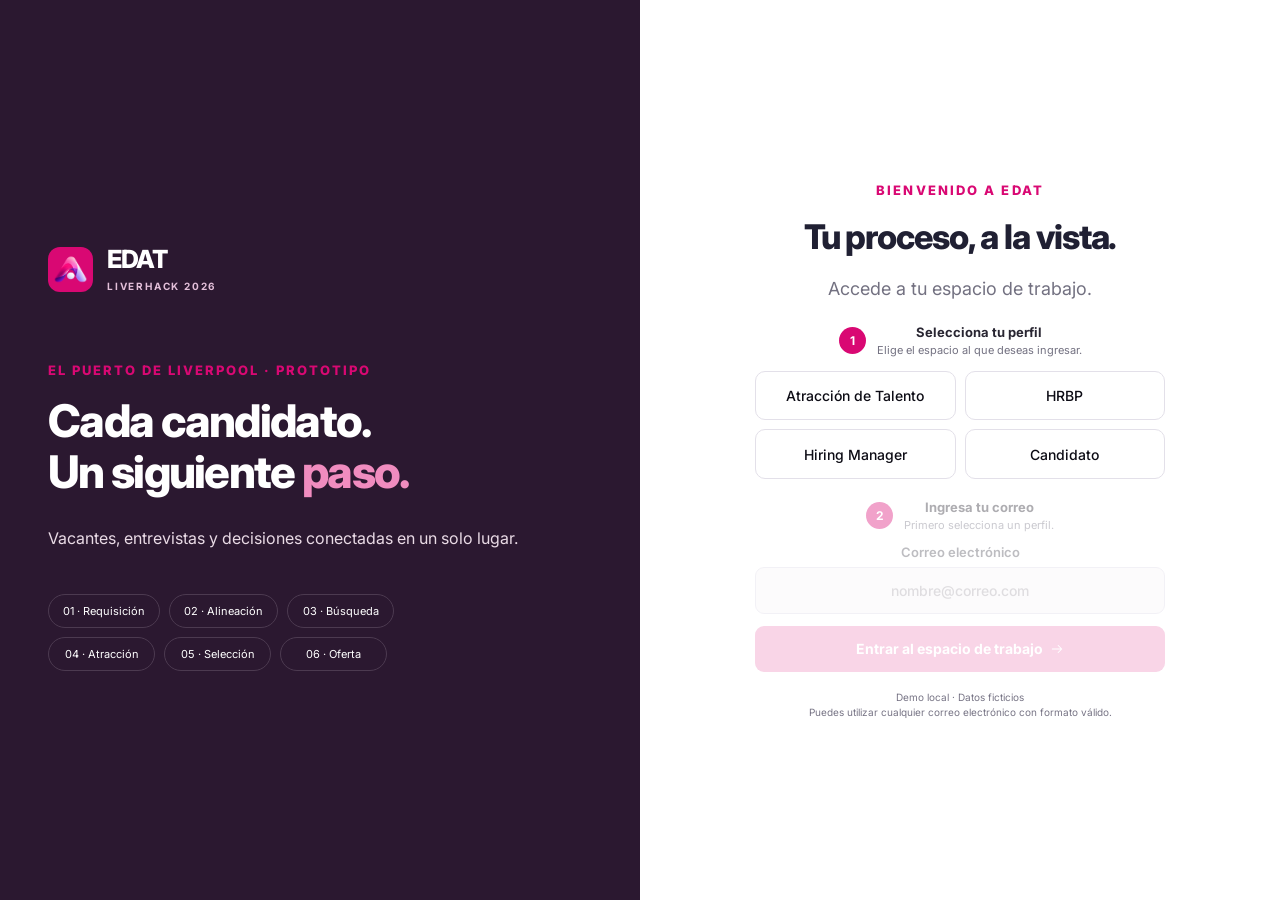
<file: index.html>
<!DOCTYPE html>
<html lang="es">

<head>

    <meta charset="UTF-8">

    <meta name="viewport" content="width=device-width, initial-scale=1.0">

    <title>
        EDAT | Iniciar sesión
    </title>

    <link rel="preconnect" href="https://fonts.googleapis.com">

    <link rel="preconnect" href="https://fonts.gstatic.com" crossorigin>

    <link href="https://fonts.googleapis.com/css2?family=Inter:wght@400;500;600;700;800&display=swap" rel="stylesheet">

    <link rel="stylesheet" href="css/login.css">

    <script src="js/login.js" defer></script>

</head>

<body>

    <main class="login-page">

        <section class="login-brand">

            <div class="brand-logo">

                <div class="brand-logo-box">
                    <img src="recursos/Logo EDAT.png" alt="EDAT">
                </div>

                <div class="brand-logo-text">

                    <strong>
                        EDAT
                    </strong>

                    <span>
                        LIVERHACK 2026
                    </span>

                </div>

            </div>

            <div class="brand-content">

                <span class="brand-eyebrow">

                    EL PUERTO DE LIVERPOOL · PROTOTIPO

                </span>

                <h1>

                    Cada candidato.

                    <br>

                    Un siguiente

                    <span>
                        paso.
                    </span>

                </h1>

                <p>

                    Vacantes, entrevistas y decisiones
                    conectadas en un solo lugar.

                </p>

            </div>

            <div class="brand-stages">

                <span>
                    01 · Requisición
                </span>

                <span>
                    02 · Alineación
                </span>

                <span>
                    03 · Búsqueda
                </span>

                <span>
                    04 · Atracción
                </span>

                <span>
                    05 · Selección
                </span>

                <span>
                    06 · Oferta
                </span>

            </div>

        </section>

        <section class="login-form-side">

            <div class="login-container">

                <header class="login-header">

                    <span class="login-eyebrow">

                        BIENVENIDO A EDAT

                    </span>

                    <h2>

                        Tu proceso, a la vista.

                    </h2>

                    <p>

                        Accede a tu espacio de trabajo.

                    </p>

                </header>

                <section id="stepOne" class="login-step">

                    <div class="step-heading">

                        <span class="step-number">
                            1
                        </span>

                        <div>

                            <strong>
                                Selecciona tu perfil
                            </strong>

                            <p>
                                Elige el espacio al que deseas ingresar.
                            </p>

                        </div>

                    </div>

                    <div class="role-grid">

                        <button class="role-button" type="button" data-role="recruiter">

                            Atracción de Talento

                        </button>

                        <button class="role-button" type="button" data-role="hrbp">

                            HRBP

                        </button>

                        <button class="role-button" type="button" data-role="manager">

                            Hiring Manager

                        </button>

                        <button class="role-button" type="button" data-role="candidate">

                            Candidato

                        </button>

                    </div>

                </section>

                <section id="stepTwo" class="login-step step-two disabled-step">

                    <div class="step-heading">

                        <span class="step-number">
                            2
                        </span>

                        <div>

                            <strong>
                                Ingresa tu correo
                            </strong>

                            <p id="selectedRoleText">
                                Primero selecciona un perfil.
                            </p>

                        </div>

                    </div>

                    <form id="loginForm" class="login-form" novalidate>

                        <div class="form-group">

                            <label for="email">

                                Correo electrónico

                            </label>

                            <input id="email" name="email" type="email" placeholder="nombre@correo.com"
                                autocomplete="email" disabled required>

                        </div>

                        <p id="loginMessage" class="login-message">
                        </p>

                        <button id="loginButton" class="login-button" type="submit" disabled>

                            Entrar al espacio de trabajo

                            <span>
                                <svg class="talento-icon" xmlns="http://www.w3.org/2000/svg" viewBox="0 0 24 24" fill="none" stroke="currentColor" stroke-width="1.8" stroke-linecap="round" stroke-linejoin="round" aria-hidden="true" focusable="false"><path d="M4 12h16m-6-6 6 6-6 6"/></svg>
                            </span>

                        </button>

                    </form>

                </section>

                <div class="demo-info">

                    <p>
                        Demo local · Datos ficticios
                    </p>

                    <p>
                        Puedes utilizar cualquier correo electrónico
                        con formato válido.
                    </p>

                </div>

            </div>

        </section>

    </main>

</body>

</html>
</file>
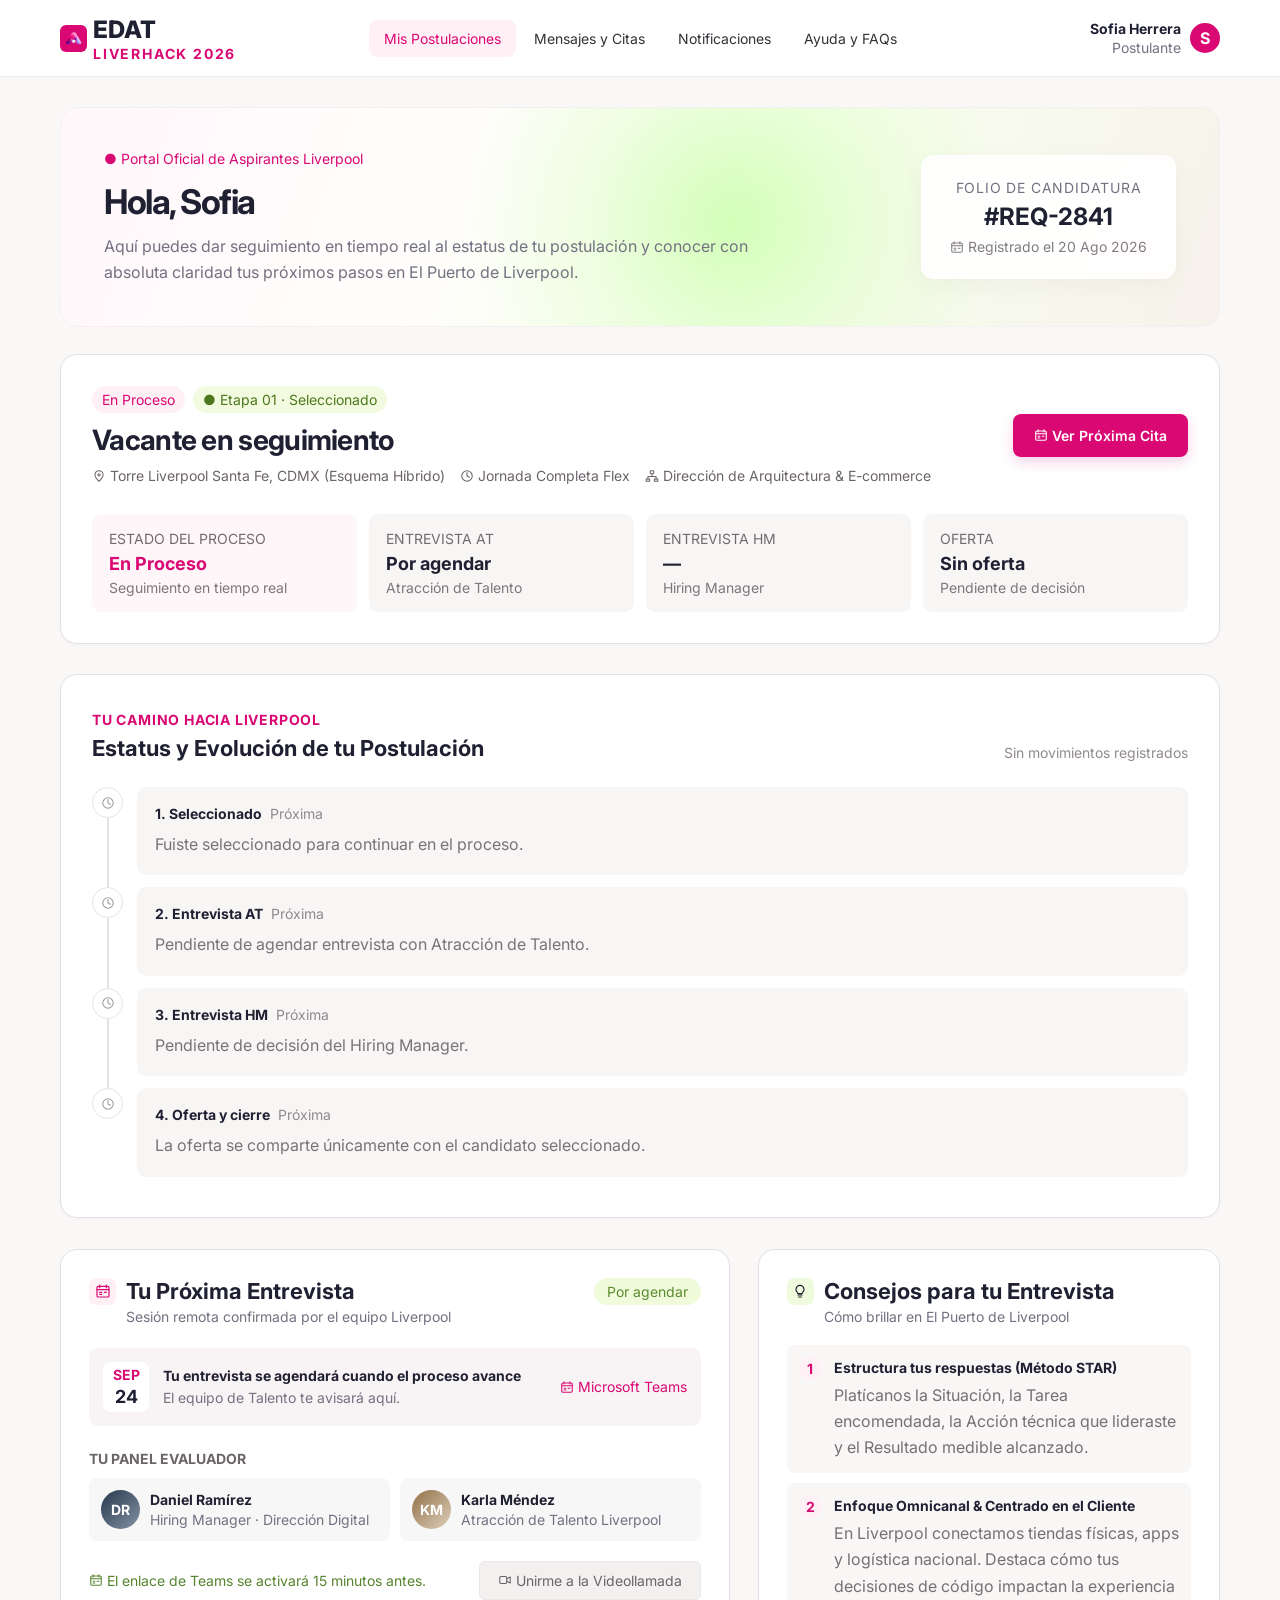
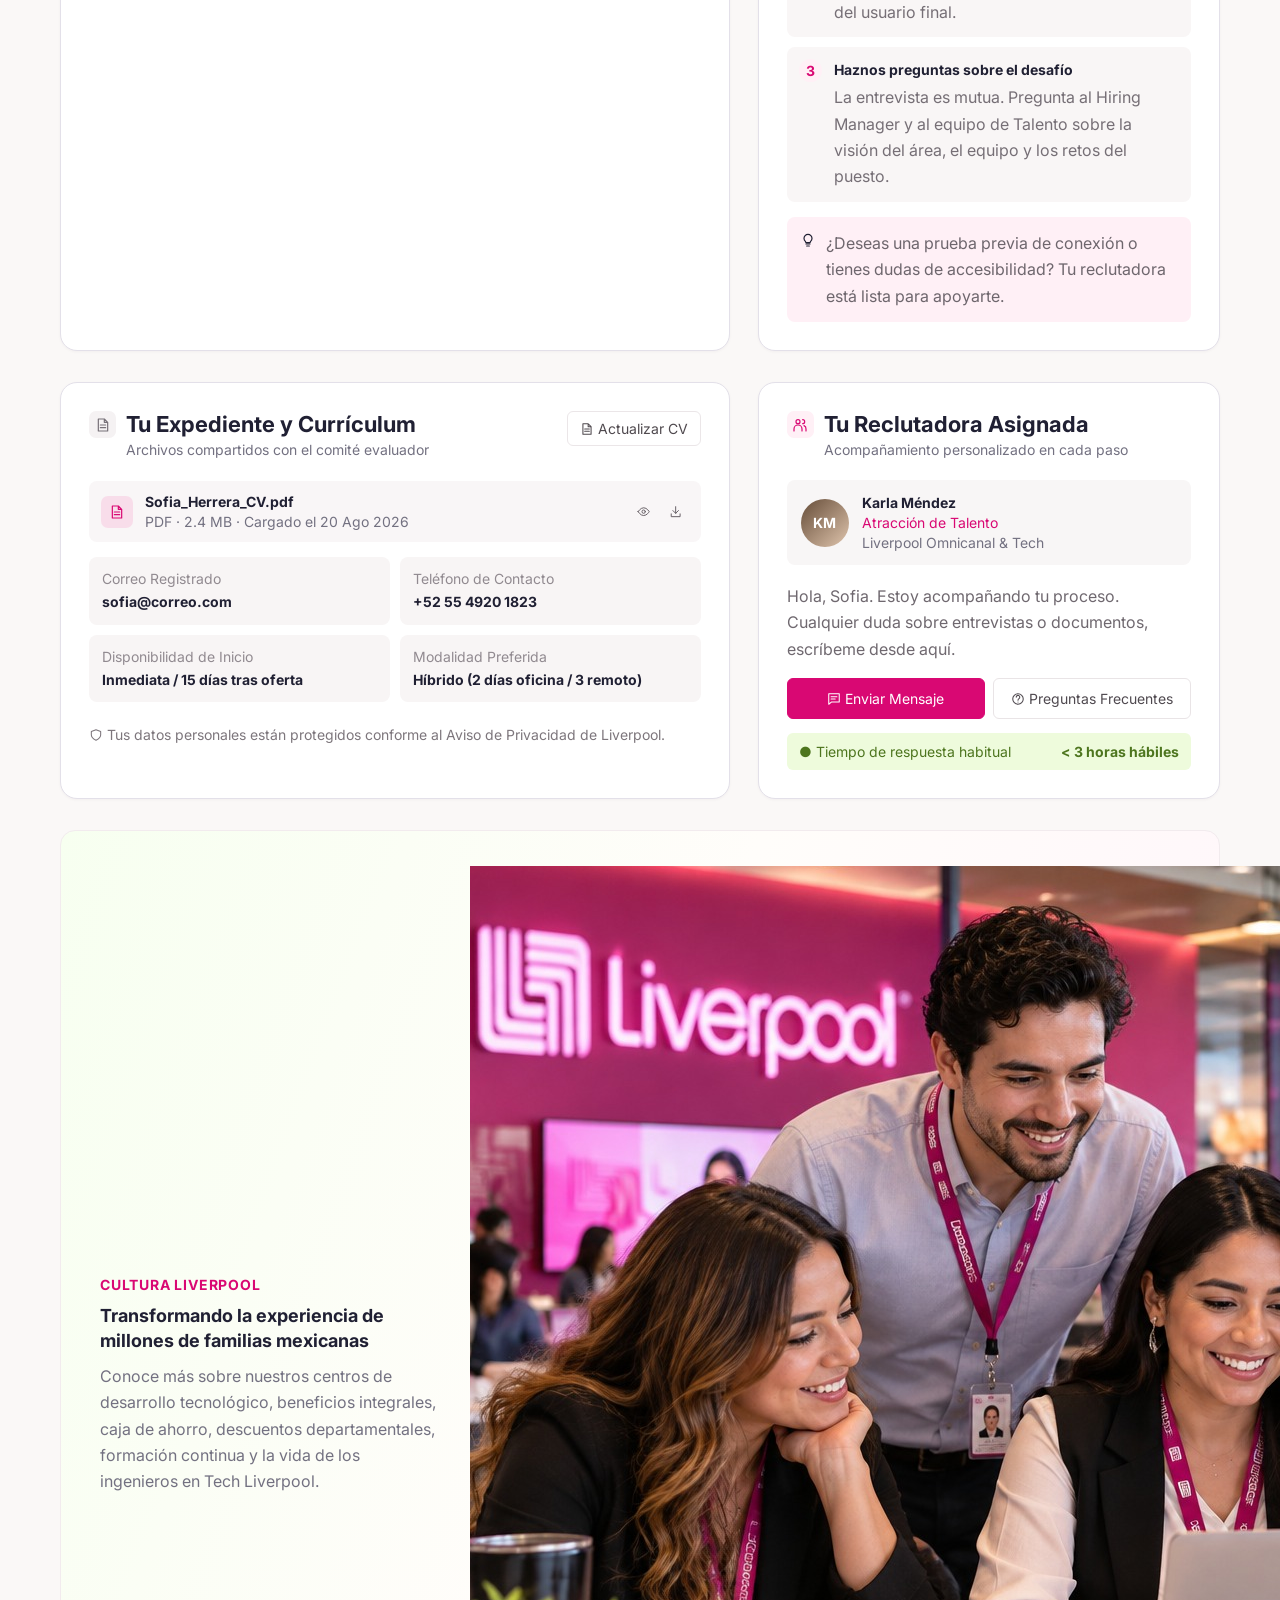
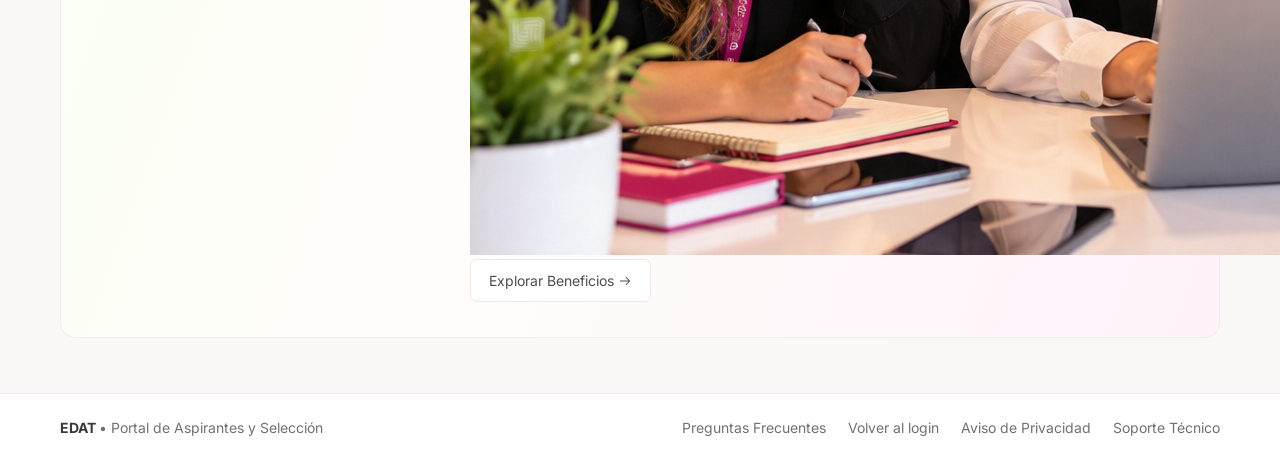
<file: html/candidato.html>
<!DOCTYPE html>
<html lang="es">

<head>
    <meta charset="UTF-8">

    <meta
        name="viewport"
        content="width=device-width, initial-scale=1.0"
    >

    <title>
        EDAT | Mi Postulación
    </title>

    <link
        rel="preconnect"
        href="https://fonts.googleapis.com"
    >

    <link
        rel="preconnect"
        href="https://fonts.gstatic.com"
        crossorigin
    >

    <link
        href="https://fonts.googleapis.com/css2?family=Inter:wght@400;500;600;700;800&display=swap"
        rel="stylesheet"
    >

    <link
        rel="stylesheet"
        href="../css/candidato.css"
    >

    <script
        src="../js/candidatos-db.js"
        defer
    ></script>

    <script
        src="../js/edat-flow.js"
        defer
    ></script>

    <script
        src="../js/candidato.js"
        defer
    ></script>
</head>

<body class="edat-candidate-page">

    <header class="topbar">

        <div class="topbar-inner">

            <div class="brand-group">

                <div class="puerto-brand">

                    <div class="puerto-icon"><img class="talento-logo-image" src="../recursos/Logo%20EDAT.png" alt="EDAT"></div>

                    <div class="puerto-copy">
                        <strong>
                            EDAT
                        </strong>

                        <span>
                            LIVERHACK 2026
                        </span>
                    </div>

                </div>

            </div>

            <nav class="main-nav">

                <button
                    class="nav-link active"
                    type="button"
                >
                    Mis Postulaciones
                </button>

                <button
                    class="nav-link"
                    type="button"
                    id="messagesNav"
                >
                    Mensajes y Citas
                </button>

                <button
                    class="nav-link"
                    type="button"
                    id="noticesNav"
                >
                    Notificaciones
                    <span id="noticesBadge" hidden>0</span>
                </button>

                <button
                    class="nav-link"
                    type="button"
                    id="faqNav"
                >
                    Ayuda y FAQs
                </button>

            </nav>

            <div class="nav-user">

                <div class="nav-user-copy">

                    <strong id="navCandidateName">
                        Sofía Valdés
                    </strong>

                    <span>
                        Postulante
                    </span>

                </div>

                <button class="nav-avatar" id="navAvatar" type="button" aria-label="Opciones de sesión" aria-expanded="false" aria-controls="edatAccountPanel">
                    S
                </button>

                <div class="edat-account-panel" id="edatAccountPanel" hidden><button
                    class="nav-link"
                    type="button"
                    id="exitButton"
                >Cerrar sesión</button></div>

            </div>

        </div>

    </header>

    <main class="page-container">

        <section class="welcome-card">

            <div class="welcome-copy">

                <span class="welcome-label">
                    ● Portal Oficial de Aspirantes Liverpool
                </span>

                <h1>
                    Hola,
                    <span id="candidateFirstName">
                        Sofía
                    </span>
                    
                </h1>

                <p>
                    Aquí puedes dar seguimiento en tiempo real al
                    estatus de tu postulación y conocer con absoluta
                    claridad tus próximos pasos en El Puerto de Liverpool.
                </p>

            </div>

            <div class="folio-card">

                <span>
                    FOLIO DE CANDIDATURA
                </span>

                <strong id="candidateFolio">
                    #REQ-2841
                </strong>

                <small>
                    <svg class="talento-icon" xmlns="http://www.w3.org/2000/svg" viewBox="0 0 24 24" fill="none" stroke="currentColor" stroke-width="1.8" stroke-linecap="round" stroke-linejoin="round" aria-hidden="true" focusable="false"><rect x="3" y="5" width="18" height="16" rx="2"/><path d="M7 3v4M17 3v4M3 10h18M7 14h3M14 14h3M7 17h3"/></svg> Registrado el 20 Ago 2026
                </small>

            </div>

        </section>

        <section class="job-card">

            <div class="job-header">

                <div>

                    <div class="job-badges">

                        <span class="pill pink-soft" id="jobStatusPill">
                            En Proceso
                        </span>

                        <span class="pill green-soft" id="jobStagePill">
                            ● Etapa 01 · Requisición
                        </span>

                    </div>

                    <h2 id="jobTitle">
                        Lead Fullstack Engineer Omnicanal
                    </h2>

                    <div class="job-metadata">

                        <span>
                            <svg class="talento-icon" xmlns="http://www.w3.org/2000/svg" viewBox="0 0 24 24" fill="none" stroke="currentColor" stroke-width="1.8" stroke-linecap="round" stroke-linejoin="round" aria-hidden="true" focusable="false"><path d="M19 10c0 5-7 11-7 11S5 15 5 10a7 7 0 1 1 14 0Z"/><circle cx="12" cy="10" r="2"/></svg> Torre Liverpool Santa Fe, CDMX
                            (Esquema Híbrido)
                        </span>

                        <span>
                            <svg class="talento-icon" xmlns="http://www.w3.org/2000/svg" viewBox="0 0 24 24" fill="none" stroke="currentColor" stroke-width="1.8" stroke-linecap="round" stroke-linejoin="round" aria-hidden="true" focusable="false"><circle cx="12" cy="12" r="9"/><path d="M12 6v6l4 2"/></svg> Jornada Completa Flex
                        </span>

                        <span>
                            <svg class="talento-icon" xmlns="http://www.w3.org/2000/svg" viewBox="0 0 24 24" fill="none" stroke="currentColor" stroke-width="1.8" stroke-linecap="round" stroke-linejoin="round" aria-hidden="true" focusable="false"><rect x="9" y="3" width="6" height="5" rx="1"/><path d="M12 8v5M5 17v-4h14v4"/><rect x="2" y="17" width="6" height="4"/><rect x="16" y="17" width="6" height="4"/></svg> Dirección de Arquitectura & E-commerce
                        </span>

                    </div>

                </div>

                <button
                    class="primary-small-button"
                    type="button"
                    id="nextAppointmentButton"
                >
                    <svg class="talento-icon" xmlns="http://www.w3.org/2000/svg" viewBox="0 0 24 24" fill="none" stroke="currentColor" stroke-width="1.8" stroke-linecap="round" stroke-linejoin="round" aria-hidden="true" focusable="false"><rect x="3" y="5" width="18" height="16" rx="2"/><path d="M7 3v4M17 3v4M3 10h18M7 14h3M14 14h3M7 17h3"/></svg> Ver Próxima Cita
                </button>

            </div>

            <div class="job-stats" id="jobStats">
            </div>

        </section>

        <section class="timeline-card">

            <div class="section-heading timeline-heading">

                <div>

                    <span class="eyebrow">
                        TU CAMINO HACIA LIVERPOOL
                    </span>

                    <h2>
                        Estatus y Evolución de tu Postulación
                    </h2>

                </div>

                <span class="last-update" id="lastUpdate">
                    Sin movimientos registrados
                </span>

            </div>

            <div class="timeline" id="candidateTimeline">
            </div>

        </section>

        <section class="content-card" id="offerSection" hidden>

            <div class="card-title-row">

                <div class="title-with-icon">

                    <span class="pink-icon">
                        <svg class="talento-icon" xmlns="http://www.w3.org/2000/svg" viewBox="0 0 24 24" fill="none" stroke="currentColor" stroke-width="1.8" stroke-linecap="round" stroke-linejoin="round" aria-hidden="true" focusable="false"><path d="M14 3H5v18h14V8ZM14 3v5h5M8 12h8M8 16h8"/></svg>
                    </span>

                    <div>
                        <h2>
                            Tu Oferta Liverpool
                        </h2>

                        <p id="offerSubtitle">
                            Revisa la propuesta y confirma tu disponibilidad de ingreso.
                        </p>
                    </div>

                </div>

                <span class="confirmed-pill" id="offerPill">
                    Oferta recibida
                </span>

            </div>

            <div class="candidate-info-grid" id="offerDetail">
            </div>

            <div class="recruiter-actions" id="offerActions">
            </div>

        </section>

        <div class="two-column-layout">

            <section
                class="content-card"
                id="interviewSection"
            >

                <div class="card-title-row">

                    <div class="title-with-icon">

                        <span class="pink-icon">
                            <svg class="talento-icon" xmlns="http://www.w3.org/2000/svg" viewBox="0 0 24 24" fill="none" stroke="currentColor" stroke-width="1.8" stroke-linecap="round" stroke-linejoin="round" aria-hidden="true" focusable="false"><rect x="3" y="5" width="18" height="16" rx="2"/><path d="M7 3v4M17 3v4M3 10h18M7 14h3M14 14h3M7 17h3"/></svg>
                        </span>

                        <div>
                            <h2>
                                Tu Próxima Entrevista
                            </h2>

                            <p>
                                Sesión remota confirmada por el equipo Liverpool
                            </p>
                        </div>

                    </div>

                    <span class="confirmed-pill" id="interviewPill">
                        Confirmada
                    </span>

                </div>

                <div class="interview-date-card">

                    <div class="calendar-box">

                        <span id="interviewMonth">
                            SEP
                        </span>

                        <strong id="interviewDay">
                            24
                        </strong>

                    </div>

                    <div class="interview-time">

                        <strong id="interviewDate">
                            Jueves, 24 de Septiembre 2026
                        </strong>

                        <span id="interviewHour">
                            11:00 AM – 12:15 PM CST (75 minutos)
                        </span>

                    </div>

                    <span class="teams-label">
                        <svg class="talento-icon" xmlns="http://www.w3.org/2000/svg" viewBox="0 0 24 24" fill="none" stroke="currentColor" stroke-width="1.8" stroke-linecap="round" stroke-linejoin="round" aria-hidden="true" focusable="false"><rect x="3" y="5" width="18" height="16" rx="2"/><path d="M7 3v4M17 3v4M3 10h18M7 14h3M14 14h3M7 17h3"/></svg> Microsoft Teams
                    </span>

                </div>

                <span class="small-section-label">
                    TU PANEL EVALUADOR
                </span>

                <div class="evaluators">

                    <article class="evaluator-card">

                        <div class="person-avatar avatar-roberto">
                            DR
                        </div>

                        <div>
                            <strong>
                                Daniel Ramírez
                            </strong>

                            <span>
                                Hiring Manager · Dirección Digital
                            </span>
                        </div>

                    </article>

                    <article class="evaluator-card">

                        <div class="person-avatar avatar-mariana">
                            KM
                        </div>

                        <div>
                            <strong>
                                Karla Méndez
                            </strong>

                            <span>
                                Atracción de Talento Liverpool
                            </span>
                        </div>

                    </article>

                </div>

                <div class="interview-bottom">

                    <span>
                        <svg class="talento-icon" xmlns="http://www.w3.org/2000/svg" viewBox="0 0 24 24" fill="none" stroke="currentColor" stroke-width="1.8" stroke-linecap="round" stroke-linejoin="round" aria-hidden="true" focusable="false"><rect x="3" y="5" width="18" height="16" rx="2"/><path d="M7 3v4M17 3v4M3 10h18M7 14h3M14 14h3M7 17h3"/></svg> El enlace de Teams se activará
                        15 minutos antes.
                    </span>

                    <button
                        class="disabled-meeting-button"
                        type="button"
                        id="joinMeetingButton"
                    >
                        <svg class="talento-icon" xmlns="http://www.w3.org/2000/svg" viewBox="0 0 24 24" fill="none" stroke="currentColor" stroke-width="1.8" stroke-linecap="round" stroke-linejoin="round" aria-hidden="true" focusable="false"><rect x="3" y="6" width="12" height="12" rx="2"/><path d="m15 10 6-3v10l-6-3"/></svg> Unirme a la Videollamada
                    </button>

                </div>

            </section>

            <section
                class="content-card tips-card"
                id="tipsSection"
            >

                <div class="card-title-row">

                    <div class="title-with-icon">

                        <span class="green-icon">
                            <svg class="talento-icon" xmlns="http://www.w3.org/2000/svg" viewBox="0 0 24 24" fill="none" stroke="currentColor" stroke-width="1.8" stroke-linecap="round" stroke-linejoin="round" aria-hidden="true" focusable="false"><path d="M9 18h6M10 21h4M8 14a6 6 0 1 1 8 0l-1 2H9Z"/></svg>
                        </span>

                        <div>
                            <h2>
                                Consejos para tu Entrevista
                            </h2>

                            <p>
                                Cómo brillar en El Puerto de Liverpool
                            </p>
                        </div>

                    </div>

                </div>

                <div class="tips-list">

                    <article class="tip-item">

                        <span class="tip-number">
                            1
                        </span>

                        <div>
                            <strong>
                                Estructura tus respuestas (Método STAR)
                            </strong>

                            <p>
                                Platícanos la Situación, la Tarea encomendada,
                                la Acción técnica que lideraste y el Resultado
                                medible alcanzado.
                            </p>
                        </div>

                    </article>

                    <article class="tip-item">

                        <span class="tip-number">
                            2
                        </span>

                        <div>
                            <strong>
                                Enfoque Omnicanal & Centrado en el Cliente
                            </strong>

                            <p>
                                En Liverpool conectamos tiendas físicas, apps
                                y logística nacional. Destaca cómo tus decisiones
                                de código impactan la experiencia del usuario final.
                            </p>
                        </div>

                    </article>

                    <article class="tip-item">

                        <span class="tip-number">
                            3
                        </span>

                        <div>
                            <strong>
                                Haznos preguntas sobre el desafío
                            </strong>

                            <p>
                                La entrevista es mutua. Pregunta al Hiring Manager
                                y al equipo de Talento sobre la visión del área,
                                el equipo y los retos del puesto.
                            </p>
                        </div>

                    </article>

                </div>

                <div class="tip-footer">

                    <span>
                        <svg class="talento-icon" xmlns="http://www.w3.org/2000/svg" viewBox="0 0 24 24" fill="none" stroke="currentColor" stroke-width="1.8" stroke-linecap="round" stroke-linejoin="round" aria-hidden="true" focusable="false"><path d="M9 18h6M10 21h4M8 14a6 6 0 1 1 8 0l-1 2H9Z"/></svg>
                    </span>

                    <p>
                        ¿Deseas una prueba previa de conexión o tienes dudas
                        de accesibilidad? Tu reclutadora está lista para apoyarte.
                    </p>

                </div>

            </section>

        </div>

        <div class="two-column-layout lower-layout">

            <section class="content-card resume-card">

                <div class="card-title-row">

                    <div class="title-with-icon">

                        <span class="gray-icon">
                            <svg class="talento-icon" xmlns="http://www.w3.org/2000/svg" viewBox="0 0 24 24" fill="none" stroke="currentColor" stroke-width="1.8" stroke-linecap="round" stroke-linejoin="round" aria-hidden="true" focusable="false"><path d="M14 3H5v18h14V8ZM14 3v5h5M8 12h8M8 16h8"/></svg>
                        </span>

                        <div>
                            <h2>
                                Tu Expediente y Currículum
                            </h2>

                            <p>
                                Archivos compartidos con el comité evaluador
                            </p>
                        </div>

                    </div>

                    <button
                        class="update-cv-button"
                        type="button"
                        id="updateCvButton"
                    >
                        <svg class="talento-icon" xmlns="http://www.w3.org/2000/svg" viewBox="0 0 24 24" fill="none" stroke="currentColor" stroke-width="1.8" stroke-linecap="round" stroke-linejoin="round" aria-hidden="true" focusable="false"><path d="M14 3H5v18h14V8ZM14 3v5h5M8 12h8M8 16h8"/></svg> Actualizar CV
                    </button>

                    <input
                        type="file"
                        id="cvInput"
                        accept=".pdf"
                        hidden
                    >

                </div>

                <div class="file-row">

                    <span class="file-icon">
                        <svg class="talento-icon" xmlns="http://www.w3.org/2000/svg" viewBox="0 0 24 24" fill="none" stroke="currentColor" stroke-width="1.8" stroke-linecap="round" stroke-linejoin="round" aria-hidden="true" focusable="false"><path d="M14 3H5v18h14V8ZM14 3v5h5M8 12h8M8 16h8"/></svg>
                    </span>

                    <div class="file-copy">

                        <strong id="cvFileName">
                            Sofia_Valdes_Lead_Architect_CV.pdf
                        </strong>

                        <span>
                            PDF · 2.4 MB · Cargado el 20 Ago 2026
                        </span>

                    </div>

                    <div class="file-actions">

                        <button
                            type="button"
                            id="previewCvButton"
                            title="Vista previa"
                        >
                            <svg class="talento-icon" xmlns="http://www.w3.org/2000/svg" viewBox="0 0 24 24" fill="none" stroke="currentColor" stroke-width="1.8" stroke-linecap="round" stroke-linejoin="round" aria-hidden="true" focusable="false"><path d="M2 12s4-7 10-7 10 7 10 7-4 7-10 7S2 12 2 12Z"/><circle cx="12" cy="12" r="3"/></svg>
                        </button>

                        <button
                            type="button"
                            id="downloadCvButton"
                            title="Descargar"
                        >
                            <svg class="talento-icon" xmlns="http://www.w3.org/2000/svg" viewBox="0 0 24 24" fill="none" stroke="currentColor" stroke-width="1.8" stroke-linecap="round" stroke-linejoin="round" aria-hidden="true" focusable="false"><path d="M12 3v12m-5-5 5 5 5-5M4 16v5h16v-5"/></svg>
                        </button>

                    </div>

                </div>

                <div class="candidate-info-grid">

                    <article>

                        <span>
                            Correo Registrado
                        </span>

                        <strong id="candidateEmail">
                            sofia.valdes@techmail.com
                        </strong>

                    </article>

                    <article>

                        <span>
                            Teléfono de Contacto
                        </span>

                        <strong>
                            +52 55 4920 1823
                        </strong>

                    </article>

                    <article>

                        <span>
                            Disponibilidad de Inicio
                        </span>

                        <strong>
                            Inmediata / 15 días tras oferta
                        </strong>

                    </article>

                    <article>

                        <span>
                            Modalidad Preferida
                        </span>

                        <strong>
                            Híbrido (2 días oficina / 3 remoto)
                        </strong>

                    </article>

                </div>

                <p class="privacy-note">
                    <svg class="talento-icon" xmlns="http://www.w3.org/2000/svg" viewBox="0 0 24 24" fill="none" stroke="currentColor" stroke-width="1.8" stroke-linecap="round" stroke-linejoin="round" aria-hidden="true" focusable="false"><path d="m12 3 8 3v6c0 5-8 9-8 9s-8-4-8-9V6Z"/></svg> Tus datos personales están protegidos conforme
                    al Aviso de Privacidad de Liverpool.
                </p>

            </section>

            <section
                class="content-card recruiter-card"
                id="recruiterSection"
            >

                <div class="card-title-row">

                    <div class="title-with-icon">

                        <span class="pink-icon"><svg class="talento-icon" xmlns="http://www.w3.org/2000/svg" viewBox="0 0 24 24" fill="none" stroke="currentColor" stroke-width="1.8" stroke-linecap="round" stroke-linejoin="round" aria-hidden="true" focusable="false"><circle cx="9" cy="7" r="3"/><path d="M3 21v-3a6 6 0 0 1 12 0v3M16 4a3 3 0 0 1 0 6M18 13a5 5 0 0 1 3 5v3"/></svg>
                        </span>

                        <div>
                            <h2>
                                Tu Reclutadora Asignada
                            </h2>

                            <p>
                                Acompañamiento personalizado en cada paso
                            </p>
                        </div>

                    </div>

                </div>

                <div class="recruiter-profile">

                    <div class="recruiter-avatar">
                        KM
                    </div>

                    <div>

                        <strong>
                            Karla Méndez
                        </strong>

                        <span class="recruiter-role">
                            Atracción de Talento
                        </span>

                        <small>
                            Liverpool Omnicanal & Tech
                        </small>

                    </div>

                </div>

                <p class="recruiter-message" id="recruiterMessage">
                </p>

                <div class="recruiter-actions">

                    <button
                        class="pink-action"
                        type="button"
                        id="sendMessageButton"
                    >
                        <svg class="talento-icon" xmlns="http://www.w3.org/2000/svg" viewBox="0 0 24 24" fill="none" stroke="currentColor" stroke-width="1.8" stroke-linecap="round" stroke-linejoin="round" aria-hidden="true" focusable="false"><path d="M3 3h18v14H8l-5 4ZM7 8h10M7 12h7"/></svg> Enviar Mensaje
                    </button>

                    <button
                        class="secondary-action"
                        type="button"
                        id="questionsButton"
                    >
                        <svg class="talento-icon" xmlns="http://www.w3.org/2000/svg" viewBox="0 0 24 24" fill="none" stroke="currentColor" stroke-width="1.8" stroke-linecap="round" stroke-linejoin="round" aria-hidden="true" focusable="false"><circle cx="12" cy="12" r="9"/><path d="M9 9a3 3 0 1 1 5 2c-2 1-2 2-2 3M12 17h.01"/></svg> Preguntas Frecuentes
                    </button>

                </div>

                <div class="response-time">

                    <span>
                        ● Tiempo de respuesta habitual
                    </span>

                    <strong>
                        &lt; 3 horas hábiles
                    </strong>

                </div>

            </section>

        </div>

        <section class="culture-card">

            <div class="culture-content">

                <span class="eyebrow">
                    CULTURA LIVERPOOL
                </span>

                <h2>
                    Transformando la experiencia de millones
                    de familias mexicanas
                </h2>

                <p>
                    Conoce más sobre nuestros centros de desarrollo
                    tecnológico, beneficios integrales, caja de ahorro,
                    descuentos departamentales, formación continua y
                    la vida de los ingenieros en Tech Liverpool.
                </p>

            </div>


            <div class="culture-actions">

                <img
                    class="culture-image"
                    src="../recursos/candidato.png"
                    alt="Candidato Liverpool"
                >

                <button
                    type="button"
                    id="benefitsButton"
                >
                    Explorar Beneficios

                    <svg
                        class="talento-icon"
                        xmlns="http://www.w3.org/2000/svg"
                        viewBox="0 0 24 24"
                        fill="none"
                        stroke="currentColor"
                        stroke-width="1.8"
                        stroke-linecap="round"
                        stroke-linejoin="round"
                        aria-hidden="true"
                        focusable="false"
                    >
                        <path d="M4 12h16m-6-6 6 6-6 6"/>
                    </svg>

                </button>

            </div>

        </section>

    </main>

    <footer class="footer">

        <div class="footer-inner">

            <div>
                <strong>
                    EDAT
                </strong>

                <span>
                    • Portal de Aspirantes y Selección
                </span>
            </div>

            <nav>

                <button
                    type="button"
                    id="footerFaqButton"
                >
                    Preguntas Frecuentes
                </button>

                <button type="button" id="footerExitButton">
                    Volver al login
                </button>

                <button type="button">
                    Aviso de Privacidad
                </button>

                <button type="button">
                    Soporte Técnico
                </button>

            </nav>

        </div>

    </footer>

    <div
        class="modal-overlay"
        id="modalOverlay"
    >

        <div class="modal">

            <button
                class="modal-close"
                type="button"
                id="modalClose"
            >
                ×
            </button>

            <div id="modalContent">
            </div>

        </div>

    </div>

    <div
        class="toast"
        id="toast"
    >
    </div>

</body>

</html>
</file>
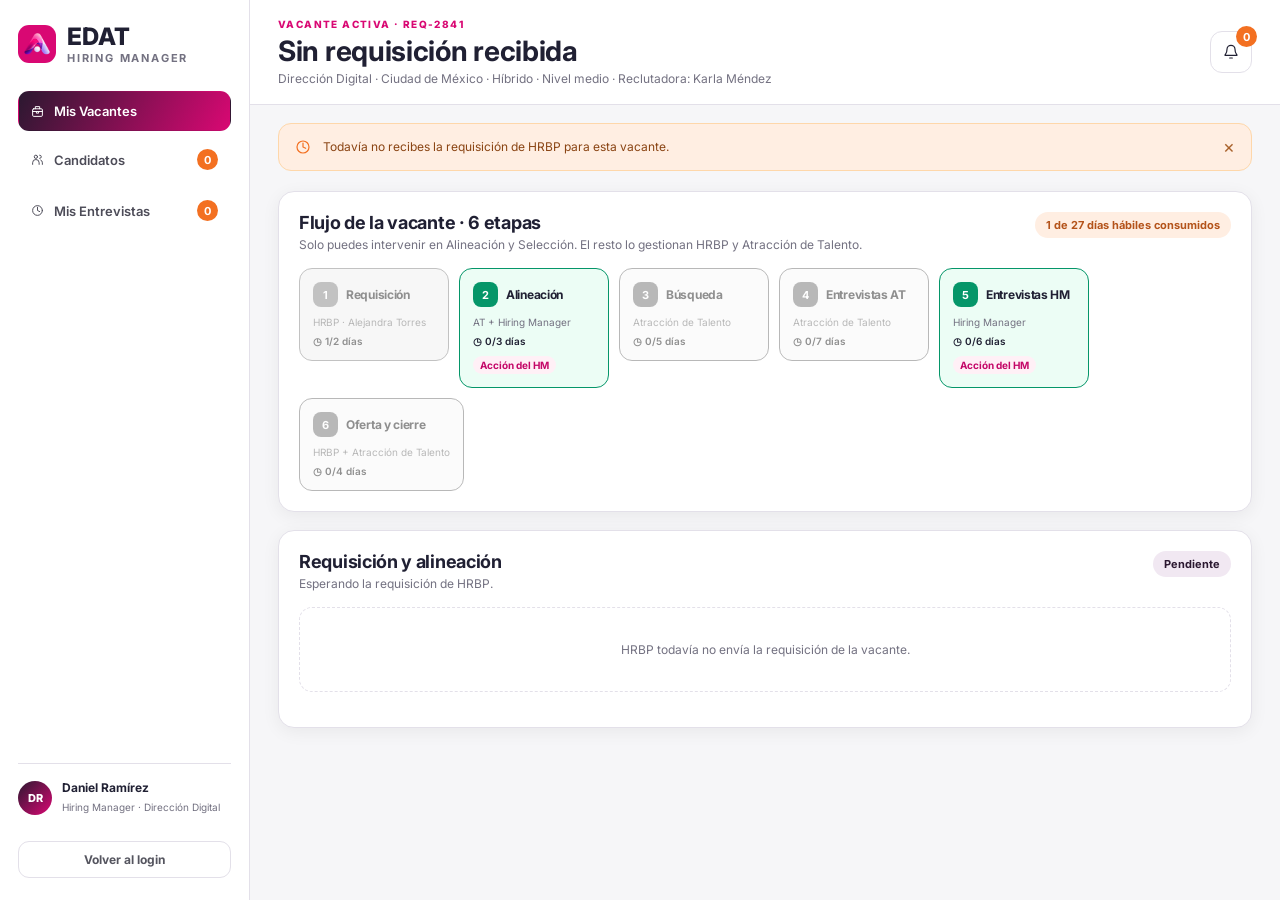
<file: html/hiring-manager.html>
<!DOCTYPE html>
<html lang="es">

<head>

    <meta charset="UTF-8">
    <meta name="viewport" content="width=device-width, initial-scale=1.0">

    <title>Hiring Manager (HM) | EDAT</title>

    <link rel="stylesheet" href="../css/hm-styles.css">

    <script src="../js/candidatos-db.js" defer></script>
    <script src="../js/edat-flow.js" defer></script>
    <script src="../js/hm-db.js" defer></script>
    <script src="../js/hm-app.js" defer></script>

    <link rel="preconnect" href="https://fonts.googleapis.com">
    <link rel="preconnect" href="https://fonts.gstatic.com" crossorigin>
    <link href="https://fonts.googleapis.com/css2?family=Inter:wght@400;500;600;700;800&display=swap" rel="stylesheet">
</head>

<body>

    <div class="hm-shell">

        <aside class="hm-sidebar">

            <div class="hm-brand">
                <span class="hm-brand__mark"><img class="talento-logo-image" src="../recursos/Logo%20EDAT.png" alt="EDAT"></span>
                <span class="hm-brand__name">
                    <strong>EDAT</strong>
                    <span>HIRING MANAGER</span>
                </span>
            </div>

            <nav class="hm-nav">

                <button class="hm-nav__link is-active" type="button" data-view="vacantes">
                    <span class="hm-nav__icon"><svg class="talento-icon" xmlns="http://www.w3.org/2000/svg" viewBox="0 0 24 24" fill="none" stroke="currentColor" stroke-width="1.8" stroke-linecap="round" stroke-linejoin="round" aria-hidden="true" focusable="false"><rect x="3" y="7" width="18" height="14" rx="2"/><path d="M8 7V3h8v4M3 12h18M10 12v3h4v-3"/></svg></span>
                    Mis Vacantes
                </button>

                <button class="hm-nav__link" type="button" data-view="candidatos">
                    <span class="hm-nav__icon"><svg class="talento-icon" xmlns="http://www.w3.org/2000/svg" viewBox="0 0 24 24" fill="none" stroke="currentColor" stroke-width="1.8" stroke-linecap="round" stroke-linejoin="round" aria-hidden="true" focusable="false"><circle cx="9" cy="7" r="3"/><path d="M3 21v-3a6 6 0 0 1 12 0v3M16 4a3 3 0 0 1 0 6M18 13a5 5 0 0 1 3 5v3"/></svg></span>
                    Candidatos
                    <span class="hm-badge" id="hm-shortlist-badge">0</span>
                </button>

                <button class="hm-nav__link" type="button" data-view="entrevistas">
                    <span class="hm-nav__icon"><svg class="talento-icon" xmlns="http://www.w3.org/2000/svg" viewBox="0 0 24 24" fill="none" stroke="currentColor" stroke-width="1.8" stroke-linecap="round" stroke-linejoin="round" aria-hidden="true" focusable="false"><circle cx="12" cy="12" r="9"/><path d="M12 6v6l4 2"/></svg></span>
                    Mis Entrevistas
                    <span class="hm-badge" id="hm-pending-badge">0</span>
                </button>

            </nav>

            <div class="hm-sidebar__user">
                <span class="hm-avatar hm-avatar--sm" id="hm-user-initials">DR</span>
                <span>
                    <strong id="hm-user-name">Daniel Ramírez</strong>
                    <small id="hm-user-role">Hiring Manager</small>
                </span>
            </div>

            <button class="hm-button hm-button--ghost" type="button" id="hm-logout">
                Volver al login
            </button>

        </aside>

        <div class="hm-main">

            <header class="hm-topbar">

                <div class="hm-topbar__title">
                    <span class="hm-eyebrow" id="hm-vacancy-folio">VACANTE ACTIVA</span>
                    <h1 id="hm-vacancy-title">Sin requisición recibida</h1>
                    <p id="hm-vacancy-meta"></p>
                </div>

                <div class="hm-topbar__actions">

                    <div class="hm-bell-wrap">

                        <button class="hm-icon-button" type="button" id="hm-bell" aria-label="Notificaciones" aria-expanded="false">
                            <svg class="talento-icon" xmlns="http://www.w3.org/2000/svg" viewBox="0 0 24 24" fill="none" stroke="currentColor" stroke-width="1.8" stroke-linecap="round" stroke-linejoin="round" aria-hidden="true" focusable="false"><path d="M18 8a6 6 0 0 0-12 0c0 7-3 7-3 9h18c0-2-3-2-3-9M10 21h4"/></svg>
                            <span class="hm-badge hm-badge--float" id="hm-alert-count">0</span>
                        </button>

                        <div class="hm-alerts" id="hm-alerts" hidden>
                            <div class="hm-alerts__head">
                                <strong>Notificaciones</strong>
                                <button class="hm-alerts__close" type="button" id="hm-alerts-close">×</button>
                            </div>
                            <div class="hm-alerts__list" id="hm-alerts-list"></div>
                        </div>

                    </div>

                </div>

            </header>

            <div class="hm-banner" id="hm-banner" hidden>
                <span class="hm-banner__icon"><svg class="talento-icon" xmlns="http://www.w3.org/2000/svg" viewBox="0 0 24 24" fill="none" stroke="currentColor" stroke-width="1.8" stroke-linecap="round" stroke-linejoin="round" aria-hidden="true" focusable="false"><circle cx="12" cy="12" r="9"/><path d="M12 6v6l4 2"/></svg></span>
                <p id="hm-banner-text"></p>
                <button class="hm-banner__close" type="button" id="hm-banner-close">×</button>
            </div>

            <main class="hm-content">

                <section class="hm-view" id="hm-view-vacantes">

                    <section class="hm-card">

                        <div class="hm-card__head">
                            <div>
                                <h2>Flujo de la vacante · 6 etapas</h2>
                                <p>Solo puedes intervenir en Alineación y Selección. El resto lo gestionan
                                    HRBP y Atracción de Talento.</p>
                            </div>
                            <span class="hm-pill hm-pill--flame" id="hm-sla-pill"></span>
                        </div>

                        <ol class="hm-timeline" id="hm-timeline"></ol>

                        <div class="hm-stage-panel" id="hm-stage-panel" hidden></div>

                    </section>

                    <section class="hm-card" id="hm-requisicion-card">

                        <div class="hm-card__head">
                            <div>
                                <h2>Requisición y alineación</h2>
                                <p id="hm-requisicion-sub">Esperando la requisición de HRBP.</p>
                            </div>
                            <span class="hm-pill" id="hm-requisicion-pill">Pendiente</span>
                        </div>

                        <div id="hm-requisicion-detalle"></div>

                        <div class="hm-form__actions" id="hm-requisicion-acciones"></div>

                    </section>

                </section>

                <section class="hm-view" id="hm-view-candidatos" hidden>

                    <section class="hm-card" id="hm-shortlist-card">

                        <div class="hm-card__head">
                            <div>
                                <h2>Candidatos evaluados por Atracción de Talento</h2>
                                <p id="hm-shortlist-counter"></p>
                            </div>
                            <span class="hm-pill" id="hm-shortlist-pill"></span>
                        </div>

                        <div class="hm-bento" id="hm-shortlist"></div>

                        <div class="hm-arena" id="hm-arena" hidden></div>

                        <div class="hm-form__actions" id="hm-shortlist-acciones"></div>

                    </section>

                </section>

                <section class="hm-view" id="hm-view-entrevistas" hidden>

                    <section class="hm-card">

                        <div class="hm-card__head">
                            <div>
                                <h2>Mis Entrevistas</h2>
                                <p id="hm-interviews-sub">Sesiones con los candidatos que enviaste a entrevista contigo.</p>
                            </div>
                            <span class="hm-pill" id="hm-interviews-pill"></span>
                        </div>

                        <div class="hm-interviews" id="hm-interviews"></div>

                        <div class="hm-form__actions" id="hm-decision-acciones"></div>

                    </section>

                </section>

            </main>

        </div>

    </div>

    <button class="hm-fab" type="button" id="hm-fab">
        <svg class="talento-icon" xmlns="http://www.w3.org/2000/svg" viewBox="0 0 24 24" fill="none" stroke="currentColor" stroke-width="1.8" stroke-linecap="round" stroke-linejoin="round" aria-hidden="true" focusable="false"><rect x="3" y="5" width="7" height="14" rx="1"/><rect x="14" y="5" width="7" height="14" rx="1"/></svg> Comparar Candidatos
        <span class="hm-fab__count" id="hm-fab-count">0</span>
    </button>

    <div class="hm-overlay" id="hm-overlay"></div>

    <aside class="hm-sheet" id="hm-sheet">

        <header class="hm-sheet__head">

            <span class="hm-avatar" id="hm-sheet-initials"></span>

            <div class="hm-sheet__id">
                <h2 id="hm-sheet-name"></h2>
                <p id="hm-sheet-role"></p>
                <div class="hm-chips" id="hm-sheet-chips"></div>
            </div>

            <button class="hm-sheet__close" type="button" id="hm-sheet-close">×</button>

        </header>

        <div class="hm-sheet__scroll">

            <section class="hm-sheet__section">

                <h3>Currículum</h3>

                <div class="hm-cv">
                    <div class="hm-cv__bar">
                        <span id="hm-cv-file"></span>
                        <span class="hm-cv__tag">Visor PDF</span>
                    </div>
                    <iframe class="hm-cv__frame" id="hm-cv-frame" title="Visor de CV"></iframe>
                </div>

            </section>

            <section class="hm-sheet__section">

                <h3>Evaluación de Atracción de Talento</h3>

                <div id="hm-evaluacion"></div>

            </section>

            <section class="hm-sheet__section">

                <h3>Feedback previo del panel</h3>

                <div class="hm-history" id="hm-history"></div>

            </section>

            <section class="hm-sheet__section">

                <h3>Acciones disponibles</h3>

                <p class="hm-hint" id="hm-hint"></p>

                <div class="hm-form__actions" id="hm-sheet-acciones"></div>

            </section>

        </div>

    </aside>

    <div class="hm-toast" id="hm-toast"></div>

</body>

</html>
</file>
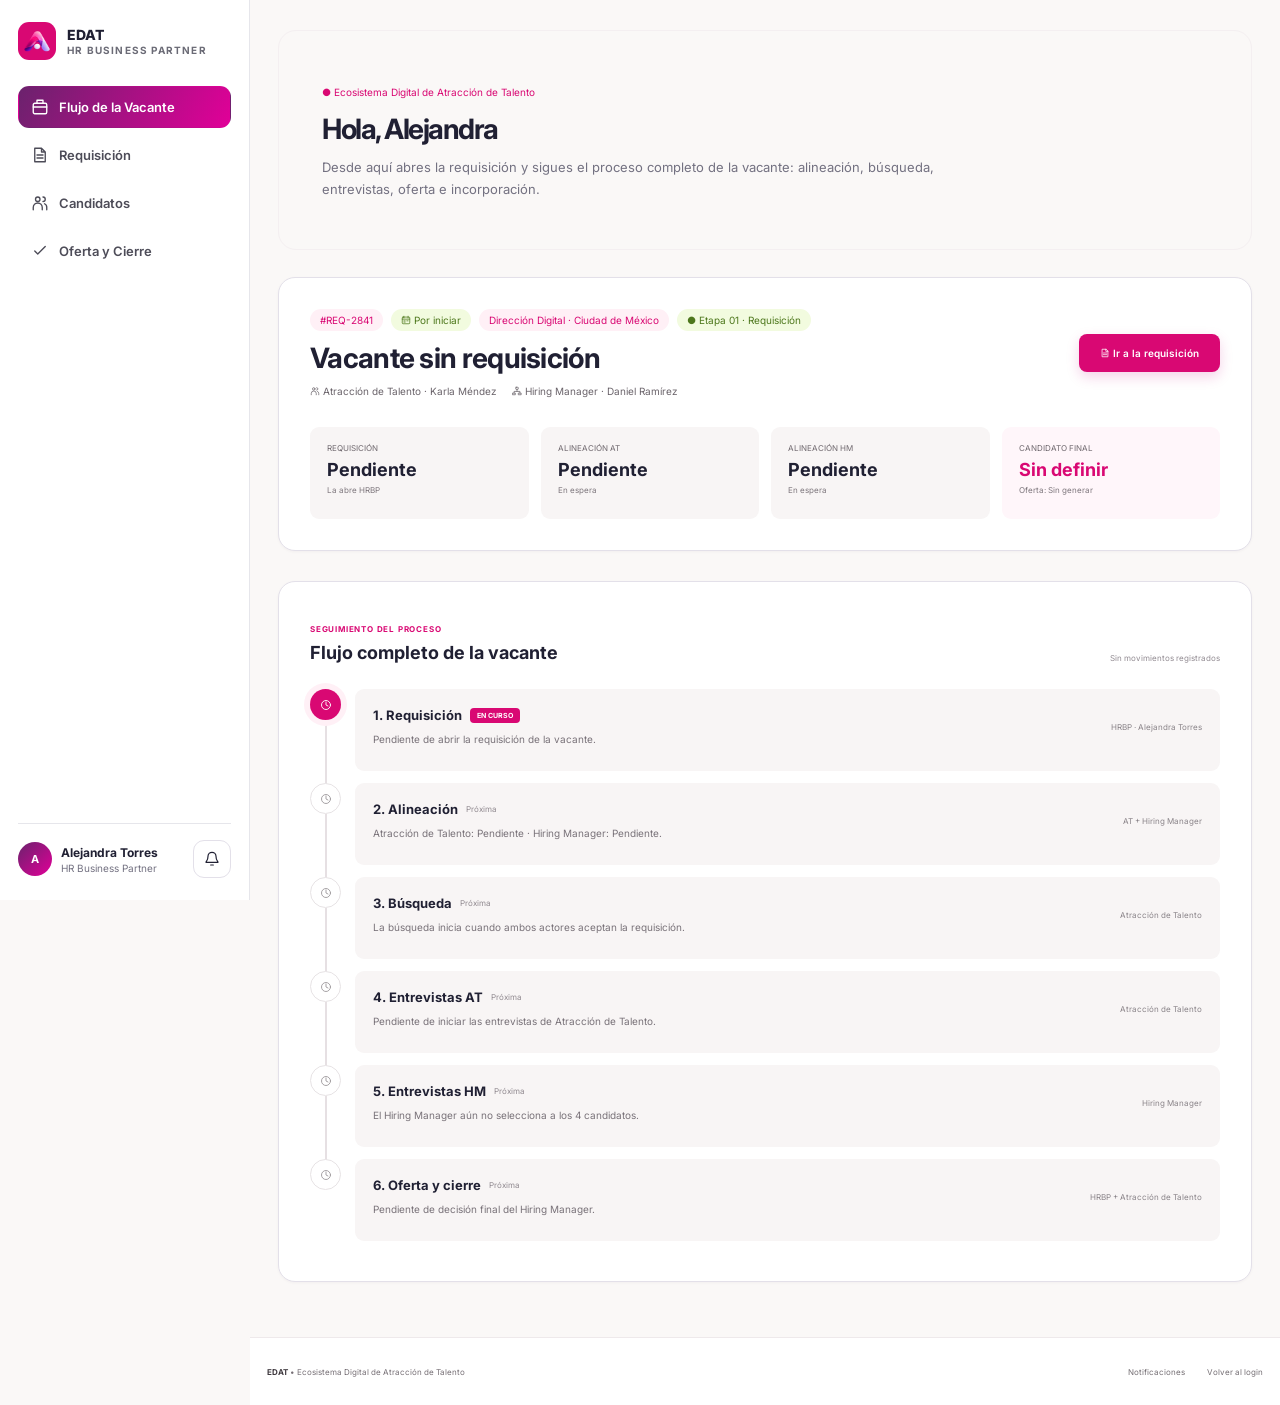
<file: html/hrbp.html>
<!DOCTYPE html>

<html lang="es">

<head>

    <meta charset="UTF-8">

    <meta name="viewport" content="width=device-width, initial-scale=1.0">

    <title>

        EDAT | HRBP

    </title>

    <link rel="preconnect" href="https://fonts.googleapis.com">

    <link rel="preconnect" href="https://fonts.gstatic.com" crossorigin>

    <link href="https://fonts.googleapis.com/css2?family=Inter:wght@400;500;600;700;800&display=swap" rel="stylesheet">

    <link rel="stylesheet" href="../css/hrbp.css">

    <script src="../js/candidatos-db.js" defer></script>

    <script src="../js/edat-flow.js" defer></script>

    <script src="../js/hrbp.js" defer></script>

</head>

<body>

    <aside class="hrbp-sidebar" aria-label="Panel HRBP">

        <div class="hrbp-sidebar-inner">

            <div class="brand-group">

                <div class="puerto-brand">

                    <div class="puerto-icon">

                        <img class="talento-logo-image" src="../recursos/Logo%20EDAT.png" alt="EDAT">

                    </div>

                    <div class="puerto-copy">

                        <strong>

                            EDAT

                        </strong>

                        <span>

                            HR BUSINESS PARTNER

                        </span>

                    </div>

                </div>

            </div>

            <nav class="main-nav" aria-label="Navegación principal">

                <button class="nav-link active" type="button" data-view="flujo">
                    <svg class="talento-icon" viewBox="0 0 24 24" fill="none" stroke="currentColor" stroke-width="1.8" stroke-linecap="round" stroke-linejoin="round" aria-hidden="true"><rect x="3" y="7" width="18" height="14" rx="2"/><path d="M8 7V3h8v4M3 12h18"/></svg>

                    Flujo de la Vacante

                </button>

                <button class="nav-link" type="button" data-view="requisicion">
                    <svg class="talento-icon" viewBox="0 0 24 24" fill="none" stroke="currentColor" stroke-width="1.8" stroke-linecap="round" stroke-linejoin="round" aria-hidden="true"><path d="M14 3H5v18h14V8ZM14 3v5h5M8 12h8M8 16h8"/></svg>

                    Requisición

                </button>

                <button class="nav-link" type="button" data-view="candidatos">
                    <svg class="talento-icon" viewBox="0 0 24 24" fill="none" stroke="currentColor" stroke-width="1.8" stroke-linecap="round" stroke-linejoin="round" aria-hidden="true"><circle cx="9" cy="7" r="3"/><path d="M3 21v-3a6 6 0 0 1 12 0v3M16 4a3 3 0 0 1 0 6M18 13a5 5 0 0 1 3 5v3"/></svg>

                    Candidatos

                </button>

                <button class="nav-link" type="button" data-view="oferta">
                    <svg class="talento-icon" viewBox="0 0 24 24" fill="none" stroke="currentColor" stroke-width="1.8" stroke-linecap="round" stroke-linejoin="round" aria-hidden="true"><path d="m5 12 4 4L19 6"/></svg>

                    Oferta y Cierre

                </button>

            </nav>

            <div class="nav-user">

                <button class="nav-bell" type="button" id="bellButton" title="Notificaciones">

                    <svg class="talento-icon" xmlns="http://www.w3.org/2000/svg" viewBox="0 0 24 24" fill="none" stroke="currentColor" stroke-width="1.8" stroke-linecap="round" stroke-linejoin="round" aria-hidden="true" focusable="false"><path d="M18 8a6 6 0 0 0-12 0c0 7-3 7-3 9h18c0-2-3-2-3-9M10 21h4"/></svg>

                    <span class="nav-bell__count" id="bellCount" hidden>0</span>

                </button>

                <div class="nav-user-copy">

                    <strong>

                        Alejandra Torres

                    </strong>

                    <span id="hrbpEmail">

                        HR Business Partner

                    </span>

                </div>

                <button
                    class="nav-avatar"
                    id="navAvatar"
                    type="button"
                    aria-label="Opciones de sesión"
                    aria-expanded="false"
                    aria-controls="edatAccountPanel"
                >
                    A
                </button>

                <div
                    class="edat-account-panel"
                    id="edatAccountPanel"
                    hidden
                >
                    <button
                        class="edat-account-logout"
                        type="button"
                        id="exitButton"
                    >
                        Cerrar sesión
                    </button>
                </div>

            </div>

        </div>

    </aside>

    <main class="page-container">

        <section class="welcome-card">

            <div class="welcome-copy">

                <span class="welcome-label">

                    ● Ecosistema Digital de Atracción de Talento

                </span>

                <h1>

                    Hola, Alejandra

                </h1>

                <p>

                    Desde aquí abres la requisición y sigues el proceso

                    completo de la vacante: alineación, búsqueda,

                    entrevistas, oferta e incorporación.

                </p>

            </div>

        </section>

        <section class="view" id="view-flujo">

            <section class="job-card">

                <div class="job-header">

                    <div>

                        <div class="job-badges">
                            <span class="pill pink-soft" id="vacancyFolio"></span>
                            <span class="pill green-soft" id="vacancyState"></span>

                            <span class="pill pink-soft" id="vacancyArea">

                                Dirección Digital · Ciudad de México

                            </span>

                            <span class="pill green-soft" id="vacancyStage">

                                ● Etapa 01 · Requisición

                            </span>

                        </div>

                        <h2 id="vacancyTitle">

                            Vacante sin requisición

                        </h2>

                        <div class="job-metadata">

                            <span>

                                <svg class="talento-icon" xmlns="http://www.w3.org/2000/svg" viewBox="0 0 24 24" fill="none" stroke="currentColor" stroke-width="1.8" stroke-linecap="round" stroke-linejoin="round" aria-hidden="true" focusable="false"><circle cx="9" cy="7" r="3"/><path d="M3 21v-3a6 6 0 0 1 12 0v3M16 4a3 3 0 0 1 0 6M18 13a5 5 0 0 1 3 5v3"/></svg>

                                Atracción de Talento · Karla Méndez

                            </span>

                            <span>

                                <svg class="talento-icon" xmlns="http://www.w3.org/2000/svg" viewBox="0 0 24 24" fill="none" stroke="currentColor" stroke-width="1.8" stroke-linecap="round" stroke-linejoin="round" aria-hidden="true" focusable="false"><rect x="9" y="3" width="6" height="5" rx="1"/><path d="M12 8v5M5 17v-4h14v4"/><rect x="2" y="17" width="6" height="4"/><rect x="16" y="17" width="6" height="4"/></svg>

                                Hiring Manager · Daniel Ramírez

                            </span>

                        </div>

                    </div>

                    <button class="primary-small-button" type="button" id="goRequisitionButton">

                        <svg class="talento-icon" xmlns="http://www.w3.org/2000/svg" viewBox="0 0 24 24" fill="none" stroke="currentColor" stroke-width="1.8" stroke-linecap="round" stroke-linejoin="round" aria-hidden="true" focusable="false"><path d="M14 3H5v18h14V8ZM14 3v5h5M8 12h8M8 16h8"/></svg>

                        Ir a la requisición

                    </button>

                </div>

                <div class="job-stats" id="flowStates">

                </div>

            </section>

            <section class="timeline-card">

                <div class="section-heading timeline-heading">

                    <div>

                        <span class="eyebrow">

                            SEGUIMIENTO DEL PROCESO

                        </span>

                        <h2>

                            Flujo completo de la vacante

                        </h2>

                    </div>

                    <span class="last-update" id="lastUpdate">

                        Sin movimientos registrados

                    </span>

                </div>

                <div class="timeline" id="flowTimeline">

                </div>

            </section>

        </section>

        <section class="view" id="view-requisicion" hidden>

            <section class="content-card">

                <div class="card-title-row">

                    <div class="title-with-icon">

                        <span class="pink-icon">

                            <svg class="talento-icon" xmlns="http://www.w3.org/2000/svg" viewBox="0 0 24 24" fill="none" stroke="currentColor" stroke-width="1.8" stroke-linecap="round" stroke-linejoin="round" aria-hidden="true" focusable="false"><path d="M14 3H5v18h14V8ZM14 3v5h5M8 12h8M8 16h8"/></svg>

                        </span>

                        <div>

                            <h2>

                                Nueva requisición

                            </h2>

                            <p>

                                Define el perfil y envíalo a Atracción de Talento y Hiring Manager.

                            </p>

                        </div>

                    </div>

                    <span class="confirmed-pill" id="requisitionPill" hidden>

                        Enviada

                    </span>

                </div>

                <form class="flow-form" id="requisitionForm" novalidate>

                    <div class="flow-field">

                        <label for="reqTitulo">Título de la vacante</label>

                        <input id="reqTitulo" name="titulo" type="text" value="Gerente de E-commerce" required>

                    </div>

                    <div class="flow-field">

                        <label for="reqEscolaridad">Estudios / escolaridad</label>

                        <input id="reqEscolaridad" name="escolaridad" type="text" value="Licenciatura en Marketing, Sistemas o afín" required>

                    </div>

                    <div class="flow-field full">

                        <label for="reqDescripcion">Descripción general del empleo</label>

                        <textarea id="reqDescripcion" name="descripcion" rows="3" required>Liderar la operación del canal digital: marketplace, tienda propia y experiencia de compra omnicanal, con responsabilidad sobre el P&amp;L del canal.</textarea>

                    </div>

                    <div class="flow-field full">

                        <label for="reqConocimientos">Conocimientos técnicos requeridos</label>

                        <textarea id="reqConocimientos" name="conocimientos" rows="2" required>Plataformas de e-commerce, analítica de conversión, forecasting, gestión de marketplace.</textarea>

                    </div>

                    <div class="flow-field">

                        <label for="reqHard">Hard Skills</label>

                        <textarea id="reqHard" name="hardSkills" rows="2" required>P&amp;L digital, SQL, Power BI, gestión de proveedores.</textarea>

                    </div>

                    <div class="flow-field">

                        <label for="reqSoft">Soft Skills</label>

                        <textarea id="reqSoft" name="softSkills" rows="2" required>Liderazgo de equipos, comunicación ejecutiva, negociación.</textarea>

                    </div>

                    <div class="flow-field">

                        <label for="reqSalario">Propuesta / rango salarial</label>

                        <input id="reqSalario" name="salario" type="text" value="$85,000 - $105,000 MXN mensual" required>

                    </div>

                    <div class="flow-field">

                        <label for="reqDsq">DSQ</label>

                        <input id="reqDsq" name="dsq" type="text" value="DSQ-14 · Dirección Digital" required>

                    </div>

                    <div class="flow-actions full">

                        <button class="flow-button" type="submit" id="sendRequisitionButton">

                            Enviar requisición a Atracción de Talento y Hiring Manager

                        </button>

                    </div>

                </form>

                <p class="flow-hint" id="requisitionHint">

                    Al enviarla, la vacante cambia de estado y ambos actores reciben su notificación.

                </p>

            </section>

            <section class="content-card">

                <div class="card-title-row">

                    <div class="title-with-icon">

                        <span class="green-icon">

                            <svg class="talento-icon" xmlns="http://www.w3.org/2000/svg" viewBox="0 0 24 24" fill="none" stroke="currentColor" stroke-width="1.8" stroke-linecap="round" stroke-linejoin="round" aria-hidden="true" focusable="false"><path d="m5 12 4 4L19 6"/></svg>

                        </span>

                        <div>

                            <h2>

                                Alineación del perfil

                            </h2>

                            <p>

                                Decisiones registradas por Atracción de Talento y Hiring Manager.

                            </p>

                        </div>

                    </div>

                </div>

                <div class="decision-grid" id="alignmentGrid">

                </div>

                <span class="small-section-label">

                    REQUISITOS NO NEGOCIABLES

                </span>

                <ul class="requirement-list" id="requirementList">

                </ul>

            </section>

        </section>

        <section class="view" id="view-candidatos" hidden>

            <section class="content-card">

                <div class="card-title-row">

                    <div class="title-with-icon">

                        <span class="pink-icon">

                            <svg class="talento-icon" xmlns="http://www.w3.org/2000/svg" viewBox="0 0 24 24" fill="none" stroke="currentColor" stroke-width="1.8" stroke-linecap="round" stroke-linejoin="round" aria-hidden="true" focusable="false"><circle cx="9" cy="7" r="3"/><path d="M3 21v-3a6 6 0 0 1 12 0v3M16 4a3 3 0 0 1 0 6M18 13a5 5 0 0 1 3 5v3"/></svg>

                        </span>

                        <div>

                            <h2>

                                Candidatos del proceso

                            </h2>

                            <p id="candidatesCounter">

                                Estado de cada perfil dentro de la vacante.

                            </p>

                        </div>

                    </div>

                </div>

                <div class="track-list" id="candidateTrack">

                </div>

            </section>

        </section>

        <section class="view" id="view-oferta" hidden>

            <section class="content-card">

                <div class="card-title-row">

                    <div class="title-with-icon">

                        <span class="pink-icon">

                            <svg class="talento-icon" xmlns="http://www.w3.org/2000/svg" viewBox="0 0 24 24" fill="none" stroke="currentColor" stroke-width="1.8" stroke-linecap="round" stroke-linejoin="round" aria-hidden="true" focusable="false"><path d="M14 3H5v18h14V8ZM14 3v5h5M8 12h8M8 16h8"/></svg>

                        </span>

                        <div>

                            <h2>

                                Oferta al candidato seleccionado

                            </h2>

                            <p id="offerSubtitle">

                                Disponible cuando el Hiring Manager registre su decisión final.

                            </p>

                        </div>

                    </div>

                    <span class="confirmed-pill" id="offerPill" hidden>

                        Enviada

                    </span>

                </div>

                <div id="offerLocked" class="empty-note">

                    Aún no hay candidato seleccionado por el Hiring Manager.

                </div>

                <form class="flow-form" id="offerForm" hidden novalidate>

                    <div class="flow-field">

                        <label for="offerCandidato">Candidato seleccionado</label>

                        <input id="offerCandidato" type="text" readonly>

                    </div>

                    <div class="flow-field">

                        <label for="offerPuesto">Puesto ofertado</label>

                        <input id="offerPuesto" name="puesto" type="text" required>

                    </div>

                    <div class="flow-field">

                        <label for="offerSueldo">Sueldo mensual bruto</label>

                        <input id="offerSueldo" name="sueldo" type="text" value="$95,000 MXN" required>

                    </div>

                    <div class="flow-field">

                        <label for="offerEsquema">Esquema de trabajo</label>

                        <input id="offerEsquema" name="esquema" type="text" value="Híbrido · Ciudad de México" required>

                    </div>

                    <div class="flow-field">

                        <label for="offerIngreso">Fecha propuesta de ingreso</label>

                        <input id="offerIngreso" name="ingreso" type="text" required>

                    </div>

                    <div class="flow-field">

                        <label for="offerBeneficios">Beneficios incluidos</label>

                        <input id="offerBeneficios" name="beneficios" type="text" value="Fondo de ahorro, vales, seguro de gastos médicos" required>

                    </div>

                    <div class="flow-actions full">

                        <button class="flow-button" type="submit" id="sendOfferButton">

                            Enviar oferta al candidato seleccionado

                        </button>

                    </div>

                </form>

                <div class="decision-grid" id="offerStatus">

                </div>

            </section>

        </section>

    </main>

    <footer class="footer">

        <div class="footer-inner">

            <div>

                <strong>

                    EDAT

                </strong>

                <span>

                    • Ecosistema Digital de Atracción de Talento

                </span>

            </div>

            <nav>

                <button type="button" id="footerNoticesButton">

                    Notificaciones

                </button>

                <button type="button" id="footerExitButton">

                    Volver al login

                </button>

            </nav>

        </div>

    </footer>

    <div class="modal-overlay" id="modalOverlay">

        <div class="modal">

            <button class="modal-close" type="button" id="modalClose">

                ×

            </button>

            <div id="modalContent">

            </div>

        </div>

    </div>

    <div class="toast" id="toast">

    </div>

</body>

</html>
</file>
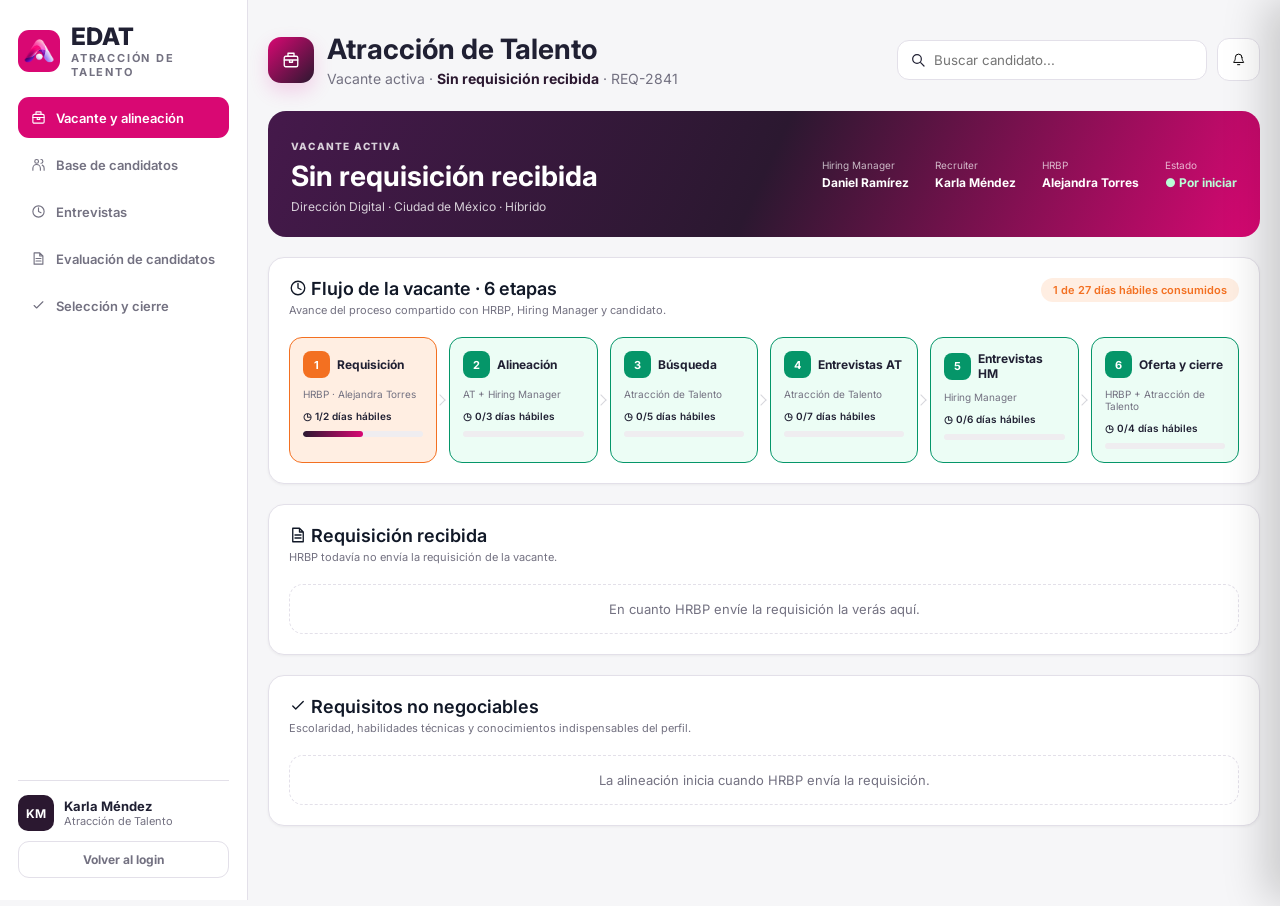
<file: html/login.html>
<!DOCTYPE html>
<html lang="es">

<head>

    <meta charset="UTF-8">

    <meta name="viewport" content="width=device-width, initial-scale=1.0">

    <title>
        EDAT | LiverHack 2026
    </title>

    <link rel="stylesheet" href="../css/styles.css">
    <link rel="stylesheet" href="../css/at-flow.css">

    <script src="../js/candidatos-db.js" defer></script>

    <script src="../js/edat-flow.js" defer></script>

    <script src="../js/app.js" defer></script>

    <link rel="preconnect" href="https://fonts.googleapis.com">
    <link rel="preconnect" href="https://fonts.gstatic.com" crossorigin>
    <link href="https://fonts.googleapis.com/css2?family=Inter:wght@400;500;600;700;800&display=swap" rel="stylesheet">
</head>

<body>

    <div class="at-layout">

        <aside class="at-sidebar">

            <div class="at-brand">

                <span class="at-brand__mark">
                    <img class="talento-logo-image" src="../recursos/Logo%20EDAT.png" alt="EDAT">
                </span>

                <span class="at-brand__name">
                    <strong>EDAT</strong>
                    <span>ATRACCIÓN DE TALENTO</span>
                </span>

            </div>

            <nav class="at-nav">

                <button class="at-nav__link is-active" type="button" data-view="vacante">
                    <span class="at-nav__icon"><svg class="talento-icon" xmlns="http://www.w3.org/2000/svg" viewBox="0 0 24 24" fill="none" stroke="currentColor" stroke-width="1.8" stroke-linecap="round" stroke-linejoin="round" aria-hidden="true" focusable="false"><rect x="3" y="7" width="18" height="14" rx="2"/><path d="M8 7V3h8v4M3 12h18M10 12v3h4v-3"/></svg></span>
                    Vacante y alineación
                </button>

                <button class="at-nav__link" type="button" data-view="candidatos">
                    <span class="at-nav__icon"><svg class="talento-icon" xmlns="http://www.w3.org/2000/svg" viewBox="0 0 24 24" fill="none" stroke="currentColor" stroke-width="1.8" stroke-linecap="round" stroke-linejoin="round" aria-hidden="true" focusable="false"><circle cx="9" cy="7" r="3"/><path d="M3 21v-3a6 6 0 0 1 12 0v3M16 4a3 3 0 0 1 0 6M18 13a5 5 0 0 1 3 5v3"/></svg></span>
                    Base de candidatos
                </button>

                <button class="at-nav__link" type="button" data-view="entrevistas">
                    <span class="at-nav__icon"><svg class="talento-icon" xmlns="http://www.w3.org/2000/svg" viewBox="0 0 24 24" fill="none" stroke="currentColor" stroke-width="1.8" stroke-linecap="round" stroke-linejoin="round" aria-hidden="true" focusable="false"><circle cx="12" cy="12" r="9"/><path d="M12 6v6l4 2"/></svg></span>
                    Entrevistas
                    <span class="at-nav__badge" id="atInterviewBadge" hidden>0</span>
                </button>

                <button class="at-nav__link" type="button" data-view="evaluacion">
                    <span class="at-nav__icon"><svg class="talento-icon" xmlns="http://www.w3.org/2000/svg" viewBox="0 0 24 24" fill="none" stroke="currentColor" stroke-width="1.8" stroke-linecap="round" stroke-linejoin="round" aria-hidden="true" focusable="false"><path d="M14 3H5v18h14V8ZM14 3v5h5M8 12h8M8 16h8"/></svg></span>
                    Evaluación de candidatos
                    <span class="at-nav__badge" id="atEvalBadge" hidden>0</span>
                </button>

                <button class="at-nav__link" type="button" data-view="cierre">
                    <span class="at-nav__icon"><svg class="talento-icon" xmlns="http://www.w3.org/2000/svg" viewBox="0 0 24 24" fill="none" stroke="currentColor" stroke-width="1.8" stroke-linecap="round" stroke-linejoin="round" aria-hidden="true" focusable="false"><path d="m5 12 4 4L19 6"/></svg></span>
                    Selección y cierre
                    <span class="at-nav__badge" id="atCloseBadge" hidden>0</span>
                </button>

            </nav>

            <div class="at-sidebar__foot">

                <div class="at-sidebar__user">

                    <span class="user-avatar">
                        KM
                    </span>

                    <span>
                        <strong>Karla Méndez</strong>
                        <small id="atUserEmail">Atracción de Talento</small>
                    </span>

                </div>

                <button class="at-exit" type="button" id="atLogoutButton">
                    Volver al login
                </button>

            </div>

        </aside>

        <div class="app-shell">

            <main class="main-container">

                <section class="hero-header">

                    <div class="hero-title">

                        <div class="hero-icon">
                            <svg class="talento-icon" xmlns="http://www.w3.org/2000/svg" viewBox="0 0 24 24" fill="none" stroke="currentColor" stroke-width="1.8" stroke-linecap="round" stroke-linejoin="round" aria-hidden="true" focusable="false"><rect x="3" y="7" width="18" height="14" rx="2"/><path d="M8 7V3h8v4M3 12h18M10 12v3h4v-3"/></svg>
                        </div>

                        <div>

                            <h2>
                                Atracción de Talento
                            </h2>

                            <p>

                                Vacante activa ·

                                <strong id="atVacancyTitle">
                                    Sin requisición recibida
                                </strong>

                                · REQ-2841

                            </p>

                        </div>

                    </div>

                    <div class="hero-actions">

                        <div class="search-box">

                            <span>
                                <svg class="talento-icon" xmlns="http://www.w3.org/2000/svg" viewBox="0 0 24 24" fill="none" stroke="currentColor" stroke-width="1.8" stroke-linecap="round" stroke-linejoin="round" aria-hidden="true" focusable="false"><circle cx="10.5" cy="10.5" r="6.5"/><path d="m16 16 5 5"/></svg>
                            </span>

                            <input id="searchInput" type="text" placeholder="Buscar candidato...">

                        </div>

                        <button id="alertsButton" class="icon-button" type="button" title="Notificaciones">

                            <svg class="talento-icon" xmlns="http://www.w3.org/2000/svg" viewBox="0 0 24 24" fill="none" stroke="currentColor" stroke-width="1.8" stroke-linecap="round" stroke-linejoin="round" aria-hidden="true" focusable="false"><path d="M18 8a6 6 0 0 0-12 0c0 7-3 7-3 9h18c0-2-3-2-3-9M10 21h4"/></svg>

                            <span id="criticalBadge" class="notification-badge">
                                0
                            </span>

                        </button>

                    </div>

                </section>

                <section id="alertsPanel" class="card alerts-panel hidden">

                    <div class="section-header">

                        <div>

                            <h3>
                                <svg class="talento-icon" xmlns="http://www.w3.org/2000/svg" viewBox="0 0 24 24" fill="none" stroke="currentColor" stroke-width="1.8" stroke-linecap="round" stroke-linejoin="round" aria-hidden="true" focusable="false"><path d="M18 8a6 6 0 0 0-12 0c0 7-3 7-3 9h18c0-2-3-2-3-9M10 21h4"/></svg> Notificaciones del proceso
                            </h3>

                            <p>
                                Actualizaciones que generan HRBP, Hiring Manager y el candidato.
                            </p>

                        </div>

                        <button id="closeAlertsButton" class="close-small" type="button">
                            ×
                        </button>

                    </div>

                    <div id="alertsContainer" class="alerts-grid">
                    </div>

                </section>

                <section class="vacancy-summary">

                    <div>

                        <span class="eyebrow">
                            VACANTE ACTIVA
                        </span>

                        <h2 id="atVacancyHeadline">
                            Sin requisición recibida
                        </h2>

                        <p>
                            Dirección Digital · Ciudad de México · Híbrido
                        </p>

                    </div>

                    <div class="vacancy-summary-info">

                        <div>

                            <span>
                                Hiring Manager
                            </span>

                            <strong>
                                Daniel Ramírez
                            </strong>

                        </div>

                        <div>

                            <span>
                                Recruiter
                            </span>

                            <strong>
                                Karla Méndez
                            </strong>

                        </div>

                        <div>

                            <span>
                                HRBP
                            </span>

                            <strong>
                                Alejandra Torres
                            </strong>

                        </div>

                        <div>

                            <span>
                                Estado
                            </span>

                            <strong class="open-status" id="atVacancyState">
                                ● Por iniciar
                            </strong>

                        </div>

                    </div>

                </section>

                <section class="at-view" id="at-view-vacante">

                    <section class="card">

                        <div class="section-header">

                            <div>

                                <h3>
                                    <svg class="talento-icon" xmlns="http://www.w3.org/2000/svg" viewBox="0 0 24 24" fill="none" stroke="currentColor" stroke-width="1.8" stroke-linecap="round" stroke-linejoin="round" aria-hidden="true" focusable="false"><circle cx="12" cy="12" r="9"/><path d="M12 6v6l4 2"/></svg> Flujo de la vacante · 6 etapas
                                </h3>

                                <p>
                                    Avance del proceso compartido con HRBP, Hiring Manager y candidato.
                                </p>

                            </div>

                            <span id="globalStageStatus" class="stage-global-status">
                            </span>

                        </div>

                        <div id="timelineContainer" class="vacancy-timeline">
                        </div>

                    </section>

                    <section class="card">

                        <div class="section-header">

                            <div>

                                <h3>
                                    <svg class="talento-icon" xmlns="http://www.w3.org/2000/svg" viewBox="0 0 24 24" fill="none" stroke="currentColor" stroke-width="1.8" stroke-linecap="round" stroke-linejoin="round" aria-hidden="true" focusable="false"><path d="M14 3H5v18h14V8ZM14 3v5h5M8 12h8M8 16h8"/></svg> Requisición recibida
                                </h3>

                                <p id="atRequisitionSubtitle">
                                    HRBP todavía no envía la requisición de la vacante.
                                </p>

                            </div>

                        </div>

                        <div id="atRequisitionDetail">
                        </div>

                    </section>

                    <section class="card" id="atAlignmentCard">

                        <div class="section-header">

                            <div>

                                <h3>
                                    <svg class="talento-icon" xmlns="http://www.w3.org/2000/svg" viewBox="0 0 24 24" fill="none" stroke="currentColor" stroke-width="1.8" stroke-linecap="round" stroke-linejoin="round" aria-hidden="true" focusable="false"><path d="m5 12 4 4L19 6"/></svg> Requisitos no negociables
                                </h3>

                                <p>
                                    Escolaridad, habilidades técnicas y conocimientos indispensables del perfil.
                                </p>

                            </div>

                        </div>

                        <div id="atAlignmentBody">
                        </div>

                    </section>

                </section>

                <section class="at-view" id="at-view-candidatos" hidden>

                    <section id="kpiContainer" class="kpi-grid">
                    </section>

                    <section class="card">

                        <div class="candidate-section-header">

                            <div>

                                <h3>
                                    <svg class="talento-icon" xmlns="http://www.w3.org/2000/svg" viewBox="0 0 24 24" fill="none" stroke="currentColor" stroke-width="1.8" stroke-linecap="round" stroke-linejoin="round" aria-hidden="true" focusable="false"><circle cx="9" cy="7" r="3"/><path d="M3 21v-3a6 6 0 0 1 12 0v3M16 4a3 3 0 0 1 0 6M18 13a5 5 0 0 1 3 5v3"/></svg> Base de candidatos
                                </h3>

                                <p id="candidateCounter">
                                </p>

                            </div>

                            <button id="arenaButton" class="arena-button" type="button" disabled>

                                <svg class="talento-icon" xmlns="http://www.w3.org/2000/svg" viewBox="0 0 24 24" fill="none" stroke="currentColor" stroke-width="1.8" stroke-linecap="round" stroke-linejoin="round" aria-hidden="true" focusable="false"><rect x="3" y="5" width="7" height="14" rx="1"/><rect x="14" y="5" width="7" height="14" rx="1"/></svg> Comparar candidatos

                                <span id="selectedCounter">
                                    0
                                </span>

                            </button>

                        </div>

                        <div id="filtersContainer" class="filters">
                        </div>

                        <div id="candidateGrid" class="candidate-grid">
                        </div>

                    </section>

                </section>

                <section class="at-view" id="at-view-entrevistas" hidden>

                    <section class="card">

                        <div class="section-header">

                            <div>

                                <h3>
                                    <svg class="talento-icon" xmlns="http://www.w3.org/2000/svg" viewBox="0 0 24 24" fill="none" stroke="currentColor" stroke-width="1.8" stroke-linecap="round" stroke-linejoin="round" aria-hidden="true" focusable="false"><circle cx="12" cy="12" r="9"/><path d="M12 6v6l4 2"/></svg> Entrevistas de Atracción de Talento
                                </h3>

                                <p id="atInterviewsSubtitle">
                                    Candidatos En Proceso asignados a esta vacante.
                                </p>

                            </div>

                            <span class="stage-global-status" id="atInterviewsPill">
                            </span>

                        </div>

                        <div class="at-interviews" id="atInterviewsList">
                        </div>

                    </section>

                </section>

                <section class="at-view" id="at-view-evaluacion" hidden>

                    <section class="card">

                        <div class="section-header">

                            <div>

                                <h3>
                                    <svg class="talento-icon" xmlns="http://www.w3.org/2000/svg" viewBox="0 0 24 24" fill="none" stroke="currentColor" stroke-width="1.8" stroke-linecap="round" stroke-linejoin="round" aria-hidden="true" focusable="false"><path d="M14 3H5v18h14V8ZM14 3v5h5M8 12h8M8 16h8"/></svg> Evaluación de candidatos
                                </h3>

                                <p>
                                    Hard Skills y Soft Skills de 1 a 5. El comentario es opcional.
                                </p>

                            </div>

                            <span class="stage-global-status" id="atEvalPill">
                            </span>

                        </div>

                        <div class="at-interviews" id="atEvalList">
                        </div>

                        <div class="at-actions" id="atEvalActions">
                        </div>

                    </section>

                </section>

                <section class="at-view" id="at-view-cierre" hidden>

                    <section class="card">

                        <div class="section-header">

                            <div>

                                <h3>
                                    <svg class="talento-icon" xmlns="http://www.w3.org/2000/svg" viewBox="0 0 24 24" fill="none" stroke="currentColor" stroke-width="1.8" stroke-linecap="round" stroke-linejoin="round" aria-hidden="true" focusable="false"><circle cx="9" cy="7" r="3"/><path d="M3 21v-3a6 6 0 0 1 12 0v3M16 4a3 3 0 0 1 0 6M18 13a5 5 0 0 1 3 5v3"/></svg> Selección del Hiring Manager
                                </h3>

                                <p id="atSelectionSubtitle">
                                    Aquí verás a los candidatos que el Hiring Manager envía a entrevista.
                                </p>

                            </div>

                        </div>

                        <div class="at-interviews" id="atSelectionList">
                        </div>

                    </section>

                    <section class="card">

                        <div class="section-header">

                            <div>

                                <h3>
                                    <svg class="talento-icon" xmlns="http://www.w3.org/2000/svg" viewBox="0 0 24 24" fill="none" stroke="currentColor" stroke-width="1.8" stroke-linecap="round" stroke-linejoin="round" aria-hidden="true" focusable="false"><path d="m5 12 4 4L19 6"/></svg> Cierre del proceso
                                </h3>

                                <p id="atClosingSubtitle">
                                    Oferta, aceptación del candidato e incorporación.
                                </p>

                            </div>

                        </div>

                        <ul class="at-detail-list" id="atClosingDetail">
                        </ul>

                        <div class="at-actions" id="atClosingActions">
                        </div>

                    </section>

                </section>

            </main>

        </div>

    </div>

    <div id="sheetOverlay" class="sheet-overlay">
    </div>

    <aside id="candidateSheet" class="candidate-sheet">

        <div id="candidateSheetContent" class="candidate-sheet-content">
        </div>

    </aside>

    <div id="arenaOverlay" class="modal-overlay">

        <div class="arena-modal">

            <div class="arena-header">

                <div>

                    <h2>
                        <svg class="talento-icon" xmlns="http://www.w3.org/2000/svg" viewBox="0 0 24 24" fill="none" stroke="currentColor" stroke-width="1.8" stroke-linecap="round" stroke-linejoin="round" aria-hidden="true" focusable="false"><rect x="3" y="5" width="7" height="14" rx="1"/><rect x="14" y="5" width="7" height="14" rx="1"/></svg> Comparador de candidatos
                    </h2>

                </div>

                <button id="closeArenaButton" class="arena-close" type="button">
                    ×
                </button>

            </div>

            <div id="arenaContent" class="arena-content">
            </div>

        </div>

    </div>

    <div id="toast" class="toast">
    </div>

</body>

</html>
</file>
<file: css/login.css>
:root {

    --brand-dark:
        #2b1830;

    --brand-pink:
        #d90873;

    --brand-pink-hover:
        #c40768;

    --brand-pink-light:
        #f08cbf;

    --white:
        #ffffff;

    --text:
        #202033;

    --text-secondary:
        #737181;

    --border:
        #e3e0e9;

    --border-dark:
        #4c3a50;

}

* {

    box-sizing:
        border-box;

    margin:
        0;

    padding:
        0;

}

html {

    width:
        100%;

    height:
        100%;

}

body {

    width:
        100%;

    height:
        100%;

    overflow:
        hidden;

    font-family:
        "Inter",
        Arial,
        Helvetica,
        sans-serif;

    color:
        var(--text);

    background:
        white;

}

button,
input {

    font-family:
        inherit;

}

.login-page {

    width:
        100%;

    height:
        100vh;

    height:
        100svh;

    display:
        grid;

    grid-template-columns:
        1fr 1fr;

    overflow:
        hidden;

}

.login-brand {

    height:
        100vh;

    height:
        100svh;

    display:
        flex;

    flex-direction:
        column;

    position:
        relative;

    padding:

        clamp(
            30px,
            6vh,
            60px
        )

        clamp(
            32px,
            4.2vw,
            48px
        )

        clamp(
            20px,
            4vh,
            40px
        );

    color:
        white;

    background:
        var(--brand-dark);

    overflow:
        hidden;

}

.brand-logo {

    display:
        flex;

    align-items:
        center;

    gap:
        14px;

    flex-shrink:
        0;

}

.brand-logo-box {

    width:
        45px;

    height:
        45px;

    display:
        flex;

    align-items:
        center;

    justify-content:
        center;

    flex-shrink:
        0;

    border-radius:
        12px;

    color:
        white;

    background:
        var(--brand-pink);

    font-size:
        24px;

    font-weight:
        800;

}

.brand-logo-text {

    display:
        flex;

    flex-direction:
        column;

}

.brand-logo-text strong {

    color:
        white;

    font-size:
        25px;

    line-height:
        1;

    font-weight:
        800;

    letter-spacing:
        -1.3px;

}

.brand-logo-text span {

    margin-top:
        8px;

    color:
        #e3bfd9;

    font-size:
        10px;

    font-weight:
        700;

    letter-spacing:
        1.8px;

}

.brand-content {

    margin-top:

        clamp(
            35px,
            8vh,
            80px
        );

}

.brand-eyebrow {

    display:
        block;

    margin-bottom:

        clamp(
            13px,
            2.2vh,
            20px
        );

    color:
        var(--brand-pink);

    font-size:
        13px;

    font-weight:
        800;

    letter-spacing:
        2px;

    line-height:
        1;

}

.brand-content h1 {

    max-width:
        460px;

    color:
        white;

    font-size:

        clamp(
            33px,
            4vw,
            45px
        );

    line-height:
        1.13;

    font-weight:
        800;

    letter-spacing:
        -1.7px;

}

.brand-content h1 span {

    color:
        var(--brand-pink-light);

}

.brand-content p {

    max-width:
        470px;

    margin-top:

        clamp(
            16px,
            3vh,
            30px
        );

    color:
        #eadbe6;

    font-size:

        clamp(
            14px,
            1.45vw,
            16px
        );

    line-height:
        1.65;

}

.brand-stages {

    width:
        100%;

    max-width:
        410px;

    display:
        flex;

    flex-wrap:
        wrap;

    gap:
        9px;

    margin-top:

        clamp(
            22px,
            5vh,
            43px
        );

}

.brand-stages span {

    min-width:
        107px;

    padding:
        9px 14px;

    border:
        1px solid var(--border-dark);

    border-radius:
        999px;

    color:
        white;

    text-align:
        center;

    font-size:
        11px;

}

.login-form-side {

    height:
        100vh;

    height:
        100svh;

    display:
        flex;

    justify-content:
        center;

    align-items:
        flex-start;

    background:
        white;

    overflow:
        hidden;

}

.login-container {

    width:
        calc(100% - 70px);

    max-width:
        410px;

    height:
        100%;

    padding-top:

        clamp(
            24px,
            5vh,
            50px
        );

    padding-bottom:
        15px;

}

.login-eyebrow {

    color:
        var(--brand-pink);

    font-size:
        13px;

    font-weight:
        800;

    letter-spacing:
        2.1px;

}

.login-header h2 {

    margin-top:

        clamp(
            10px,
            2vh,
            20px
        );

    color:
        #202033;

    font-size:

        clamp(
            27px,
            3.1vw,
            34px
        );

    line-height:
        1.2;

    font-weight:
        800;

    letter-spacing:
        -1.1px;

}

.login-header p {

    margin-top:

        clamp(
            10px,
            2vh,
            20px
        );

    color:
        var(--text-secondary);

    font-size:

        clamp(
            15px,
            1.7vw,
            18px
        );

    line-height:
        1.4;

}

.login-step {

    margin-top:

        clamp(
            14px,
            2.5vh,
            24px
        );

}

.step-heading {

    display:
        flex;

    align-items:
        center;

    gap:
        11px;

}

.step-number {

    width:
        27px;

    height:
        27px;

    display:
        flex;

    align-items:
        center;

    justify-content:
        center;

    flex-shrink:
        0;

    border-radius:
        50%;

    color:
        white;

    background:
        var(--brand-pink);

    font-size:
        12px;

    font-weight:
        700;

}

.step-heading strong {

    display:
        block;

    color:
        #292632;

    font-size:
        13px;

    font-weight:
        700;

}

.step-heading p {

    margin-top:
        3px;

    color:
        var(--text-secondary);

    font-size:
        11px;

}

.role-grid {

    display:
        grid;

    grid-template-columns:
        repeat(2, 1fr);

    gap:
        9px;

    margin-top:
        14px;

}

.role-button {

    height:

        clamp(
            40px,
            5.5vh,
            50px
        );

    border:
        1px solid var(--border);

    border-radius:
        10px;

    color:
        #0c0b14;

    background:
        white;

    font-size:
        14px;

    font-weight:
        500;

    cursor:
        pointer;

    transition:
        color .18s ease,
        border-color .18s ease,
        background .18s ease,
        box-shadow .18s ease,
        transform .18s ease;

}

.role-button:hover {

    color:
        var(--brand-pink);

    border-color:
        var(--brand-pink);

}

.role-button.active {

    color:
        var(--brand-pink);

    border-color:
        var(--brand-pink);

    background:
        #fff8fc;

    box-shadow:
        0 0 0 2px
        rgba(217, 8, 115, .05);

}

.role-button:active {

    transform:
        scale(.985);

}

.step-two {

    margin-top:

        clamp(
            13px,
            2.2vh,
            21px
        );

    transition:
        opacity .25s ease,
        transform .25s ease;

}

.disabled-step {

    opacity:
        .38;

    pointer-events:
        none;

}

.active-step {

    opacity:
        1;

    pointer-events:
        auto;

    animation:
        showStepTwo .25s ease;

}

@keyframes showStepTwo {

    from {

        opacity:
            0;

        transform:
            translateY(8px);

    }

    to {

        opacity:
            1;

        transform:
            translateY(0);

    }

}

.login-form {

    margin-top:
        12px;

}

.form-group {

    margin-bottom:
        12px;

}

.form-group label {

    display:
        block;

    margin-bottom:
        7px;

    color:
        #51505b;

    font-size:
        13px;

    font-weight:
        600;

}

.form-group input {

    width:
        100%;

    height:

        clamp(
            40px,
            5.4vh,
            47px
        );

    padding:
        0 15px;

    border:
        1px solid #ddd9e6;

    border-radius:
        9px;

    outline:
        none;

    color:
        #11111d;

    background:
        white;

    font-size:
        14px;

    font-weight:
        500;

    transition:
        border-color .18s ease,
        box-shadow .18s ease;

}

.form-group input::placeholder {

    color:
        #aaa5ad;

}

.form-group input:focus {

    border-color:
        var(--brand-pink);

    box-shadow:
        0 0 0 3px
        rgba(217, 8, 115, .08);

}

.form-group input:disabled {

    cursor:
        not-allowed;

    background:
        #f7f5f7;

    color:
        #a19ba3;

}

.login-message {

    display:
        none;

    margin:
        0 0 10px;

    padding:
        8px 11px;

    border-radius:
        8px;

    color:
        #b8005c;

    background:
        #fff0f6;

    font-size:
        11px;

}

.login-message.show {

    display:
        block;

}

.login-button {

    width:
        100%;

    height:

        clamp(
            40px,
            5.5vh,
            46px
        );

    display:
        flex;

    align-items:
        center;

    justify-content:
        center;

    gap:
        7px;

    border:
        none;

    border-radius:
        9px;

    color:
        white;

    background:
        var(--brand-pink);

    font-size:
        14px;

    font-weight:
        700;

    cursor:
        pointer;

    transition:
        background .18s ease,
        box-shadow .18s ease,
        transform .18s ease;

}

.login-button:hover {

    background:
        var(--brand-pink-hover);

    box-shadow:
        0 5px 15px
        rgba(217, 8, 115, .19);

}

.login-button:active {

    transform:
        scale(.99);

}

.login-button:disabled {

    cursor:
        not-allowed;

    opacity:
        .45;

    box-shadow:
        none;

}

.login-button:disabled:hover {

    background:
        var(--brand-pink);

    box-shadow:
        none;

}

.demo-info {

    margin-top:

        clamp(
            10px,
            2vh,
            18px
        );

    color:
        #777485;

    font-size:
        10px;

    line-height:
        1.55;

}

@media (max-height: 720px) {

    .login-brand {

        padding-top:
            22px;

    }

    .brand-logo-box {

        width:
            38px;

        height:
            38px;

        font-size:
            20px;

    }

    .brand-logo-text strong {

        font-size:
            21px;

    }

    .brand-content {

        margin-top:
            28px;

    }

    .brand-content h1 {

        font-size:
            32px;

    }

    .brand-content p {

        margin-top:
            13px;

    }

    .brand-stages {

        margin-top:
            17px;

    }

    .brand-stages span {

        padding:
            6px 10px;

        font-size:
            10px;

    }

    .login-container {

        padding-top:
            18px;

    }

    .login-header h2 {

        margin-top:
            8px;

        font-size:
            26px;

    }

    .login-header p {

        margin-top:
            7px;

        font-size:
            14px;

    }

    .login-step {

        margin-top:
            10px;

    }

    .role-grid {

        margin-top:
            8px;

    }

    .role-button {

        height:
            37px;

        font-size:
            12px;

    }

    .step-two {

        margin-top:
            9px;

    }

    .login-form {

        margin-top:
            8px;

    }

    .form-group {

        margin-bottom:
            8px;

    }

    .form-group input {

        height:
            37px;

    }

    .login-button {

        height:
            38px;

    }

    .demo-info {

        margin-top:
            8px;

    }

}

@media (max-width: 900px) {

    html,
    body {

        height:
            auto;

        overflow:
            auto;

    }

    .login-page {

        height:
            auto;

        min-height:
            100vh;

        display:
            block;

        overflow:
            visible;

    }

    .login-brand {

        height:
            auto;

        min-height:
            auto;

        padding:
            45px 30px;

        overflow:
            visible;

    }

    .brand-content {

        margin-top:
            50px;

    }

    .login-form-side {

        height:
            auto;

        min-height:
            auto;

        padding:
            45px 0;

        overflow:
            visible;

    }

    .login-container {

        width:
            calc(100% - 44px);

        max-width:
            500px;

        height:
            auto;

        padding:
            0;

    }

}

@media (max-width: 520px) {

    .brand-content h1 {

        font-size:
            34px;

    }

    .brand-stages span {

        flex:
            1 1 45%;

    }

    .role-grid {

        grid-template-columns:
            1fr;

    }

    .login-header h2 {

        font-size:
            29px;

    }

}

.login-brand {
    justify-content: center;
    align-items: stretch;
    text-align: left;
}

.brand-logo,
.brand-stages {
    justify-content: flex-start;
}

.brand-content h1,
.brand-content p {
    margin-inline: 0;
}

.login-form-side {
    align-items: center;
}

.login-container {
    height: auto;
    padding-block: 0;
    text-align: center;
}

.step-heading {
    justify-content: center;
}

.form-group input {
    text-align: center;
}

@media (max-width: 900px) {
    .login-brand {
        padding-block: 45px;
    }
}

.brand-logo-box {
    overflow: hidden;
}

.brand-logo-box img {
    display: block;
    width: 100%;
    height: 100%;
    object-fit: contain;
    padding: 5px;
}

:root {
  --talento-font: "Inter", Arial, Helvetica, sans-serif;
  --brand-pink: #d90873;
  --brand-dark: #2b1830;
  --liverpool: #d90873; --liverpool-dark: #c40768; --liverpool-soft: #fff0f6;
  --hm-liverpool: #d90873; --hm-liverpool-dark: #c40768; --hm-liverpool-soft: #fff0f6;
  --pink: #d90873; --pink-dark: #c40768; --pink-soft: #fff0f6;
  --grape: #2b1830; --hm-grape: #2b1830;
  --text: #202033; --hm-text: #202033;
  --text-secondary: #737181; --text-soft: #737181; --hm-text-soft: #737181;
  --border: #e3e0e9; --hm-border: #e3e0e9;
}
body, button, input, select, textarea { font-family: var(--talento-font); }
.talento-icon {
  display: inline-block; width: 1em; height: 1em; min-width: 1em;
  vertical-align: -0.125em; flex-shrink: 0; pointer-events: none;
}
.talento-logo-image {
  display: block; width: 100%; height: 100%; object-fit: contain; padding: 5px;
}
</file>
<file: css/candidato.css>
:root {

    --pink:
        #c6007e;

    --pink-dark:
        #a80069;

    --pink-soft:
        #fff1f8;

    --green:
        #337b18;

    --green-soft:
        #eefbdc;

    --canvas:
        #faf8f7;

    --text:
        #171519;

    --text-soft:
        #686269;

    --border:
        #eee9eb;

    --shadow:
        0 1px 3px rgba(44, 29, 39, .04);

}

* {

    box-sizing:
        border-box;

    margin:
        0;

    padding:
        0;

}

html {

    scroll-behavior:
        smooth;

}

body {

    min-height:
        100vh;

    font-family:
        "Inter",
        Arial,
        Helvetica,
        sans-serif;

    color:
        var(--text);

    background:
        var(--canvas);

}

button,
input {

    font-family:
        inherit;

}

button {

    cursor:
        pointer;

}

.topbar {

    width:
        100%;

    height:
        66px;

    position:
        sticky;

    top:
        0;

    z-index:
        100;

    border-bottom:
        1px solid #f1ecee;

    background:
        rgba(255, 255, 255, .97);

}

.topbar-inner {

    width:
        min(
            1160px,
            calc(100% - 34px)
        );

    height:
        100%;

    margin:
        0 auto;

    display:
        flex;

    align-items:
        center;

    justify-content:
        space-between;

    gap:
        22px;

}

.brand-group {

    display:
        flex;

    align-items:
        center;

    gap:
        26px;

    flex-shrink:
        0;

}

.puerto-brand {

    display:
        flex;

    align-items:
        center;

    gap:
        6px;

}

.puerto-icon {

    width:
        27px;

    height:
        27px;

    display:
        flex;

    align-items:
        center;

    justify-content:
        center;

    border-radius:
        6px;

    color:
        white;

    background:
        var(--pink);

    font-size: 13px;

    font-weight:
        800;

}

.puerto-copy,
.talento-wordmark {

    display:
        flex;

    flex-direction:
        column;

}

.puerto-copy strong {

    font-size: 10px;

}

.puerto-copy span {

    margin-top:
        1px;

    color:
        var(--pink);

    font-size: 6px;

    letter-spacing:
        .7px;

}

.talento-wordmark strong {

    font-size: 16px;

    line-height:
        .9;

    font-weight:
        500;

}

.talento-wordmark span {

    margin-top:
        4px;

    font-size: 8px;

    letter-spacing:
        1.7px;

}

.main-nav {

    display:
        flex;

    align-items:
        center;

    gap:
        3px;

    flex:
        1;

}

.nav-link {

    padding:
        10px 15px;

    border:
        none;

    border-radius:
        8px;

    color:
        #353038;

    background:
        transparent;

    font-size: 11px;

}

.nav-link.active {

    color:
        var(--pink);

    background:
        var(--pink-soft);

}

.nav-link:hover {

    background:
        #faf7f9;

}

.nav-user {

    display:
        flex;

    align-items:
        center;

    gap:
        9px;

}

.nav-user-copy {

    display:
        flex;

    flex-direction:
        column;

    align-items:
        flex-end;

}

.nav-user-copy strong {

    font-size: 10px;

}

.nav-user-copy span {

    margin-top:
        2px;

    color:
        var(--text-soft);

    font-size: 8px;

}

.nav-avatar {

    width:
        30px;

    height:
        30px;

    display:
        flex;

    align-items:
        center;

    justify-content:
        center;

    border-radius:
        50%;

    color:
        white;

    background:
        var(--pink);

    font-size: 11px;

    font-weight:
        700;

}

.page-container {

    width:
        min(
            1160px,
            calc(100% - 34px)
        );

    margin:
        0 auto;

    padding:
        30px 0 45px;

}

.welcome-card {

    min-height:
        220px;

    display:
        flex;

    align-items:
        center;

    justify-content:
        space-between;

    gap:
        35px;

    padding:
        38px 43px;

    overflow:
        hidden;

    border:
        1px solid #f4eff1;

    border-radius:
        18px;

    background:

        radial-gradient(
            circle at 58% 52%,
            rgba(197, 255, 163, .72),
            rgba(197, 255, 163, .25) 20%,
            transparent 39%
        ),

        linear-gradient(
            110deg,
            #fff7fb 0%,
            #fffdfb 33%,
            #f7ffed 62%,
            #f7f2ec 100%
        );

}

.welcome-copy {

    max-width:
        690px;

}

.welcome-label {

    display:
        inline-block;

    margin-bottom:
        17px;

    color:
        var(--pink);

    font-size: 10px;

}

.welcome-copy h1 {

    font-size: 36px;

    line-height:
        1.05;

    letter-spacing:
        -1.5px;

}

.welcome-copy p {

    max-width:
        660px;

    margin-top:
        13px;

    color:
        var(--text-soft);

    font-size: 13px;

    line-height:
        1.65;

}

.folio-card {

    min-width:
        255px;

    padding:
        23px 24px;

    display:
        flex;

    flex-direction:
        column;

    align-items:
        center;

    border:
        1px solid rgba(255, 255, 255, .8);

    border-radius:
        13px;

    background:
        rgba(255, 255, 255, .90);

    box-shadow:
        0 7px 25px rgba(44, 29, 39, .04);

}

.folio-card span {

    color:
        var(--text-soft);

    font-size: 10px;

    letter-spacing:
        .8px;

}

.folio-card strong {

    margin-top:
        6px;

    font-size: 24px;

}

.folio-card small {

    margin-top:
        7px;

    color:
        #837b83;

    font-size: 10px;

}

.job-card,
.timeline-card,
.content-card {

    border:
        1px solid var(--border);

    border-radius:
        17px;

    background:
        white;

    box-shadow:
        var(--shadow);

}

.job-card {

    margin-top:
        27px;

    padding:
        31px;

}

.job-header {

    display:
        flex;

    align-items:
        center;

    justify-content:
        space-between;

    gap:
        30px;

}

.job-badges {

    display:
        flex;

    flex-wrap:
        wrap;

    gap:
        8px;

    margin-bottom:
        10px;

}

.pill {

    padding:
        5px 10px;

    border-radius:
        999px;

    font-size: 10px;

}

.pink-soft {

    color:
        var(--pink);

    background:
        var(--pink-soft);

}

.green-soft {

    color:
        #4d771c;

    background:
        #f2fbdf;

}

.job-header h2 {

    font-size: 24px;

    letter-spacing:
        -.7px;

}

.job-metadata {

    display:
        flex;

    flex-wrap:
        wrap;

    gap:
        15px;

    margin-top:
        10px;

    color:
        #6b646b;

    font-size: 10px;

}

.primary-small-button {

    padding:
        13px 21px;

    border:
        none;

    border-radius:
        8px;

    color:
        white;

    background:
        var(--pink);

    box-shadow:
        0 5px 13px rgba(198, 0, 126, .18);

    font-size: 10px;

    font-weight:
        600;

}

.job-stats {

    display:
        grid;

    grid-template-columns:
        repeat(4, 1fr);

    gap:
        12px;

    margin-top:
        30px;

}

.job-stat {

    min-height:
        92px;

    padding:
        16px 17px;

    border-radius:
        9px;

    background:
        #f8f5f5;

}

.job-stat span {

    display:
        block;

    color:
        #716a70;

    font-size: 8px;

}

.job-stat strong {

    display:
        block;

    margin-top:
        6px;

    font-size: 18px;

}

.job-stat small {

    display:
        block;

    margin-top:
        5px;

    color:
        #7d767c;

    font-size: 8px;

}

.pink-stat {

    background:
        #fff6fa;

}

.pink-text {

    color:
        var(--pink);

}

.eyebrow {

    color:
        var(--pink);

    font-size: 8px;

    font-weight:
        700;

    letter-spacing:
        .8px;

}

.timeline-card {

    margin-top:
        30px;

    padding:
        34px 31px 28px;

}

.timeline-heading {

    display:
        flex;

    align-items:
        flex-end;

    justify-content:
        space-between;

    gap:
        20px;

    margin-bottom:
        26px;

}

.section-heading h2 {

    margin-top:
        6px;

    font-size: 18px;

}

.last-update {

    color:
        #918a91;

    font-size: 8px;

}

.timeline {

    display:
        flex;

    flex-direction:
        column;

}

.timeline-step {

    display:
        grid;

    grid-template-columns:
        45px 1fr;

    position:
        relative;

}

.timeline-step:not(:last-child)::before {

    content:
        "";

    position:
        absolute;

    left:
        15px;

    top:
        31px;

    bottom:
        -5px;

    width:
        2px;

    background:
        #e6e0e3;

}

.timeline-step.completed:not(:last-child)::before {

    background:
        linear-gradient(
            #6aa73e,
            #dcdcdc
        );

}

.timeline-marker {

    width:
        31px;

    height:
        31px;

    position:
        relative;

    z-index:
        5;

    display:
        flex;

    align-items:
        center;

    justify-content:
        center;

    border-radius:
        50%;

    font-size: 12px;

    font-weight:
        700;

}

.completed .timeline-marker {

    color:
        white;

    background:
        #3b7e19;

}

.current .timeline-marker {

    color:
        white;

    background:
        var(--pink);

    box-shadow:
        0 0 0 6px var(--pink-soft);

}

.pending .timeline-marker {

    color:
        #9e999c;

    border:
        1px solid #e7e3e5;

    background:
        white;

}

.timeline-content {

    min-height:
        82px;

    position:
        relative;

    margin-bottom:
        12px;

    padding:
        18px;

    border-radius:
        9px;

    background:
        #f8f5f5;

}

.timeline-title-row {

    display:
        flex;

    align-items:
        center;

    flex-wrap:
        wrap;

    gap:
        8px;

}

.timeline-title-row strong {

    font-size: 13px;

}

.timeline-content p {

    margin-top:
        9px;

    color:
        #797279;

    font-size: 10px;

    line-height:
        1.55;

}

.step-done {

    color:
        #558829;

    font-size: 8px;

}

.timeline-settings {

    position:
        absolute;

    top:
        18px;

    right:
        18px;

    color:
        #54812e;

    font-size: 11px;

}

.current-content {

    padding:
        20px;

    border:
        1px solid #ffe4f2;

    background:
        linear-gradient(
            120deg,
            #fff4fa,
            #fff8fb
        );

}

.timeline-current-top {

    display:
        flex;

    align-items:
        center;

    justify-content:
        space-between;

    gap:
        15px;

    flex-wrap:
        wrap;

}

.current-pill {

    padding:
        3px 7px;

    border-radius:
        4px;

    color:
        white;

    background:
        var(--pink);

    font-size: 7px;

    font-weight:
        700;

}

.scheduled-label {

    color:
        var(--pink);

    font-size: 8px;

}

.timeline-actions {

    display:
        flex;

    flex-wrap:
        wrap;

    gap:
        8px;

    margin-top:
        15px;

}

.timeline-actions button {

    padding:
        9px 13px;

    border-radius:
        6px;

    font-size: 8px;

}

.timeline-primary-button {

    border:
        1px solid var(--pink);

    color:
        white;

    background:
        var(--pink);

}

.timeline-secondary-button {

    border:
        1px solid #ece6e9;

    color:
        #403b40;

    background:
        white;

}

.step-next {

    color:
        #90898f;

    font-size: 8px;

}

.resolution-time {

    position:
        absolute;

    top:
        33px;

    right:
        18px;

    color:
        #898388;

    font-size: 8px;

}

.two-column-layout {

    display:
        grid;

    grid-template-columns:
        1.45fr 1fr;

    gap:
        28px;

    margin-top:
        31px;

}

.content-card {

    padding:
        28px;

}

.card-title-row {

    display:
        flex;

    align-items:
        flex-start;

    justify-content:
        space-between;

    gap:
        15px;

}

.title-with-icon {

    display:
        flex;

    align-items:
        flex-start;

    gap:
        10px;

}

.title-with-icon h2 {

    font-size: 16px;

}

.title-with-icon p {

    margin-top:
        4px;

    color:
        var(--text-soft);

    font-size: 8px;

}

.pink-icon,
.green-icon,
.gray-icon {

    width:
        27px;

    height:
        27px;

    display:
        flex;

    align-items:
        center;

    justify-content:
        center;

    border-radius:
        7px;

}

.pink-icon {

    color:
        var(--pink);

    background:
        var(--pink-soft);

}

.green-icon {

    background:
        var(--green-soft);

}

.gray-icon {

    color:
        #777178;

    background:
        #f5f2f3;

}

.confirmed-pill {

    padding:
        5px 13px;

    border-radius:
        999px;

    color:
        #5c8b2d;

    background:
        #f0fbdc;

    font-size: 8px;

}

.interview-date-card {

    display:
        grid;

    grid-template-columns:
        auto 1fr auto;

    align-items:
        center;

    gap:
        14px;

    margin-top:
        23px;

    padding:
        14px;

    border-radius:
        9px;

    background:
        #f8f4f5;

}

.calendar-box {

    width:
        46px;

    height:
        50px;

    display:
        flex;

    flex-direction:
        column;

    align-items:
        center;

    justify-content:
        center;

    border-radius:
        7px;

    background:
        white;

}

.calendar-box span {

    color:
        var(--pink);

    font-size: 7px;

    font-weight:
        700;

}

.calendar-box strong {

    margin-top:
        3px;

    font-size: 18px;

}

.interview-time {

    display:
        flex;

    flex-direction:
        column;

}

.interview-time strong {

    font-size: 11px;

}

.interview-time span {

    margin-top:
        5px;

    color:
        var(--text-soft);

    font-size: 8px;

}

.teams-label {

    color:
        var(--pink);

    font-size: 8px;

}

.small-section-label {

    display:
        block;

    margin-top:
        24px;

    color:
        #6b656a;

    font-size: 7px;

    font-weight:
        700;

}

.evaluators {

    display:
        grid;

    grid-template-columns:
        repeat(2, 1fr);

    gap:
        10px;

    margin-top:
        11px;

}

.evaluator-card {

    display:
        flex;

    align-items:
        center;

    gap:
        10px;

    padding:
        12px;

    border-radius:
        8px;

    background:
        #f8f7f7;

}

.person-avatar {

    width:
        39px;

    height:
        39px;

    display:
        flex;

    align-items:
        center;

    justify-content:
        center;

    border-radius:
        50%;

    color:
        white;

    font-size: 10px;

    font-weight:
        700;

}

.avatar-roberto {

    background:
        linear-gradient(
            135deg,
            #27384d,
            #8492a4
        );

}

.avatar-mariana {

    background:
        linear-gradient(
            135deg,
            #917047,
            #ded0bb
        );

}

.evaluator-card strong {

    display:
        block;

    font-size: 10px;

}

.evaluator-card span {

    display:
        block;

    margin-top:
        3px;

    color:
        var(--text-soft);

    font-size: 7px;

}

.interview-bottom {

    display:
        flex;

    align-items:
        center;

    justify-content:
        space-between;

    gap:
        15px;

    margin-top:
        20px;

}

.interview-bottom > span {

    color:
        #56832d;

    font-size: 8px;

}

.disabled-meeting-button {

    padding:
        10px 18px;

    border:
        1px solid #ebe6e8;

    border-radius:
        6px;

    color:
        #696469;

    background:
        #f3f0f0;

    font-size: 8px;

}

.tips-list {

    display:
        flex;

    flex-direction:
        column;

    gap:
        10px;

    margin-top:
        20px;

}

.tip-item {

    display:
        grid;

    grid-template-columns:
        25px 1fr;

    gap:
        10px;

    padding:
        12px;

    border-radius:
        8px;

    background:
        #f9f6f6;

}

.tip-number {

    width:
        23px;

    height:
        23px;

    display:
        flex;

    align-items:
        center;

    justify-content:
        center;

    border-radius:
        50%;

    color:
        var(--pink);

    background:
        var(--pink-soft);

    font-size: 8px;

    font-weight:
        700;

}

.tip-item strong {

    font-size: 10px;

}

.tip-item p {

    margin-top:
        5px;

    color:
        #766f76;

    font-size: 7px;

    line-height:
        1.55;

}

.tip-footer {

    display:
        flex;

    gap:
        10px;

    margin-top:
        15px;

    padding:
        13px;

    border-radius:
        8px;

    background:
        var(--pink-soft);

}

.tip-footer p {

    color:
        #6e666d;

    font-size: 7px;

    line-height:
        1.5;

}

.update-cv-button {

    padding:
        8px 12px;

    border:
        1px solid #ebe6e8;

    border-radius:
        6px;

    color:
        #4f494e;

    background:
        white;

    font-size: 8px;

}

.file-row {

    display:
        grid;

    grid-template-columns:
        auto 1fr auto;

    align-items:
        center;

    gap:
        12px;

    margin-top:
        23px;

    padding:
        12px;

    border-radius:
        8px;

    background:
        #f9f6f7;

}

.file-icon {

    width:
        32px;

    height:
        32px;

    display:
        flex;

    align-items:
        center;

    justify-content:
        center;

    border-radius:
        7px;

    color:
        var(--pink);

    background:
        #f8ddea;

}

.file-copy strong {

    display:
        block;

    font-size: 10px;

}

.file-copy span {

    display:
        block;

    margin-top:
        3px;

    color:
        var(--text-soft);

    font-size: 7px;

}

.file-actions {

    display:
        flex;

    gap:
        5px;

}

.file-actions button {

    width:
        27px;

    height:
        27px;

    border:
        none;

    color:
        #696268;

    background:
        transparent;

}

.candidate-info-grid {

    display:
        grid;

    grid-template-columns:
        repeat(2, 1fr);

    gap:
        10px;

    margin-top:
        15px;

}

.candidate-info-grid article {

    padding:
        13px;

    border-radius:
        8px;

    background:
        #f8f5f5;

}

.candidate-info-grid span {

    display:
        block;

    color:
        #918a90;

    font-size: 7px;

}

.candidate-info-grid strong {

    display:
        block;

    margin-top:
        5px;

    font-size: 8px;

    line-height:
        1.4;

}

.privacy-note {

    margin-top:
        24px;

    color:
        #7d767c;

    font-size: 7px;

}

.recruiter-profile {

    display:
        flex;

    align-items:
        center;

    gap:
        13px;

    margin-top:
        22px;

    padding:
        14px;

    border-radius:
        8px;

    background:
        #f8f6f6;

}

.recruiter-avatar {

    width:
        48px;

    height:
        48px;

    display:
        flex;

    align-items:
        center;

    justify-content:
        center;

    border-radius:
        50%;

    color:
        white;

    background:
        linear-gradient(
            135deg,
            #654c38,
            #e0c5ad
        );

    font-size: 10px;

    font-weight:
        700;

}

.recruiter-profile strong {

    display:
        block;

    font-size: 10px;

}

.recruiter-role {

    display:
        block;

    margin-top:
        3px;

    color:
        var(--pink);

    font-size: 8px;

}

.recruiter-profile small {

    display:
        block;

    margin-top:
        3px;

    color:
        var(--text-soft);

    font-size: 7px;

}

.recruiter-message {

    margin-top:
        18px;

    color:
        #6f686f;

    font-size: 8px;

    line-height:
        1.7;

}

.recruiter-actions {

    display:
        grid;

    grid-template-columns:
        1fr 1fr;

    gap:
        8px;

    margin-top:
        16px;

}

.recruiter-actions button {

    padding:
        11px 9px;

    border-radius:
        6px;

    font-size: 8px;

}

.pink-action {

    border:
        1px solid var(--pink);

    color:
        white;

    background:
        var(--pink);

}

.secondary-action {

    border:
        1px solid #e9e4e6;

    color:
        #4f494f;

    background:
        white;

}

.response-time {

    display:
        flex;

    justify-content:
        space-between;

    gap:
        15px;

    margin-top:
        14px;

    padding:
        10px 12px;

    border-radius:
        6px;

    color:
        #4d751e;

    background:
        var(--green-soft);

    font-size: 7px;

}

.culture-card {

    display:
        flex;

    align-items:
        center;

    justify-content:
        space-between;

    gap:
        30px;

    margin-top:
        31px;

    padding:
        35px 39px;

    border:
        1px solid #f2ebee;

    border-radius:
        15px;

    background:
        linear-gradient(
            110deg,
            #f7fff0,
            #fffdfa 45%,
            #fff3fa
        );

}

.culture-card > div {

    max-width:
        710px;

}

.culture-card h2 {

    max-width:
        580px;

    margin-top:
        9px;

    font-size: 18px;

    line-height:
        1.4;

}

.culture-card p {

    max-width:
        650px;

    margin-top:
        10px;

    color:
        var(--text-soft);

    font-size: 8px;

    line-height:
        1.6;

}

.culture-card button {

    padding:
        12px 18px;

    border:
        1px solid #ede8e9;

    border-radius:
        7px;

    color:
        #514b50;

    background:
        white;

    font-size: 8px;

}

.footer {

    margin-top:
        10px;

    border-top:
        1px solid #eee9eb;

    background:
        white;

}

.footer-inner {

    width:
        min(
            1160px,
            calc(100% - 34px)
        );

    min-height:
        67px;

    margin:
        0 auto;

    display:
        flex;

    align-items:
        center;

    justify-content:
        space-between;

    gap:
        20px;

    color:
        #756e74;

    font-size: 8px;

}

.footer-inner strong {

    color:
        #3e383e;

}

.footer nav {

    display:
        flex;

    gap:
        22px;

}

.footer button {

    border:
        none;

    color:
        #746e73;

    background:
        transparent;

    font-size: 8px;

}

.modal-overlay {

    position:
        fixed;

    inset:
        0;

    z-index:
        500;

    display:
        flex;

    align-items:
        center;

    justify-content:
        center;

    padding:
        25px;

    visibility:
        hidden;

    opacity:
        0;

    background:
        rgba(31, 21, 28, .40);

    backdrop-filter:
        blur(3px);

    transition:
        .2s ease;

}

.modal-overlay.active {

    visibility:
        visible;

    opacity:
        1;

}

.modal {

    width:
        min(
            540px,
            100%
        );

    position:
        relative;

    padding:
        30px;

    border-radius:
        15px;

    background:
        white;

    box-shadow:
        0 20px 60px rgba(0, 0, 0, .16);

}

.modal-close {

    width:
        32px;

    height:
        32px;

    position:
        absolute;

    top:
        13px;

    right:
        13px;

    border:
        none;

    border-radius:
        50%;

    color:
        #716970;

    background:
        #f7f3f5;

    font-size: 18px;

}

.modal h2 {

    padding-right:
        30px;

    font-size: 18px;

}

.modal p {

    margin-top:
        12px;

    color:
        var(--text-soft);

    font-size: 11px;

    line-height:
        1.7;

}

.modal-info {

    margin-top:
        18px;

    padding:
        16px;

    border-radius:
        10px;

    background:
        #faf7f8;

}

.modal-info strong {

    display:
        block;

    font-size: 11px;

}

.modal-info span {

    display:
        block;

    margin-top:
        6px;

    color:
        var(--text-soft);

    font-size: 10px;

}

.toast {

    position:
        fixed;

    right:
        25px;

    bottom:
        25px;

    z-index:
        1000;

    max-width:
        340px;

    padding:
        13px 17px;

    opacity:
        0;

    pointer-events:
        none;

    transform:
        translateY(15px);

    border-radius:
        9px;

    color:
        white;

    background:
        #2c2029;

    box-shadow:
        0 10px 30px rgba(0, 0, 0, .15);

    font-size: 10px;

    transition:
        .2s ease;

}

.toast.show {

    opacity:
        1;

    transform:
        translateY(0);

}

@media (max-width: 900px) {

    .topbar {

        height:
            auto;

    }

    .topbar-inner {

        min-height:
            64px;

        flex-wrap:
            wrap;

        padding:
            10px 0;

    }

    .main-nav {

        order:
            3;

        width:
            100%;

        justify-content:
            center;

    }

    .job-stats {

        grid-template-columns:
            repeat(2, 1fr);

    }

    .two-column-layout {

        grid-template-columns:
            1fr;

    }

    .culture-card {

        align-items:
            flex-start;

        flex-direction:
            column;

    }

}

@media (max-width: 650px) {

    .page-container {

        width:
            calc(100% - 22px);

        padding-top:
            15px;

    }

    .talento-wordmark {

        display:
            none;

    }

    .nav-user-copy {

        display:
            none;

    }

    .nav-link {

        padding:
            8px 9px;

        font-size: 10px;

    }

    .welcome-card {

        min-height:
            0;

        align-items:
            flex-start;

        flex-direction:
            column;

        padding:
            26px 23px;

    }

    .welcome-copy h1 {

        font-size: 28px;

    }

    .folio-card {

        width:
            100%;

        min-width:
            0;

    }

    .job-card,
    .timeline-card,
    .content-card {

        padding:
            21px;

    }

    .job-header {

        align-items:
            flex-start;

        flex-direction:
            column;

    }

    .job-stats {

        grid-template-columns:
            1fr 1fr;

    }

    .timeline-heading {

        align-items:
            flex-start;

        flex-direction:
            column;

    }

    .timeline-step {

        grid-template-columns:
            38px 1fr;

    }

    .timeline-current-top {

        align-items:
            flex-start;

        flex-direction:
            column;

    }

    .resolution-time {

        position:
            static;

        display:
            block;

        margin-top:
            8px;

    }

    .interview-date-card {

        grid-template-columns:
            auto 1fr;

    }

    .teams-label {

        grid-column:
            1 / -1;

    }

    .evaluators,
    .candidate-info-grid {

        grid-template-columns:
            1fr;

    }

    .interview-bottom {

        align-items:
            flex-start;

        flex-direction:
            column;

    }

    .recruiter-actions {

        grid-template-columns:
            1fr;

    }

    .footer-inner {

        align-items:
            flex-start;

        flex-direction:
            column;

        padding:
            20px 0;

    }

}

:root {
  --talento-font: "Inter", Arial, Helvetica, sans-serif;
  --brand-pink: #d90873;
  --brand-dark: #2b1830;
  --liverpool: #d90873; --liverpool-dark: #c40768; --liverpool-soft: #fff0f6;
  --hm-liverpool: #d90873; --hm-liverpool-dark: #c40768; --hm-liverpool-soft: #fff0f6;
  --pink: #d90873; --pink-dark: #c40768; --pink-soft: #fff0f6;
  --grape: #2b1830; --hm-grape: #2b1830;
  --text: #202033; --hm-text: #202033;
  --text-secondary: #737181; --text-soft: #737181; --hm-text-soft: #737181;
  --border: #e3e0e9; --hm-border: #e3e0e9;
}
body, button, input, select, textarea { font-family: var(--talento-font); }
.talento-icon {
  display: inline-block; width: 1em; height: 1em; min-width: 1em;
  vertical-align: -0.125em; flex-shrink: 0; pointer-events: none;
}
.talento-logo-image {
  display: block; width: 100%; height: 100%; object-fit: contain; padding: 5px;
}
.puerto-icon { background: var(--brand-pink); overflow: hidden; }
.puerto-copy strong, .talento-wordmark strong { font-size: 24px; font-weight: 800; }
.puerto-copy span, .talento-wordmark span { font-size: 11px; font-weight: 700; letter-spacing: 1.8px; }
.welcome-copy h1, .job-header h2 { font-size: 28px; }
.card-title-row h2 { font-size: 18px; }

#noticesBadge {
    display: inline-flex;
    min-width: 16px;
    margin-left: 6px;
    padding: 0 5px;
    border-radius: 999px;
    background: var(--pink);
    color: #fff;
    font-size: 10px;
    font-weight: 800;
    line-height: 16px;
    justify-content: center;
}

#noticesBadge[hidden] {
    display: none;
}

.offer-field {
    display: flex;
    flex-direction: column;
    gap: 6px;
    grid-column: 1 / -1;
}

.offer-field label {
    color: var(--text-secondary, #737181);
    font-size: 11px;
    font-weight: 700;
    letter-spacing: .6px;
    text-transform: uppercase;
}

.offer-field input {
    padding: 11px 13px;
    border: 1px solid var(--border, #e3e0e9);
    border-radius: 11px;
    background: #fff;
    color: var(--text, #202033);
    font-size: 13px;
}

.offer-field input:focus {
    border-color: var(--pink);
    outline: none;
    box-shadow: 0 0 0 3px rgba(217, 8, 115, .12);
}

.offer-accept {
    grid-column: 1 / -1;
}

body.edat-candidate-page .puerto-icon { font-size: 14px; }
body.edat-candidate-page .puerto-copy strong { font-size: 14px; }
body.edat-candidate-page .puerto-copy span { font-size: 14px; }
body.edat-candidate-page .talento-wordmark span { font-size: 14px; }
body.edat-candidate-page .nav-link { font-size: 14px; }
body.edat-candidate-page .nav-user-copy strong { font-size: 14px; }
body.edat-candidate-page .nav-user-copy span { font-size: 14px; }
body.edat-candidate-page .nav-avatar { font-size: 14px; }
body.edat-candidate-page .welcome-label { font-size: 14px; }
body.edat-candidate-page .welcome-copy p { font-size: 14px; }
body.edat-candidate-page .folio-card span { font-size: 14px; }
body.edat-candidate-page .folio-card small { font-size: 14px; }
body.edat-candidate-page .pill { font-size: 14px; }
body.edat-candidate-page .job-metadata { font-size: 14px; }
body.edat-candidate-page .primary-small-button { font-size: 14px; }
body.edat-candidate-page .job-stat span { font-size: 14px; }
body.edat-candidate-page .job-stat small { font-size: 14px; }
body.edat-candidate-page .eyebrow { font-size: 14px; }
body.edat-candidate-page .last-update { font-size: 14px; }
body.edat-candidate-page .timeline-marker { font-size: 14px; }
body.edat-candidate-page .timeline-title-row strong { font-size: 14px; }
body.edat-candidate-page .timeline-content p { font-size: 14px; }
body.edat-candidate-page .step-done { font-size: 14px; }
body.edat-candidate-page .timeline-settings { font-size: 14px; }
body.edat-candidate-page .current-pill { font-size: 14px; }
body.edat-candidate-page .scheduled-label { font-size: 14px; }
body.edat-candidate-page .timeline-actions button { font-size: 14px; }
body.edat-candidate-page .step-next { font-size: 14px; }
body.edat-candidate-page .resolution-time { font-size: 14px; }
body.edat-candidate-page .title-with-icon p { font-size: 14px; }
body.edat-candidate-page .confirmed-pill { font-size: 14px; }
body.edat-candidate-page .calendar-box span { font-size: 14px; }
body.edat-candidate-page .interview-time strong { font-size: 14px; }
body.edat-candidate-page .interview-time span { font-size: 14px; }
body.edat-candidate-page .teams-label { font-size: 14px; }
body.edat-candidate-page .small-section-label { font-size: 14px; }
body.edat-candidate-page .person-avatar { font-size: 14px; }
body.edat-candidate-page .evaluator-card strong { font-size: 14px; }
body.edat-candidate-page .evaluator-card span { font-size: 14px; }
body.edat-candidate-page .interview-bottom > span { font-size: 14px; }
body.edat-candidate-page .disabled-meeting-button { font-size: 14px; }
body.edat-candidate-page .tip-number { font-size: 14px; }
body.edat-candidate-page .tip-item strong { font-size: 14px; }
body.edat-candidate-page .tip-item p { font-size: 14px; }
body.edat-candidate-page .tip-footer p { font-size: 14px; }
body.edat-candidate-page .update-cv-button { font-size: 14px; }
body.edat-candidate-page .file-copy strong { font-size: 14px; }
body.edat-candidate-page .file-copy span { font-size: 14px; }
body.edat-candidate-page .candidate-info-grid span { font-size: 14px; }
body.edat-candidate-page .candidate-info-grid strong { font-size: 14px; }
body.edat-candidate-page .privacy-note { font-size: 14px; }
body.edat-candidate-page .recruiter-avatar { font-size: 14px; }
body.edat-candidate-page .recruiter-profile strong { font-size: 14px; }
body.edat-candidate-page .recruiter-role { font-size: 14px; }
body.edat-candidate-page .recruiter-profile small { font-size: 14px; }
body.edat-candidate-page .recruiter-message { font-size: 14px; }
body.edat-candidate-page .recruiter-actions button { font-size: 14px; }
body.edat-candidate-page .response-time { font-size: 14px; }
body.edat-candidate-page .culture-card p { font-size: 14px; }
body.edat-candidate-page .culture-card button { font-size: 14px; }
body.edat-candidate-page .footer-inner { font-size: 14px; }
body.edat-candidate-page .footer button { font-size: 14px; }
body.edat-candidate-page .modal p { font-size: 14px; }
body.edat-candidate-page .modal-info strong { font-size: 14px; }
body.edat-candidate-page .modal-info span { font-size: 14px; }
body.edat-candidate-page .toast { font-size: 14px; }
body.edat-candidate-page .nav-link { font-size: 14px; }
body.edat-candidate-page .puerto-copy span,
body.edat-candidate-page .talento-wordmark span { font-size: 14px; }
body.edat-candidate-page #noticesBadge { font-size: 14px; }
body.edat-candidate-page .offer-field label { font-size: 14px; }
body.edat-candidate-page .offer-field input { font-size: 14px; }
body.edat-candidate-page { font-size: 16px; }body.edat-candidate-page .welcome-copy p,
body.edat-candidate-page .timeline-content p,
body.edat-candidate-page .tip-item p,
body.edat-candidate-page .recruiter-message,
body.edat-candidate-page .culture-card p,
body.edat-candidate-page .tip-footer p { font-size: 16px; line-height: 1.65; }body.edat-candidate-page .welcome-copy h1 { font-size: clamp(28px, 3vw, 34px); }body.edat-candidate-page .card-title-row h2,
body.edat-candidate-page .section-heading h2 { font-size: 22px; }body.edat-candidate-page .topbar { height: auto; min-height: 76px; }body.edat-candidate-page .topbar-inner { display: grid; grid-template-columns: minmax(0, 1fr) auto minmax(0, 1fr); min-height: 76px; gap: 16px; }body.edat-candidate-page .brand-group { justify-self: start; }body.edat-candidate-page .main-nav { justify-self: center; justify-content: center; }body.edat-candidate-page .nav-link { font-size: 14px; white-space: nowrap; }body.edat-candidate-page .nav-user { justify-self: end; position: relative; }body.edat-candidate-page .nav-user-copy strong { font-size: 14px; }body.edat-candidate-page .nav-user-copy span { font-size: 14px; }body.edat-candidate-page .nav-avatar { border: 0; font-family: inherit; font-size: 16px; cursor: pointer; flex-shrink: 0; }body.edat-candidate-page .nav-avatar:focus-visible,
body.edat-candidate-page #exitButton:focus-visible { outline: 3px solid #2b1830; outline-offset: 3px; }body.edat-candidate-page .edat-account-panel { position: absolute; right: 0; top: calc(100% + 12px); min-width: 180px; padding: 8px; background: #fff; border: 1px solid #e3e0e9; border-radius: 12px; box-shadow: 0 8px 24px #2b183024; z-index: 110; }body.edat-candidate-page .edat-account-panel[hidden] { display: none; }body.edat-candidate-page #exitButton { width: 100%; padding: 12px 16px; border: 0; border-radius: 8px; background: #fff0f6; color: #c40768; font: 600 14px "Inter", Arial, sans-serif; text-align: left; cursor: pointer; }body.edat-candidate-page #exitButton:hover { background: #fce0ed; }
@media (max-width: 1100px) {body.edat-candidate-page .topbar-inner { grid-template-columns: 1fr auto; padding-block: 12px; }body.edat-candidate-page .brand-group { grid-column: 1; grid-row: 1; }body.edat-candidate-page .nav-user { grid-column: 2; grid-row: 1; }body.edat-candidate-page .main-nav { display: flex; grid-column: 1 / -1; grid-row: 2; flex-wrap: wrap; }
}
@media (max-width: 600px) {body.edat-candidate-page .topbar-inner { gap: 10px; }body.edat-candidate-page .main-nav { gap: 2px; }body.edat-candidate-page .nav-link { padding: 10px 8px; font-size: 14px; white-space: normal; }body.edat-candidate-page .nav-user-copy { display: none; }body.edat-candidate-page .card-title-row { flex-wrap: wrap; }body.edat-candidate-page .job-metadata,
body.edat-candidate-page .timeline-title-row,
body.edat-candidate-page .timeline-actions,
body.edat-candidate-page .recruiter-actions { flex-wrap: wrap; }body.edat-candidate-page .file-copy,
body.edat-candidate-page .title-with-icon,
body.edat-candidate-page .candidate-info-grid article { min-width: 0; }body.edat-candidate-page .file-copy strong,
body.edat-candidate-page .candidate-info-grid strong { overflow-wrap: anywhere; }
}
body.edat-candidate-page .puerto-copy strong { font-size: 24px; }
</file>
<file: css/hm-styles.css>
:root {
    --hm-liverpool: #e10098;
    --hm-liverpool-dark: #b8007c;
    --hm-liverpool-soft: #fde7f5;

    --hm-grape: #6b226d;
    --hm-grape-soft: #f1e8f2;

    --hm-flame: #f37021;
    --hm-flame-soft: #ffeee2;

    --hm-green: #059669;
    --hm-green-soft: #ecfdf5;

    --hm-red: #dc2626;
    --hm-red-soft: #fef2f2;

    --hm-canvas: #f6f6f8;
    --hm-white: #ffffff;
    --hm-text: #20202a;
    --hm-text-soft: #6b6b76;
    --hm-border: #e6e6eb;

    --hm-shadow: 0 4px 18px rgba(0, 0, 0, .06);
    --hm-radius: 16px;
    --hm-sidebar-width: 250px;
    --hm-transition: .2s ease;

    --hm-font: "Inter", system-ui, -apple-system, "Segoe UI", Roboto, Arial, sans-serif;
}

*,
*::before,
*::after {
    box-sizing: border-box;
    margin: 0;
    padding: 0;
}

body {
    min-height: 100vh;
    font-family: var(--hm-font);
    color: var(--hm-text);
    background: var(--hm-canvas);
    -webkit-font-smoothing: antialiased;
}

button,
input,
textarea {
    font: inherit;
    color: inherit;
}

button {
    cursor: pointer;
}

h1,
h2,
h3 {
    letter-spacing: -.3px;
}

:focus-visible {
    outline: 2px solid var(--hm-liverpool);
    outline-offset: 2px;
}

.hm-sidebar {
    position: fixed;
    top: 0;
    left: 0;
    width: var(--hm-sidebar-width);
    height: 100vh;
    display: flex;
    flex-direction: column;
    gap: 26px;
    padding: 22px 18px;
    border-right: 1px solid var(--hm-border);
    background: var(--hm-white);
}

.hm-brand {
    display: flex;
    align-items: center;
    gap: 11px;
}

.hm-brand__mark {
    width: 38px;
    height: 38px;
    display: flex;
    align-items: center;
    justify-content: center;
    flex-shrink: 0;
    border-radius: 11px;
    color: var(--hm-white);
    background: linear-gradient(135deg, var(--hm-grape), var(--hm-liverpool));
    font-size: 18px;
    font-weight: 800;
}

.hm-brand__name {
    display: flex;
    flex-direction: column;
}

.hm-brand__name strong {
    font-size: 14px;
}

.hm-brand__name span {
    color: var(--hm-text-soft);
    font-size: 10px;
    font-weight: 700;
    letter-spacing: 1.4px;
}

.hm-nav {
    display: flex;
    flex-direction: column;
    gap: 6px;
}

.hm-nav__link {
    display: flex;
    align-items: center;
    gap: 10px;
    padding: 11px 12px;
    border: 1px solid transparent;
    border-radius: 11px;
    background: transparent;
    color: #4d4c58;
    font-size: 13px;
    font-weight: 600;
    text-align: left;
    transition: background var(--hm-transition), color var(--hm-transition), border-color var(--hm-transition);
}

.hm-nav__link:hover {
    color: var(--hm-liverpool);
    background: var(--hm-liverpool-soft);
}

.hm-nav__link.is-active {
    color: var(--hm-white);
    background: linear-gradient(120deg, var(--hm-grape), var(--hm-liverpool));
}

.hm-nav__icon {
    font-size: 13px;
}

.hm-badge {
    min-width: 21px;
    height: 21px;
    display: inline-flex;
    align-items: center;
    justify-content: center;
    margin-left: auto;
    padding: 0 6px;
    border-radius: 999px;
    color: var(--hm-white);
    background: var(--hm-flame);
    font-size: 11px;
    font-weight: 700;
}

.hm-badge--float {
    position: absolute;
    top: -6px;
    right: -6px;
    margin: 0;
}

.hm-sidebar__user {
    display: flex;
    align-items: center;
    gap: 10px;
    margin-top: auto;
    padding-top: 16px;
    border-top: 1px solid var(--hm-border);
}

.hm-sidebar__user strong {
    display: block;
    font-size: 12px;
}

.hm-sidebar__user small {
    color: var(--hm-text-soft);
    font-size: 10px;
}

.hm-avatar {
    width: 46px;
    height: 46px;
    display: inline-flex;
    align-items: center;
    justify-content: center;
    flex-shrink: 0;
    border-radius: 50%;
    color: var(--hm-white);
    background: linear-gradient(135deg, var(--hm-grape), var(--hm-liverpool));
    font-size: 14px;
    font-weight: 800;
}

.hm-avatar--sm {
    width: 34px;
    height: 34px;
    font-size: 11px;
}

.hm-main {
    margin-left: var(--hm-sidebar-width);
    min-height: 100vh;
}

.hm-topbar {
    position: sticky;
    top: 0;
    z-index: 20;
    display: flex;
    align-items: center;
    justify-content: space-between;
    gap: 20px;
    padding: 18px 28px;
    border-bottom: 1px solid var(--hm-border);
    background: var(--hm-white);
}

.hm-eyebrow {
    display: block;
    color: var(--hm-liverpool);
    font-size: 10px;
    font-weight: 800;
    letter-spacing: 1.4px;
}

.hm-topbar__title h1 {
    margin-top: 4px;
    font-size: 24px;
}

.hm-topbar__title p {
    margin-top: 3px;
    color: var(--hm-text-soft);
    font-size: 12px;
}

.hm-topbar__actions {
    display: flex;
    align-items: center;
    gap: 12px;
}

.hm-bell-wrap {
    position: relative;
}

.hm-icon-button {
    position: relative;
    width: 42px;
    height: 42px;
    border: 1px solid var(--hm-border);
    border-radius: 12px;
    background: var(--hm-white);
    font-size: 16px;
    transition: border-color var(--hm-transition), box-shadow var(--hm-transition);
}

.hm-icon-button:hover {
    border-color: var(--hm-liverpool);
}

.hm-alerts {
    position: absolute;
    top: 52px;
    right: 0;
    z-index: 40;
    width: min(340px, calc(100vw - 40px));
    overflow: hidden;
    border: 1px solid var(--hm-border);
    border-radius: 14px;
    background: var(--hm-white);
    box-shadow: 0 18px 45px rgba(0, 0, 0, .14);
}

.hm-alerts[hidden] {
    display: none;
}

.hm-alerts__head {
    display: flex;
    align-items: center;
    justify-content: space-between;
    padding: 12px 14px;
    border-bottom: 1px solid var(--hm-border);
    font-size: 13px;
}

.hm-alerts__close {
    border: none;
    background: transparent;
    color: var(--hm-text-soft);
    font-size: 18px;
    line-height: 1;
}

.hm-alerts__list {
    max-height: 320px;
    overflow-y: auto;
    padding: 12px;
    display: grid;
    gap: 9px;
}

.hm-alert {
    padding: 11px 12px;
    border: 1px solid;
    border-radius: 11px;
}

.hm-alert h4 {
    font-size: 12px;
}

.hm-alert p {
    margin-top: 4px;
    color: #5f5f6a;
    font-size: 11px;
    line-height: 1.45;
}

.hm-alert small {
    display: block;
    margin-top: 5px;
    color: #8a8991;
    font-size: 10px;
}

.hm-alert--critica {
    border-color: #fecaca;
    background: var(--hm-red-soft);
}

.hm-alert--alerta {
    border-color: #fed7aa;
    background: var(--hm-flame-soft);
}

.hm-alert--info {
    border-color: #dec9df;
    background: var(--hm-grape-soft);
}

.hm-banner {
    display: flex;
    align-items: center;
    gap: 12px;
    margin: 18px 28px 0;
    padding: 13px 16px;
    border: 1px solid #fed7aa;
    border-radius: 13px;
    background: var(--hm-flame-soft);
}

.hm-banner[hidden] {
    display: none;
}

.hm-banner__icon {
    color: var(--hm-flame);
    font-size: 16px;
}

.hm-banner p {
    flex: 1;
    color: #8a4413;
    font-size: 12px;
    line-height: 1.45;
}

.hm-banner__close {
    border: none;
    background: transparent;
    color: #a9622c;
    font-size: 18px;
    line-height: 1;
}

.hm-content {
    padding: 20px 28px 90px;
}

.hm-view[hidden] {
    display: none;
}

.hm-card {
    margin-bottom: 18px;
    padding: 20px;
    border: 1px solid var(--hm-border);
    border-radius: var(--hm-radius);
    background: var(--hm-white);
    box-shadow: var(--hm-shadow);
}

.hm-card__head {
    display: flex;
    align-items: flex-start;
    justify-content: space-between;
    gap: 18px;
    margin-bottom: 16px;
}

.hm-card__head h2 {
    font-size: 14px;
}

.hm-card__head p {
    margin-top: 4px;
    color: var(--hm-text-soft);
    font-size: 12px;
}

.hm-card.is-highlight {
    border-color: var(--hm-liverpool);
    box-shadow: 0 0 0 3px var(--hm-liverpool-soft);
}

.hm-pill {
    padding: 6px 11px;
    border-radius: 999px;
    color: var(--hm-grape);
    background: var(--hm-grape-soft);
    white-space: nowrap;
    font-size: 11px;
    font-weight: 700;
}

.hm-pill--flame {
    color: #b4531a;
    background: var(--hm-flame-soft);
}

.hm-timeline {
    display: flex;
    flex-wrap: wrap;
    gap: 10px;
    list-style: none;
}

.hm-stage {
    flex: 1 1 150px;
    min-width: 150px;
    padding: 13px;
    border: 1px solid var(--hm-border);
    border-radius: 13px;
    background: var(--hm-white);
    text-align: left;
    transition: border-color var(--hm-transition), box-shadow var(--hm-transition), transform var(--hm-transition);
}

.hm-stage--completada {
    background: var(--hm-grape-soft);
    border-color: #dbc4dc;
}

.hm-stage--en-curso {
    background: var(--hm-liverpool-soft);
    border-color: #ed8cca;
}

.hm-stage--locked {
    opacity: .5;
    filter: grayscale(1);
    pointer-events: none;
}

.hm-stage--action {
    cursor: pointer;
}

.hm-stage--action:hover {
    border-color: var(--hm-liverpool);
    transform: translateY(-2px);
    box-shadow: 0 8px 20px rgba(0, 0, 0, .07);
}

.hm-stage.is-open {
    border-color: var(--hm-liverpool);
    box-shadow: 0 0 0 2px var(--hm-liverpool-soft);
}

.hm-stage__top {
    display: flex;
    align-items: center;
    gap: 8px;
}

.hm-stage__number {
    width: 25px;
    height: 25px;
    display: flex;
    align-items: center;
    justify-content: center;
    border-radius: 8px;
    color: var(--hm-white);
    background: #c2c2c8;
    font-size: 11px;
    font-weight: 700;
}

.hm-stage--completada .hm-stage__number {
    background: var(--hm-grape);
}

.hm-stage--en-curso .hm-stage__number {
    background: var(--hm-liverpool);
}

.hm-stage__top h3 {
    flex: 1;
    font-size: 12px;
}

.hm-stage__owner {
    margin-top: 9px;
    color: var(--hm-text-soft);
    font-size: 10px;
}

.hm-stage__time {
    margin-top: 7px;
    font-size: 10px;
    font-weight: 600;
}

.hm-stage__tag {
    display: inline-block;
    margin-top: 9px;
    padding: 3px 7px;
    border-radius: 999px;
    color: var(--hm-liverpool-dark);
    background: var(--hm-liverpool-soft);
    font-size: 10px;
    font-weight: 700;
}

.hm-stage--on-time {
    background: var(--hm-green-soft);
    border-color: var(--hm-green);
}
.hm-stage--due-soon {
    background: var(--hm-flame-soft);
    border-color: var(--hm-flame);
}
.hm-stage--overdue {
    background: var(--hm-red-soft);
    border-color: var(--hm-red);
}
.hm-stage--on-time .hm-stage__number {
    background: var(--hm-green);
}
.hm-stage--due-soon .hm-stage__number {
    background: var(--hm-flame);
}
.hm-stage--overdue .hm-stage__number {
    background: var(--hm-red);
}

        
.hm-stage-panel {
    margin-top: 14px;
    padding: 16px;
    border: 1px dashed #d7c2d8;
    border-radius: 13px;
    background: #fcfafd;
}

.hm-stage-panel[hidden] {
    display: none;
}

.hm-stage-panel h3 {
    font-size: 13px;
}

.hm-stage-panel p {
    margin-top: 4px;
    color: var(--hm-text-soft);
    font-size: 11px;
}

.hm-requisitos {
    display: grid;
    gap: 7px;
    margin-top: 12px;
    list-style: none;
}

.hm-requisitos li {
    display: flex;
    align-items: center;
    gap: 8px;
    padding: 9px 11px;
    border: 1px solid var(--hm-border);
    border-radius: 9px;
    background: var(--hm-white);
    font-size: 11px;
}

.hm-requisitos span {
    color: var(--hm-green);
    font-weight: 700;
}

.hm-bento {
    display: grid;
    grid-template-columns: repeat(auto-fill, minmax(300px, 1fr));
    gap: 14px;
}

.hm-bento[hidden] {
    display: none;
}

.hm-candidate {
    position: relative;
    padding: 18px;
    border: 1px solid var(--hm-border);
    border-radius: 15px;
    background: var(--hm-white);
    transition: border-color var(--hm-transition), box-shadow var(--hm-transition), transform var(--hm-transition);
}

.hm-candidate:hover {
    transform: translateY(-2px);
    box-shadow: 0 10px 26px rgba(0, 0, 0, .07);
}

.hm-candidate.is-selected {
    border-color: var(--hm-liverpool);
    background: #fffafd;
}

.compare-cb {
    position: absolute;
    top: 16px;
    right: 16px;
    width: 17px;
    height: 17px;
    accent-color: var(--hm-liverpool);
    cursor: pointer;
}

.hm-candidate__top {
    display: flex;
    align-items: center;
    gap: 12px;
    padding-right: 30px;
}

.hm-candidate__top h3 {
    font-size: 14px;
}

.hm-candidate__top p {
    margin-top: 3px;
    color: var(--hm-text-soft);
    font-size: 11px;
}

.hm-status {
    display: inline-block;
    margin-top: 12px;
    padding: 4px 9px;
    border-radius: 999px;
    font-size: 10px;
    font-weight: 700;
}

.hm-status--pendiente {
    color: #b4531a;
    background: var(--hm-flame-soft);
}

.hm-status--finalista {
    color: var(--hm-liverpool-dark);
    background: var(--hm-liverpool-soft);
}

.hm-status--descartado {
    color: #5f5f6a;
    background: #ededf0;
}

.hm-compat {
    margin-top: 14px;
}

.hm-compat__head {
    display: flex;
    justify-content: space-between;
    margin-bottom: 6px;
    color: #60606a;
    font-size: 10px;
}

.hm-compat__head strong {
    color: var(--hm-liverpool);
}

.hm-progress {
    width: 100%;
    height: 7px;
    display: block;
    appearance: none;
    -webkit-appearance: none;
    border: none;
    border-radius: 999px;
    background: #eeeef2;
    overflow: hidden;
}

.hm-progress::-webkit-progress-bar {
    border-radius: 999px;
    background: #eeeef2;
}

.hm-progress::-webkit-progress-value {
    border-radius: 999px;
    background: linear-gradient(90deg, var(--hm-grape), var(--hm-liverpool));
}

.hm-progress::-moz-progress-bar {
    border-radius: 999px;
    background: linear-gradient(90deg, var(--hm-grape), var(--hm-liverpool));
}

.hm-candidate__meta {
    display: grid;
    gap: 5px;
    margin-top: 13px;
    color: var(--hm-text-soft);
    font-size: 10px;
}

.hm-verdicts {
    display: flex;
    flex-wrap: wrap;
    gap: 5px;
    margin-top: 12px;
}

.hm-chip {
    padding: 4px 8px;
    border-radius: 999px;
    font-size: 10px;
    font-weight: 700;
}

.hm-chip--ok {
    color: var(--hm-green);
    background: var(--hm-green-soft);
}

.hm-chip--no {
    color: var(--hm-red);
    background: var(--hm-red-soft);
}

.hm-chip--neutral {
    color: var(--hm-grape);
    background: var(--hm-grape-soft);
}

.hm-evaluate {
    width: 100%;
    margin-top: 16px;
    padding: 14px;
    border: none;
    border-radius: 12px;
    color: var(--hm-white);
    background: linear-gradient(120deg, var(--hm-grape), var(--hm-liverpool));
    font-size: 14px;
    font-weight: 700;
    transition: box-shadow var(--hm-transition), transform var(--hm-transition);
}

.hm-evaluate:hover {
    box-shadow: 0 10px 22px rgba(225, 0, 152, .25);
}

.hm-evaluate:active {
    transform: translateY(1px);
}

.hm-arena[hidden] {
    display: none;
}

.hm-arena__head {
    display: flex;
    align-items: center;
    justify-content: space-between;
    gap: 14px;
    margin-bottom: 14px;
}

.hm-arena__head h3 {
    font-size: 14px;
}

.hm-arena__head p {
    margin-top: 3px;
    color: var(--hm-text-soft);
    font-size: 11px;
}

.hm-arena__scroll {
    overflow-x: auto;
    border: 1px solid var(--hm-border);
    border-radius: 13px;
}

.hm-arena table {
    width: 100%;
    min-width: 620px;
    border-collapse: collapse;
    background: var(--hm-white);
}

.hm-arena th,
.hm-arena td {
    padding: 11px 13px;
    border-bottom: 1px solid var(--hm-border);
    border-right: 1px solid var(--hm-border);
    text-align: left;
    vertical-align: top;
    font-size: 11px;
}

.hm-arena thead th {
    background: var(--hm-grape-soft);
    font-size: 12px;
}

.hm-arena th:last-child,
.hm-arena td:last-child {
    border-right: none;
}

.hm-arena__criterion {
    width: 180px;
    color: #5f5f6a;
    font-weight: 700;
    background: #fafafc;
}

.hm-arena__row--compat td {
    background: #fff7fc;
}

.hm-arena ul {
    margin-left: 14px;
    display: grid;
    gap: 3px;
}

.hm-button {
    padding: 10px 14px;
    border-radius: 11px;
    font-size: 12px;
    font-weight: 700;
    transition: background var(--hm-transition), box-shadow var(--hm-transition), border-color var(--hm-transition), opacity var(--hm-transition);
}

.hm-button--primary {
    border: none;
    color: var(--hm-white);
    background: var(--hm-liverpool);
}

.hm-button--primary:hover:not([disabled]) {
    background: var(--hm-liverpool-dark);
    box-shadow: 0 8px 20px rgba(225, 0, 152, .22);
}

.hm-button--ghost {
    border: 1px solid var(--hm-border);
    color: #55555f;
    background: var(--hm-white);
}

.hm-button--ghost:hover:not([disabled]) {
    border-color: var(--hm-red);
    color: var(--hm-red);
}

.hm-button[disabled] {
    opacity: .5;
    cursor: not-allowed;
}

.hm-interviews {
    display: grid;
    gap: 10px;
}

.hm-interview {
    display: flex;
    align-items: center;
    gap: 14px;
    padding: 14px;
    border: 1px solid var(--hm-border);
    border-radius: 13px;
    background: var(--hm-white);
}

.hm-interview__info {
    flex: 1;
    min-width: 0;
}

.hm-interview__info h3 {
    font-size: 13px;
}

.hm-interview__info p {
    margin-top: 3px;
    color: var(--hm-text-soft);
    font-size: 11px;
}

.hm-empty {
    padding: 34px;
    border: 1px dashed var(--hm-border);
    border-radius: 13px;
    color: var(--hm-text-soft);
    text-align: center;
    font-size: 12px;
}

.hm-fab {
    position: fixed;
    right: 26px;
    bottom: 26px;
    z-index: 60;
    display: flex;
    align-items: center;
    gap: 9px;
    padding: 15px 22px;
    border: none;
    border-radius: 999px;
    color: var(--hm-white);
    background: linear-gradient(120deg, var(--hm-grape), var(--hm-liverpool));
    box-shadow: 0 14px 30px rgba(107, 34, 109, .32);
    font-size: 14px;
    font-weight: 700;
    opacity: 0;
    visibility: hidden;
    transform: translateY(14px);
    transition: opacity var(--hm-transition), transform var(--hm-transition), visibility var(--hm-transition);
}

.hm-fab.is-visible {
    opacity: 1;
    visibility: visible;
    transform: translateY(0);
}

.hm-fab__count {
    min-width: 22px;
    height: 22px;
    display: inline-flex;
    align-items: center;
    justify-content: center;
    border-radius: 50%;
    color: var(--hm-grape);
    background: var(--hm-white);
    font-size: 11px;
}

.hm-overlay {
    position: fixed;
    inset: 0;
    z-index: 70;
    opacity: 0;
    visibility: hidden;
    background: rgba(0, 0, 0, .45);
    transition: opacity .3s ease, visibility .3s ease;
}

.hm-overlay.is-open {
    opacity: 1;
    visibility: visible;
}

.hm-sheet {
    position: fixed;
    top: 0;
    right: -100%;
    z-index: 80;
    width: 600px;
    max-width: 100%;
    height: 100vh;
    display: flex;
    flex-direction: column;
    background: var(--hm-canvas);
    box-shadow: -16px 0 44px rgba(0, 0, 0, .2);
    transition: right .3s ease;
}

.hm-sheet.is-open {
    right: 0;
}

.hm-sheet__head {
    display: flex;
    align-items: flex-start;
    gap: 13px;
    padding: 20px;
    color: var(--hm-white);
    background: linear-gradient(110deg, var(--hm-grape), var(--hm-liverpool));
}

.hm-sheet__head .hm-avatar {
    background: rgba(255, 255, 255, .2);
}

.hm-sheet__id {
    flex: 1;
    min-width: 0;
}

.hm-sheet__id h2 {
    font-size: 18px;
}

.hm-sheet__id p {
    margin-top: 3px;
    opacity: .85;
    font-size: 12px;
}

.hm-chips {
    display: flex;
    flex-wrap: wrap;
    gap: 5px;
    margin-top: 10px;
}

.hm-chips span {
    padding: 4px 9px;
    border-radius: 999px;
    background: rgba(255, 255, 255, .2);
    font-size: 10px;
    font-weight: 600;
}

.hm-chips .hm-chips__compat {
    color: var(--hm-liverpool);
    background: var(--hm-white);
    font-weight: 800;
}

.hm-sheet__close {
    border: none;
    background: transparent;
    color: var(--hm-white);
    font-size: 24px;
    line-height: 1;
}

.hm-sheet__scroll {
    flex: 1;
    overflow-y: auto;
    padding: 20px;
}

.hm-sheet__section {
    margin-bottom: 22px;
}

.hm-sheet__section h3 {
    margin-bottom: 10px;
    font-size: 13px;
}

.hm-cv {
    overflow: hidden;
    border: 1px solid var(--hm-border);
    border-radius: 13px;
    background: var(--hm-white);
}

.hm-cv__bar {
    display: flex;
    align-items: center;
    justify-content: space-between;
    gap: 10px;
    padding: 9px 12px;
    border-bottom: 1px solid var(--hm-border);
    background: #f8f8fa;
    font-size: 10px;
    font-weight: 600;
}

.hm-cv__tag {
    color: var(--hm-liverpool);
}

.hm-cv__frame {
    width: 100%;
    height: 330px;
    display: block;
    border: none;
    background: #eeeef2;
}

.hm-history {
    display: grid;
    gap: 9px;
}

.hm-history__item {
    padding: 13px;
    border: 1px solid var(--hm-border);
    border-radius: 12px;
    background: var(--hm-white);
}

.hm-history__top {
    display: flex;
    align-items: flex-start;
    justify-content: space-between;
    gap: 10px;
}

.hm-history__item h4 {
    font-size: 12px;
}

.hm-history__item small {
    display: block;
    margin-top: 3px;
    color: var(--hm-text-soft);
    font-size: 10px;
}

.hm-history__item p {
    margin-top: 8px;
    color: #5f5f6a;
    font-size: 11px;
    line-height: 1.5;
}

.hm-history__score {
    color: var(--hm-grape);
    font-size: 11px;
    font-weight: 700;
    white-space: nowrap;
}

.hm-form {
    padding: 16px;
    border: 1px solid var(--hm-border);
    border-radius: 13px;
    background: var(--hm-white);
}

.hm-fieldset {
    display: flex;
    flex-wrap: wrap;
    gap: 9px;
    margin-bottom: 15px;
    border: none;
}

.hm-fieldset legend {
    margin-bottom: 9px;
    color: var(--hm-text-soft);
    font-size: 10px;
    font-weight: 700;
    letter-spacing: .6px;
    text-transform: uppercase;
}

.hm-radio {
    flex: 1 1 140px;
    display: flex;
    align-items: center;
    gap: 8px;
    padding: 11px 13px;
    border: 1px solid var(--hm-border);
    border-radius: 11px;
    font-size: 12px;
    font-weight: 600;
    cursor: pointer;
    transition: border-color var(--hm-transition), background var(--hm-transition);
}

.hm-radio:hover {
    border-color: var(--hm-liverpool);
}

.hm-radio input {
    accent-color: var(--hm-liverpool);
}

.hm-radio:has(input:checked) {
    border-color: var(--hm-liverpool);
    background: var(--hm-liverpool-soft);
}

.hm-label {
    display: block;
    margin-bottom: 7px;
    font-size: 12px;
    font-weight: 600;
}

#hm-feedback {
    width: 100%;
    padding: 12px;
    border: 1px solid var(--hm-border);
    border-radius: 11px;
    resize: vertical;
    font-size: 12px;
    line-height: 1.5;
    transition: border-color var(--hm-transition), box-shadow var(--hm-transition);
}

#hm-feedback:focus {
    outline: none;
    border-color: var(--hm-liverpool);
    box-shadow: 0 0 0 3px rgba(225, 0, 152, .12);
}

.hm-hint {
    margin-top: 7px;
    color: var(--hm-text-soft);
    font-size: 10px;
}

.hm-hint.is-warning {
    color: #b4531a;
    font-weight: 600;
}

.hm-form__actions {
    display: flex;
    gap: 9px;
    margin-top: 15px;
}

.hm-form__actions .hm-button {
    flex: 1;
}

.hm-toast {
    position: fixed;
    right: 26px;
    bottom: 26px;
    z-index: 120;
    max-width: 340px;
    padding: 13px 17px;
    border-radius: 12px;
    color: var(--hm-white);
    background: #25212a;
    box-shadow: 0 12px 30px rgba(0, 0, 0, .26);
    opacity: 0;
    transform: translateY(16px);
    pointer-events: none;
    font-size: 12px;
    transition: opacity var(--hm-transition), transform var(--hm-transition);
}

.hm-toast.is-visible {
    opacity: 1;
    transform: translateY(0);
}

@media (max-width: 1000px) {
    .hm-shell {
        display: block;
    }

    .hm-sidebar {
        position: static;
        width: 100%;
        height: auto;
        flex-direction: row;
        align-items: center;
        gap: 18px;
        padding: 14px 18px;
        border-right: none;
        border-bottom: 1px solid var(--hm-border);
    }

    .hm-nav {
        flex-direction: row;
        flex: 1;
        overflow-x: auto;
    }

    .hm-nav__link {
        white-space: nowrap;
    }

    .hm-badge {
        margin-left: 4px;
    }

    .hm-sidebar__user {
        margin: 0;
        padding: 0;
        border: none;
    }

    .hm-main {
        margin-left: 0;
    }
}

@media (max-width: 720px) {
    .hm-topbar {
        align-items: flex-start;
        flex-direction: column;
        padding: 16px 18px;
    }

    .hm-banner {
        margin: 16px 18px 0;
    }

    .hm-content {
        padding: 18px 18px 90px;
    }

    .hm-card__head {
        align-items: flex-start;
        flex-direction: column;
        gap: 10px;
    }

    .hm-sidebar__user span:last-child {
        display: none;
    }

    .hm-fab {
        right: 18px;
        bottom: 18px;
    }

    .hm-toast {
        right: 18px;
        left: 18px;
        bottom: 18px;
        max-width: none;
    }
}

:root {
  --talento-font: "Inter", Arial, Helvetica, sans-serif;
  --brand-pink: #d90873;
  --brand-dark: #2b1830;
  --liverpool: #d90873; --liverpool-dark: #c40768; --liverpool-soft: #fff0f6;
  --hm-liverpool: #d90873; --hm-liverpool-dark: #c40768; --hm-liverpool-soft: #fff0f6;
  --pink: #d90873; --pink-dark: #c40768; --pink-soft: #fff0f6;
  --grape: #2b1830; --hm-grape: #2b1830;
  --text: #202033; --hm-text: #202033;
  --text-secondary: #737181; --text-soft: #737181; --hm-text-soft: #737181;
  --border: #e3e0e9; --hm-border: #e3e0e9;
}
body, button, input, select, textarea { font-family: var(--talento-font); }
.talento-icon {
  display: inline-block; width: 1em; height: 1em; min-width: 1em;
  vertical-align: -0.125em; flex-shrink: 0; pointer-events: none;
}
.talento-logo-image {
  display: block; width: 100%; height: 100%; object-fit: contain; padding: 5px;
}
.hm-brand__mark { background: var(--brand-pink); overflow: hidden; }
.hm-brand__name strong { font-size: 24px; font-weight: 800; }
.hm-brand__name > span { font-size: 11px; font-weight: 700; letter-spacing: 1.8px; }
.hm-topbar__title h1 { font-size: 28px; }
.hm-card__head h2 { font-size: 18px; }
</file>
<file: css/hrbp.css>
.view[hidden] {

    display: none;

}

:root {

    --pink:

        #c6007e;

    --pink-dark:

        #a80069;

    --pink-soft:

        #fff1f8;

    --green:

        #337b18;

    --green-soft:

        #eefbdc;

    --canvas:

        #faf8f7;

    --text:

        #171519;

    --text-soft:

        #686269;

    --border:

        #eee9eb;

    --shadow:

        0 1px 3px rgba(44, 29, 39, .04);

}

* {

    box-sizing:

        border-box;

    margin:

        0;

    padding:

        0;

}

html {

    scroll-behavior:

        smooth;

}

body {

    min-height:

        100vh;

    font-family:

        "Inter",

        Arial,

        Helvetica,

        sans-serif;

    color:

        var(--text);

    background:

        var(--canvas);

}

button,

input {

    font-family:

        inherit;

}

button {

    cursor:

        pointer;

}

.topbar {

    width:

        100%;

    height:

        66px;

    position:

        sticky;

    top:

        0;

    z-index:

        100;

    border-bottom:

        1px solid #f1ecee;

    background:

        rgba(255, 255, 255, .97);

}

.topbar-inner {

    width:

        min(

            1160px,

            calc(100% - 34px)

        );

    height:

        100%;

    margin:

        0 auto;

    display:

        flex;

    align-items:

        center;

    justify-content:

        space-between;

    gap:

        22px;

}

.brand-group {

    display:

        flex;

    align-items:

        center;

    gap:

        26px;

    flex-shrink:

        0;

}

.puerto-brand {

    display:

        flex;

    align-items:

        center;

    gap:

        6px;

}

.puerto-icon {

    width:

        27px;

    height:

        27px;

    display:

        flex;

    align-items:

        center;

    justify-content:

        center;

    border-radius:

        6px;

    color:

        white;

    background:

        var(--pink);

    font-size: 13px;

    font-weight:

        800;

}

.puerto-copy,

.talento-wordmark {

    display:

        flex;

    flex-direction:

        column;

}

.puerto-copy strong {

    font-size: 10px;

}

.puerto-copy span {

    margin-top:

        1px;

    color:

        var(--pink);

    font-size: 6px;

    letter-spacing:

        .7px;

}

.talento-wordmark strong {

    font-size: 16px;

    line-height:

        .9;

    font-weight:

        500;

}

.talento-wordmark span {

    margin-top:

        4px;

    font-size: 8px;

    letter-spacing:

        1.7px;

}

.main-nav {

    display:

        flex;

    align-items:

        center;

    gap:

        3px;

    flex:

        1;

}

.nav-link {

    padding:

        10px 15px;

    border:

        none;

    border-radius:

        8px;

    color:

        #353038;

    background:

        transparent;

    font-size: 11px;

}

.nav-link.active {

    color:

        var(--pink);

    background:

        var(--pink-soft);

}

.nav-link:hover {

    background:

        #faf7f9;

}

.nav-user {

    display:

        flex;

    align-items:

        center;

    gap:

        9px;

    position:

        relative;

}

.nav-user-copy {

    display:

        flex;

    flex-direction:

        column;

    align-items:

        flex-end;

}

.nav-user-copy strong {

    font-size: 10px;

}

.nav-user-copy span {

    margin-top:

        2px;

    color:

        var(--text-soft);

    font-size: 8px;

}

.nav-avatar {

    width:

        30px;

    height:

        30px;

    display:

        flex;

    align-items:

        center;

    justify-content:

        center;

    border:

        0;

    border-radius:

        50%;

    color:

        white;

    background:

        var(--pink);

    font-family:

        inherit;

    font-size: 11px;

    font-weight:

        700;

    cursor:

        pointer;

    flex-shrink:

        0;

}

.nav-avatar:focus-visible,
.edat-account-logout:focus-visible {
    outline: 3px solid #2b1830;
    outline-offset: 3px;
}

.edat-account-panel {
    position: absolute;
    right: 0;
    top: calc(100% + 12px);
    min-width: 180px;
    padding: 8px;
    background: #fff;
    border: 1px solid #e3e0e9;
    border-radius: 12px;
    box-shadow: 0 8px 24px #2b183024;
    z-index: 110;
}

.edat-account-panel[hidden] {
    display: none;
}

.edat-account-logout {
    width: 100%;
    padding: 12px 16px;
    border: 0;
    border-radius: 8px;
    background: #fff0f6;
    color: #c40768;
    font: 600 14px "Inter", Arial, sans-serif;
    text-align: left;
    cursor: pointer;
}

.edat-account-logout:hover {
    background: #fce0ed;
}

.page-container {

    width:

        min(

            1160px,

            calc(100% - 34px)

        );

    margin:

        0 auto;

    padding:

        30px 0 45px;

}

.welcome-card {

    min-height:

        220px;

    display:

        flex;

    align-items:

        center;

    justify-content:

        space-between;

    gap:

        35px;

    padding:

        38px 43px;

    overflow:

        hidden;

    border:

        1px solid #f4eff1;

    border-radius:

        18px;

}

.welcome-copy {

    max-width:

        690px;

}

.welcome-label {

    display:

        inline-block;

    margin-bottom:

        17px;

    color:

        var(--pink);

    font-size: 10px;

}

.welcome-copy h1 {

    font-size: 36px;

    line-height:

        1.05;

    letter-spacing:

        -1.5px;

}

.welcome-copy p {

    max-width:

        660px;

    margin-top:

        13px;

    color:

        var(--text-soft);

    font-size: 13px;

    line-height:

        1.65;

}

.folio-card {

    min-width:

        255px;

    padding:

        23px 24px;

    display:

        flex;

    flex-direction:

        column;

    align-items:

        center;

    border:

        1px solid rgba(255, 255, 255, .8);

    border-radius:

        13px;

    background:

        rgba(255, 255, 255, .90);

    box-shadow:

        0 7px 25px rgba(44, 29, 39, .04);

}

.folio-card span {

    color:

        var(--text-soft);

    font-size: 10px;

    letter-spacing:

        .8px;

}

.folio-card strong {

    margin-top:

        6px;

    font-size: 24px;

}

.folio-card small {

    margin-top:

        7px;

    color:

        #837b83;

    font-size: 10px;

}

.job-card,

.timeline-card,

.content-card {

    border:

        1px solid var(--border);

    border-radius:

        17px;

    background:

        white;

    box-shadow:

        var(--shadow);

}

.job-card {

    margin-top:

        27px;

    padding:

        31px;

}

.job-header {

    display:

        flex;

    align-items:

        center;

    justify-content:

        space-between;

    gap:

        30px;

}

.job-badges {

    display:

        flex;

    flex-wrap:

        wrap;

    gap:

        8px;

    margin-bottom:

        10px;

}

.pill {

    padding:

        5px 10px;

    border-radius:

        999px;

    font-size: 10px;

}

.pink-soft {

    color:

        var(--pink);

    background:

        var(--pink-soft);

}

.green-soft {

    color:

        #4d771c;

    background:

        #f2fbdf;

}

.job-header h2 {

    font-size: 24px;

    letter-spacing:

        -.7px;

}

.job-metadata {

    display:

        flex;

    flex-wrap:

        wrap;

    gap:

        15px;

    margin-top:

        10px;

    color:

        #6b646b;

    font-size: 10px;

}

.primary-small-button {

    padding:

        13px 21px;

    border:

        none;

    border-radius:

        8px;

    color:

        white;

    background:

        var(--pink);

    box-shadow:

        0 5px 13px rgba(198, 0, 126, .18);

    font-size: 10px;

    font-weight:

        600;

}

.job-stats {

    display:

        grid;

    grid-template-columns:

        repeat(4, 1fr);

    gap:

        12px;

    margin-top:

        30px;

}

.job-stat {

    min-height:

        92px;

    padding:

        16px 17px;

    border-radius:

        9px;

    background:

        #f8f5f5;

}

.job-stat span {

    display:

        block;

    color:

        #716a70;

    font-size: 8px;

}

.job-stat strong {

    display:

        block;

    margin-top:

        6px;

    font-size: 18px;

}

.job-stat small {

    display:

        block;

    margin-top:

        5px;

    color:

        #7d767c;

    font-size: 8px;

}

.pink-stat {

    background:

        #fff6fa;

}

.pink-text {

    color:

        var(--pink);

}

.eyebrow {

    color:

        var(--pink);

    font-size: 8px;

    font-weight:

        700;

    letter-spacing:

        .8px;

}

.timeline-card {

    margin-top:

        30px;

    padding:

        34px 31px 28px;

}

.timeline-heading {

    display:

        flex;

    align-items:

        flex-end;

    justify-content:

        space-between;

    gap:

        20px;

    margin-bottom:

        26px;

}

.section-heading h2 {

    margin-top:

        6px;

    font-size: 18px;

}

.last-update {

    color:

        #918a91;

    font-size: 8px;

}

.timeline {

    display:

        flex;

    flex-direction:

        column;

}

.timeline-step {

    display:

        grid;

    grid-template-columns:

        45px 1fr;

    position:

        relative;

}

.timeline-step:not(:last-child)::before {

    content:

        "";

    position:

        absolute;

    left:

        15px;

    top:

        31px;

    bottom:

        -5px;

    width:

        2px;

    background:

        #e6e0e3;

}

.timeline-step.completed:not(:last-child)::before {

    background:

        linear-gradient(

            #6aa73e,

            #dcdcdc

        );

}

.timeline-marker {

    width:

        31px;

    height:

        31px;

    position:

        relative;

    z-index:

        5;

    display:

        flex;

    align-items:

        center;

    justify-content:

        center;

    border-radius:

        50%;

    font-size: 12px;

    font-weight:

        700;

}

.completed .timeline-marker {

    color:

        white;

    background:

        #3b7e19;

}

.current .timeline-marker {

    color:

        white;

    background:

        var(--pink);

    box-shadow:

        0 0 0 6px var(--pink-soft);

}

.pending .timeline-marker {

    color:

        #9e999c;

    border:

        1px solid #e7e3e5;

    background:

        white;

}

.timeline-content {

    min-height:

        82px;

    position:

        relative;

    margin-bottom:

        12px;

    padding:

        18px;

    border-radius:

        9px;

    background:

        #f8f5f5;

}

.timeline-title-row {

    display:

        flex;

    align-items:

        center;

    flex-wrap:

        wrap;

    gap:

        8px;

}

.timeline-title-row strong {

    font-size: 13px;

}

.timeline-content p {

    margin-top:

        9px;

    color:

        #797279;

    font-size: 10px;

    line-height:

        1.55;

}

.step-done {

    color:

        #558829;

    font-size: 8px;

}

.timeline-settings {

    position:

        absolute;

    top:

        18px;

    right:

        18px;

    color:

        #54812e;

    font-size: 11px;

}

.current-content {

    padding:

        20px;

    border:

        1px solid #ffe4f2;

    background:

        linear-gradient(

            120deg,

            #fff4fa,

            #fff8fb

        );

}

.timeline-current-top {

    display:

        flex;

    align-items:

        center;

    justify-content:

        space-between;

    gap:

        15px;

    flex-wrap:

        wrap;

}

.current-pill {

    padding:

        3px 7px;

    border-radius:

        4px;

    color:

        white;

    background:

        var(--pink);

    font-size: 7px;

    font-weight:

        700;

}

.scheduled-label {

    color:

        var(--pink);

    font-size: 8px;

}

.timeline-actions {

    display:

        flex;

    flex-wrap:

        wrap;

    gap:

        8px;

    margin-top:

        15px;

}

.timeline-actions button {

    padding:

        9px 13px;

    border-radius:

        6px;

    font-size: 8px;

}

.timeline-primary-button {

    border:

        1px solid var(--pink);

    color:

        white;

    background:

        var(--pink);

}

.timeline-secondary-button {

    border:

        1px solid #ece6e9;

    color:

        #403b40;

    background:

        white;

}

.step-next {

    color:

        #90898f;

    font-size: 8px;

}

.resolution-time {

    position:

        absolute;

    top:

        33px;

    right:

        18px;

    color:

        #898388;

    font-size: 8px;

}

.two-column-layout {

    display:

        grid;

    grid-template-columns:

        1.45fr 1fr;

    gap:

        28px;

    margin-top:

        31px;

}

.content-card {

    padding:

        28px;

}

.card-title-row {

    display:

        flex;

    align-items:

        flex-start;

    justify-content:

        space-between;

    gap:

        15px;

}

.title-with-icon {

    display:

        flex;

    align-items:

        flex-start;

    gap:

        10px;

}

.title-with-icon h2 {

    font-size: 16px;

}

.title-with-icon p {

    margin-top:

        4px;

    color:

        var(--text-soft);

    font-size: 8px;

}

.pink-icon,

.green-icon,

.gray-icon {

    width:

        27px;

    height:

        27px;

    display:

        flex;

    align-items:

        center;

    justify-content:

        center;

    border-radius:

        7px;

}

.pink-icon {

    color:

        var(--pink);

    background:

        var(--pink-soft);

}

.green-icon {

    background:

        var(--green-soft);

}

.gray-icon {

    color:

        #777178;

    background:

        #f5f2f3;

}

.confirmed-pill {

    padding:

        5px 13px;

    border-radius:

        999px;

    color:

        #5c8b2d;

    background:

        #f0fbdc;

    font-size: 8px;

}

.interview-date-card {

    display:

        grid;

    grid-template-columns:

        auto 1fr auto;

    align-items:

        center;

    gap:

        14px;

    margin-top:

        23px;

    padding:

        14px;

    border-radius:

        9px;

    background:

        #f8f4f5;

}

.calendar-box {

    width:

        46px;

    height:

        50px;

    display:

        flex;

    flex-direction:

        column;

    align-items:

        center;

    justify-content:

        center;

    border-radius:

        7px;

    background:

        white;

}

.calendar-box span {

    color:

        var(--pink);

    font-size: 7px;

    font-weight:

        700;

}

.calendar-box strong {

    margin-top:

        3px;

    font-size: 18px;

}

.interview-time {

    display:

        flex;

    flex-direction:

        column;

}

.interview-time strong {

    font-size: 11px;

}

.interview-time span {

    margin-top:

        5px;

    color:

        var(--text-soft);

    font-size: 8px;

}

.teams-label {

    color:

        var(--pink);

    font-size: 8px;

}

.small-section-label {

    display:

        block;

    margin-top:

        24px;

    color:

        #6b656a;

    font-size: 7px;

    font-weight:

        700;

}

.evaluators {

    display:

        grid;

    grid-template-columns:

        repeat(2, 1fr);

    gap:

        10px;

    margin-top:

        11px;

}

.evaluator-card {

    display:

        flex;

    align-items:

        center;

    gap:

        10px;

    padding:

        12px;

    border-radius:

        8px;

    background:

        #f8f7f7;

}

.person-avatar {

    width:

        39px;

    height:

        39px;

    display:

        flex;

    align-items:

        center;

    justify-content:

        center;

    border-radius:

        50%;

    color:

        white;

    font-size: 10px;

    font-weight:

        700;

}

.avatar-roberto {

    background:

        linear-gradient(

            135deg,

            #27384d,

            #8492a4

        );

}

.avatar-mariana {

    background:

        linear-gradient(

            135deg,

            #917047,

            #ded0bb

        );

}

.evaluator-card strong {

    display:

        block;

    font-size: 10px;

}

.evaluator-card span {

    display:

        block;

    margin-top:

        3px;

    color:

        var(--text-soft);

    font-size: 7px;

}

.interview-bottom {

    display:

        flex;

    align-items:

        center;

    justify-content:

        space-between;

    gap:

        15px;

    margin-top:

        20px;

}

.interview-bottom > span {

    color:

        #56832d;

    font-size: 8px;

}

.disabled-meeting-button {

    padding:

        10px 18px;

    border:

        1px solid #ebe6e8;

    border-radius:

        6px;

    color:

        #696469;

    background:

        #f3f0f0;

    font-size: 8px;

}

.tips-list {

    display:

        flex;

    flex-direction:

        column;

    gap:

        10px;

    margin-top:

        20px;

}

.tip-item {

    display:

        grid;

    grid-template-columns:

        25px 1fr;

    gap:

        10px;

    padding:

        12px;

    border-radius:

        8px;

    background:

        #f9f6f6;

}

.tip-number {

    width:

        23px;

    height:

        23px;

    display:

        flex;

    align-items:

        center;

    justify-content:

        center;

    border-radius:

        50%;

    color:

        var(--pink);

    background:

        var(--pink-soft);

    font-size: 8px;

    font-weight:

        700;

}

.tip-item strong {

    font-size: 10px;

}

.tip-item p {

    margin-top:

        5px;

    color:

        #766f76;

    font-size: 7px;

    line-height:

        1.55;

}

.tip-footer {

    display:

        flex;

    gap:

        10px;

    margin-top:

        15px;

    padding:

        13px;

    border-radius:

        8px;

    background:

        var(--pink-soft);

}

.tip-footer p {

    color:

        #6e666d;

    font-size: 7px;

    line-height:

        1.5;

}

.update-cv-button {

    padding:

        8px 12px;

    border:

        1px solid #ebe6e8;

    border-radius:

        6px;

    color:

        #4f494e;

    background:

        white;

    font-size: 8px;

}

.file-row {

    display:

        grid;

    grid-template-columns:

        auto 1fr auto;

    align-items:

        center;

    gap:

        12px;

    margin-top:

        23px;

    padding:

        12px;

    border-radius:

        8px;

    background:

        #f9f6f7;

}

.file-icon {

    width:

        32px;

    height:

        32px;

    display:

        flex;

    align-items:

        center;

    justify-content:

        center;

    border-radius:

        7px;

    color:

        var(--pink);

    background:

        #f8ddea;

}

.file-copy strong {

    display:

        block;

    font-size: 10px;

}

.file-copy span {

    display:

        block;

    margin-top:

        3px;

    color:

        var(--text-soft);

    font-size: 7px;

}

.file-actions {

    display:

        flex;

    gap:

        5px;

}

.file-actions button {

    width:

        27px;

    height:

        27px;

    border:

        none;

    color:

        #696268;

    background:

        transparent;

}

.candidate-info-grid {

    display:

        grid;

    grid-template-columns:

        repeat(2, 1fr);

    gap:

        10px;

    margin-top:

        15px;

}

.candidate-info-grid article {

    padding:

        13px;

    border-radius:

        8px;

    background:

        #f8f5f5;

}

.candidate-info-grid span {

    display:

        block;

    color:

        #918a90;

    font-size: 7px;

}

.candidate-info-grid strong {

    display:

        block;

    margin-top:

        5px;

    font-size: 8px;

    line-height:

        1.4;

}

.privacy-note {

    margin-top:

        24px;

    color:

        #7d767c;

    font-size: 7px;

}

.recruiter-profile {

    display:

        flex;

    align-items:

        center;

    gap:

        13px;

    margin-top:

        22px;

    padding:

        14px;

    border-radius:

        8px;

    background:

        #f8f6f6;

}

.recruiter-avatar {

    width:

        48px;

    height:

        48px;

    display:

        flex;

    align-items:

        center;

    justify-content:

        center;

    border-radius:

        50%;

    color:

        white;

    background:

        linear-gradient(

            135deg,

            #654c38,

            #e0c5ad

        );

    font-size: 10px;

    font-weight:

        700;

}

.recruiter-profile strong {

    display:

        block;

    font-size: 10px;

}

.recruiter-role {

    display:

        block;

    margin-top:

        3px;

    color:

        var(--pink);

    font-size: 8px;

}

.recruiter-profile small {

    display:

        block;

    margin-top:

        3px;

    color:

        var(--text-soft);

    font-size: 7px;

}

.recruiter-message {

    margin-top:

        18px;

    color:

        #6f686f;

    font-size: 8px;

    line-height:

        1.7;

}

.recruiter-actions {

    display:

        grid;

    grid-template-columns:

        1fr 1fr;

    gap:

        8px;

    margin-top:

        16px;

}

.recruiter-actions button {

    padding:

        11px 9px;

    border-radius:

        6px;

    font-size: 8px;

}

.pink-action {

    border:

        1px solid var(--pink);

    color:

        white;

    background:

        var(--pink);

}

.secondary-action {

    border:

        1px solid #e9e4e6;

    color:

        #4f494f;

    background:

        white;

}

.response-time {

    display:

        flex;

    justify-content:

        space-between;

    gap:

        15px;

    margin-top:

        14px;

    padding:

        10px 12px;

    border-radius:

        6px;

    color:

        #4d751e;

    background:

        var(--green-soft);

    font-size: 7px;

}

.culture-card {

    display:

        flex;

    align-items:

        center;

    justify-content:

        space-between;

    gap:

        30px;

    margin-top:

        31px;

    padding:

        35px 39px;

    border:

        1px solid #f2ebee;

    border-radius:

        15px;

    background:

        linear-gradient(

            110deg,

            #f7fff0,

            #fffdfa 45%,

            #fff3fa

        );

}

.culture-card > div {

    max-width:

        710px;

}

.culture-card h2 {

    max-width:

        580px;

    margin-top:

        9px;

    font-size: 18px;

    line-height:

        1.4;

}

.culture-card p {

    max-width:

        650px;

    margin-top:

        10px;

    color:

        var(--text-soft);

    font-size: 8px;

    line-height:

        1.6;

}

.culture-card button {

    padding:

        12px 18px;

    border:

        1px solid #ede8e9;

    border-radius:

        7px;

    color:

        #514b50;

    background:

        white;

    font-size: 8px;

}

.footer {

    margin-top:

        10px;

    border-top:

        1px solid #eee9eb;

    background:

        white;

}

.footer-inner {

    width:

        min(

            1160px,

            calc(100% - 34px)

        );

    min-height:

        67px;

    margin:

        0 auto;

    display:

        flex;

    align-items:

        center;

    justify-content:

        space-between;

    gap:

        20px;

    color:

        #756e74;

    font-size: 8px;

}

.footer-inner strong {

    color:

        #3e383e;

}

.footer nav {

    display:

        flex;

    gap:

        22px;

}

.footer button {

    border:

        none;

    color:

        #746e73;

    background:

        transparent;

    font-size: 8px;

}

.modal-overlay {

    position:

        fixed;

    inset:

        0;

    z-index:

        500;

    display:

        flex;

    align-items:

        center;

    justify-content:

        center;

    padding:

        25px;

    visibility:

        hidden;

    opacity:

        0;

    background:

        rgba(31, 21, 28, .40);

    backdrop-filter:

        blur(3px);

    transition:

        .2s ease;

}

.modal-overlay.active {

    visibility:

        visible;

    opacity:

        1;

}

.modal {

    width:

        min(

            540px,

            100%

        );

    position:

        relative;

    padding:

        30px;

    border-radius:

        15px;

    background:

        white;

    box-shadow:

        0 20px 60px rgba(0, 0, 0, .16);

}

.modal-close {

    width:

        32px;

    height:

        32px;

    position:

        absolute;

    top:

        13px;

    right:

        13px;

    border:

        none;

    border-radius:

        50%;

    color:

        #716970;

    background:

        #f7f3f5;

    font-size: 18px;

}

.modal h2 {

    padding-right:

        30px;

    font-size: 18px;

}

.modal p {

    margin-top:

        12px;

    color:

        var(--text-soft);

    font-size: 11px;

    line-height:

        1.7;

}

.modal-info {

    margin-top:

        18px;

    padding:

        16px;

    border-radius:

        10px;

    background:

        #faf7f8;

}

.modal-info strong {

    display:

        block;

    font-size: 11px;

}

.modal-info span {

    display:

        block;

    margin-top:

        6px;

    color:

        var(--text-soft);

    font-size: 10px;

}

.toast {

    position:

        fixed;

    right:

        25px;

    bottom:

        25px;

    z-index:

        1000;

    max-width:

        340px;

    padding:

        13px 17px;

    opacity:

        0;

    pointer-events:

        none;

    transform:

        translateY(15px);

    border-radius:

        9px;

    color:

        white;

    background:

        #2c2029;

    box-shadow:

        0 10px 30px rgba(0, 0, 0, .15);

    font-size: 10px;

    transition:

        .2s ease;

}

.toast.show {

    opacity:

        1;

    transform:

        translateY(0);

}

@media (max-width: 900px) {

    .topbar {

        height:

            auto;

    }

    .topbar-inner {

        min-height:

            64px;

        flex-wrap:

            wrap;

        padding:

            10px 0;

    }

    .main-nav {

        order:

            3;

        width:

            100%;

        justify-content:

            center;

    }

    .job-stats {

        grid-template-columns:

            repeat(2, 1fr);

    }

    .two-column-layout {

        grid-template-columns:

            1fr;

    }

    .culture-card {

        align-items:

            flex-start;

        flex-direction:

            column;

    }

}

@media (max-width: 650px) {

    .page-container {

        width:

            calc(100% - 22px);

        padding-top:

            15px;

    }

    .talento-wordmark {

        display:

            none;

    }

    .nav-user-copy {

        display:

            none;

    }

    .nav-link {

        padding:

            8px 9px;

        font-size: 10px;

    }

    .welcome-card {

        min-height:

            0;

        align-items:

            flex-start;

        flex-direction:

            column;

        padding:

            26px 23px;

    }

    .welcome-copy h1 {

        font-size: 28px;

    }

    .folio-card {

        width:

            100%;

        min-width:

            0;

    }

    .job-card,

    .timeline-card,

    .content-card {

        padding:

            21px;

    }

    .job-header {

        align-items:

            flex-start;

        flex-direction:

            column;

    }

    .job-stats {

        grid-template-columns:

            1fr 1fr;

    }

    .timeline-heading {

        align-items:

            flex-start;

        flex-direction:

            column;

    }

    .timeline-step {

        grid-template-columns:

            38px 1fr;

    }

    .timeline-current-top {

        align-items:

            flex-start;

        flex-direction:

            column;

    }

    .resolution-time {

        position:

            static;

        display:

            block;

        margin-top:

            8px;

    }

    .interview-date-card {

        grid-template-columns:

            auto 1fr;

    }

    .teams-label {

        grid-column:

            1 / -1;

    }

    .evaluators,

    .candidate-info-grid {

        grid-template-columns:

            1fr;

    }

    .interview-bottom {

        align-items:

            flex-start;

        flex-direction:

            column;

    }

    .recruiter-actions {

        grid-template-columns:

            1fr;

    }

    .footer-inner {

        align-items:

            flex-start;

        flex-direction:

            column;

        padding:

            20px 0;

    }

}

:root {

  --talento-font: "Inter", Arial, Helvetica, sans-serif;

  --brand-pink: #d90873;

  --brand-dark: #2b1830;

  --liverpool: #d90873; --liverpool-dark: #c40768; --liverpool-soft: #fff0f6;

  --hm-liverpool: #d90873; --hm-liverpool-dark: #c40768; --hm-liverpool-soft: #fff0f6;

  --pink: #d90873; --pink-dark: #c40768; --pink-soft: #fff0f6;

  --grape: #2b1830; --hm-grape: #2b1830;

  --text: #202033; --hm-text: #202033;

  --text-secondary: #737181; --text-soft: #737181; --hm-text-soft: #737181;

  --border: #e3e0e9; --hm-border: #e3e0e9;

}

body, button, input, select, textarea { font-family: var(--talento-font); }

.talento-icon {

  display: inline-block; width: 1em; height: 1em; min-width: 1em;

  vertical-align: -0.125em; flex-shrink: 0; pointer-events: none;

}

.talento-logo-image {

  display: block; width: 100%; height: 100%; object-fit: contain; padding: 5px;

}

.puerto-icon { background: var(--brand-pink); overflow: hidden; }

.puerto-copy strong, .talento-wordmark strong { font-size: 24px; font-weight: 800; }

.puerto-copy span, .talento-wordmark span { font-size: 11px; font-weight: 700; letter-spacing: 1.8px; }

.welcome-copy h1, .job-header h2 { font-size: 28px; }

.card-title-row h2 { font-size: 18px; }

#noticesBadge {

    display: inline-flex;

    min-width: 16px;

    margin-left: 6px;

    padding: 0 5px;

    border-radius: 999px;

    background: var(--pink);

    color: #fff;

    font-size: 10px;

    font-weight: 800;

    line-height: 16px;

    justify-content: center;

}

#noticesBadge[hidden] {

    display: none;

}

.offer-field {

    display: flex;

    flex-direction: column;

    gap: 6px;

    grid-column: 1 / -1;

}

.offer-field label {

    color: var(--text-secondary, #737181);

    font-size: 11px;

    font-weight: 700;

    letter-spacing: .6px;

    text-transform: uppercase;

}

.offer-field input {

    padding: 11px 13px;

    border: 1px solid var(--border, #e3e0e9);

    border-radius: 11px;

    background: #fff;

    color: var(--text, #202033);

    font-size: 13px;

}

.offer-field input:focus {

    border-color: var(--pink);

    outline: none;

    box-shadow: 0 0 0 3px rgba(217, 8, 115, .12);

}

.offer-accept {

    grid-column: 1 / -1;

}

.nav-bell {

    position: relative;

    display: inline-flex;

    align-items: center;

    justify-content: center;

    width: 38px;

    height: 38px;

    border: 1px solid var(--border, #e3e0e9);

    border-radius: 11px;

    background: #fff;

    color: var(--text, #202033);

    font-size: 16px;

    cursor: pointer;

    transition: border-color .2s ease, color .2s ease;

}

.nav-bell:hover {

    border-color: var(--brand-pink);

    color: var(--brand-pink);

}

.nav-bell__count {

    position: absolute;

    top: -6px;

    right: -6px;

    min-width: 18px;

    padding: 0 5px;

    border-radius: 999px;

    background: var(--brand-pink);

    color: #fff;

    font-size: 10px;

    font-weight: 800;

    line-height: 18px;

}

.nav-bell__count[hidden] {

    display: none;

}

.nav-exit {

    padding: 9px 14px;

    border: 1px solid var(--border, #e3e0e9);

    border-radius: 11px;

    background: #fff;

    color: var(--text-secondary, #737181);

    font-size: 12px;

    font-weight: 700;

    cursor: pointer;

    transition: border-color .2s ease, color .2s ease;

}

.nav-exit:hover {

    border-color: var(--brand-pink);

    color: var(--brand-pink);

}

.notice-list {

    display: flex;

    flex-direction: column;

    gap: 10px;

    max-height: 60vh;

    overflow-y: auto;

}

.notice {

    padding: 13px 15px;

    border: 1px solid var(--border, #e3e0e9);

    border-left: 3px solid var(--brand-pink);

    border-radius: 12px;

    background: #fff;

}

.notice--critica {

    border-left-color: #dc2626;

    background: #fef7fa;

}

.notice strong {

    display: block;

    color: var(--text, #202033);

    font-size: 13px;

    font-weight: 700;

}

.notice p {

    margin-top: 4px;

    color: var(--text-secondary, #737181);

    font-size: 12px;

    line-height: 1.6;

}

.notice small {

    display: block;

    margin-top: 6px;

    color: #a3a1ad;

    font-size: 10px;

    font-weight: 700;

    letter-spacing: .4px;

    text-transform: uppercase;

}

.flow-form {

    display: grid;

    gap: 16px;

    margin-top: 20px;

    grid-template-columns: repeat(2, minmax(0, 1fr));

}

.flow-form .full {

    grid-column: 1 / -1;

}

.flow-field {

    display: flex;

    flex-direction: column;

    gap: 6px;

}

.flow-field label {

    color: var(--text-secondary, #737181);

    font-size: 11px;

    font-weight: 700;

    letter-spacing: .6px;

    text-transform: uppercase;

}

.flow-field input,

.flow-field select,

.flow-field textarea {

    padding: 11px 13px;

    border: 1px solid var(--border, #e3e0e9);

    border-radius: 11px;

    background: #fff;

    color: var(--text, #202033);

    font-size: 13px;

    resize: vertical;

}

.flow-field input:focus,

.flow-field select:focus,

.flow-field textarea:focus {

    border-color: var(--brand-pink);

    outline: none;

    box-shadow: 0 0 0 3px rgba(217, 8, 115, .12);

}

.flow-actions {

    display: flex;

    flex-wrap: wrap;

    gap: 10px;

    margin-top: 20px;

}

.flow-button {

    padding: 12px 20px;

    border: none;

    border-radius: 11px;

    background: var(--brand-pink);

    color: #fff;

    font-size: 13px;

    font-weight: 700;

    cursor: pointer;

    transition: background .2s ease, transform .15s ease;

}

.flow-button:hover:not([disabled]) {

    background: var(--liverpool-dark, #c40768);

    transform: translateY(-1px);

}

.flow-button--ghost {

    border: 1px solid var(--border, #e3e0e9);

    background: #fff;

    color: var(--text-secondary, #737181);

}

.flow-button--ghost:hover:not([disabled]) {

    border-color: var(--brand-pink);

    background: #fff;

    color: var(--brand-pink);

}

.flow-button[disabled] {

    opacity: .45;

    cursor: not-allowed;

}

.flow-hint {

    margin-top: 12px;

    color: var(--text-secondary, #737181);

    font-size: 12px;

    line-height: 1.6;

}

.track-list {

    display: flex;

    flex-direction: column;

    gap: 10px;

    margin-top: 18px;

}

.track-row {

    display: grid;

    align-items: center;

    gap: 14px;

    padding: 14px 16px;

    border: 1px solid var(--border, #e3e0e9);

    border-radius: 14px;

    background: #fff;

    grid-template-columns: 42px 1fr auto;

}

.track-row__avatar {

    display: grid;

    width: 42px;

    height: 42px;

    border-radius: 12px;

    background: linear-gradient(135deg, var(--brand-dark, #2b1830), var(--brand-pink));

    color: #fff;

    font-size: 13px;

    font-weight: 800;

    place-items: center;

}

.track-row__info strong {

    display: block;

    color: var(--text, #202033);

    font-size: 14px;

}

.track-row__info p {

    margin-top: 2px;

    color: var(--text-secondary, #737181);

    font-size: 12px;

}

.track-row__info small {

    display: block;

    margin-top: 5px;

    color: #8f8d9b;

    font-size: 11px;

    line-height: 1.5;

}

.track-state {

    padding: 6px 12px;

    border-radius: 999px;

    font-size: 10px;

    font-weight: 800;

    letter-spacing: .5px;

    text-transform: uppercase;

    white-space: nowrap;

}

.track-state--proceso {

    background: #fff0f6;

    color: var(--brand-pink);

}

.track-state--finalista {

    background: #ecfdf5;

    color: #059669;

}

.track-state--descartado,

.track-state--no-seleccionado {

    background: #f4f4f6;

    color: #737181;

}

.track-state--oferta {

    background: #fffbeb;

    color: #b45309;

}

.track-state--incorporado {

    background: #2b1830;

    color: #fff;

}

.decision-grid {

    display: grid;

    gap: 12px;

    margin-top: 18px;

    grid-template-columns: repeat(auto-fit, minmax(210px, 1fr));

}

.decision-box {

    padding: 15px 16px;

    border: 1px solid var(--border, #e3e0e9);

    border-radius: 14px;

    background: #fff;

}

.decision-box span {

    display: block;

    color: var(--text-secondary, #737181);

    font-size: 10px;

    font-weight: 800;

    letter-spacing: .8px;

    text-transform: uppercase;

}

.decision-box strong {

    display: block;

    margin-top: 7px;

    color: var(--text, #202033);

    font-size: 15px;

}

.decision-box small {

    display: block;

    margin-top: 4px;

    color: #8f8d9b;

    font-size: 11px;

}

.requirement-list {

    display: flex;

    flex-wrap: wrap;

    gap: 8px;

    margin-top: 14px;

    list-style: none;

}

.requirement-list li {

    padding: 7px 13px;

    border: 1px solid var(--border, #e3e0e9);

    border-radius: 999px;

    background: #fff;

    color: var(--text, #202033);

    font-size: 12px;

}

.empty-note {

    margin-top: 16px;

    padding: 18px;

    border: 1px dashed var(--border, #e3e0e9);

    border-radius: 14px;

    color: var(--text-secondary, #737181);

    font-size: 13px;

    text-align: center;

}

@media (max-width: 860px) {

    .flow-form {

        grid-template-columns: 1fr;

    }

    .track-row {

        grid-template-columns: 42px 1fr;

    }

    .track-row .track-state {

        grid-column: 2;

        justify-self: start;

    }

}

.view[hidden] {

    display: none;

}

.nav-bell {

    position: relative;

    display: inline-flex;

    align-items: center;

    justify-content: center;

    width: 38px;

    height: 38px;

    border: 1px solid var(--border, #e3e0e9);

    border-radius: 11px;

    background: #fff;

    color: var(--text, #202033);

    font-size: 16px;

    cursor: pointer;

    transition: border-color .2s ease, color .2s ease;

}

.nav-bell:hover {

    border-color: var(--brand-pink);

    color: var(--brand-pink);

}

.nav-bell__count {

    position: absolute;

    top: -6px;

    right: -6px;

    min-width: 18px;

    padding: 0 5px;

    border-radius: 999px;

    background: var(--brand-pink);

    color: #fff;

    font-size: 10px;

    font-weight: 800;

    line-height: 18px;

}

.nav-bell__count[hidden] {

    display: none;

}

.nav-exit {

    padding: 9px 14px;

    border: 1px solid var(--border, #e3e0e9);

    border-radius: 11px;

    background: #fff;

    color: var(--text-secondary, #737181);

    font-size: 12px;

    font-weight: 700;

    cursor: pointer;

    transition: border-color .2s ease, color .2s ease;

}

.nav-exit:hover {

    border-color: var(--brand-pink);

    color: var(--brand-pink);

}

.notice-list {

    display: flex;

    flex-direction: column;

    gap: 10px;

    max-height: 60vh;

    overflow-y: auto;

}

.notice {

    padding: 13px 15px;

    border: 1px solid var(--border, #e3e0e9);

    border-left: 3px solid var(--brand-pink);

    border-radius: 12px;

    background: #fff;

}

.notice--critica {

    border-left-color: #dc2626;

    background: #fef7fa;

}

.notice strong {

    display: block;

    color: var(--text, #202033);

    font-size: 13px;

    font-weight: 700;

}

.notice p {

    margin-top: 4px;

    color: var(--text-secondary, #737181);

    font-size: 12px;

    line-height: 1.6;

}

.notice small {

    display: block;

    margin-top: 6px;

    color: #a3a1ad;

    font-size: 10px;

    font-weight: 700;

    letter-spacing: .4px;

    text-transform: uppercase;

}

.flow-form {

    display: grid;

    gap: 16px;

    margin-top: 20px;

    grid-template-columns: repeat(2, minmax(0, 1fr));

}

.flow-form .full {

    grid-column: 1 / -1;

}

.flow-field {

    display: flex;

    flex-direction: column;

    gap: 6px;

}

.flow-field label {

    color: var(--text-secondary, #737181);

    font-size: 11px;

    font-weight: 700;

    letter-spacing: .6px;

    text-transform: uppercase;

}

.flow-field input,

.flow-field select,

.flow-field textarea {

    padding: 11px 13px;

    border: 1px solid var(--border, #e3e0e9);

    border-radius: 11px;

    background: #fff;

    color: var(--text, #202033);

    font-size: 13px;

    resize: vertical;

}

.flow-field input:focus,

.flow-field select:focus,

.flow-field textarea:focus {

    border-color: var(--brand-pink);

    outline: none;

    box-shadow: 0 0 0 3px rgba(217, 8, 115, .12);

}

.flow-actions {

    display: flex;

    flex-wrap: wrap;

    gap: 10px;

    margin-top: 20px;

}

.flow-button {

    padding: 12px 20px;

    border: none;

    border-radius: 11px;

    background: var(--brand-pink);

    color: #fff;

    font-size: 13px;

    font-weight: 700;

    cursor: pointer;

    transition: background .2s ease, transform .15s ease;

}

.flow-button:hover:not([disabled]) {

    background: var(--liverpool-dark, #c40768);

    transform: translateY(-1px);

}

.flow-button--ghost {

    border: 1px solid var(--border, #e3e0e9);

    background: #fff;

    color: var(--text-secondary, #737181);

}

.flow-button--ghost:hover:not([disabled]) {

    border-color: var(--brand-pink);

    background: #fff;

    color: var(--brand-pink);

}

.flow-button[disabled] {

    opacity: .45;

    cursor: not-allowed;

}

.flow-hint {

    margin-top: 12px;

    color: var(--text-secondary, #737181);

    font-size: 12px;

    line-height: 1.6;

}

.track-list {

    display: flex;

    flex-direction: column;

    gap: 10px;

    margin-top: 18px;

}

.track-row {

    display: grid;

    align-items: center;

    gap: 14px;

    padding: 14px 16px;

    border: 1px solid var(--border, #e3e0e9);

    border-radius: 14px;

    background: #fff;

    grid-template-columns: 42px 1fr auto;

}

.track-row__avatar {

    display: grid;

    width: 42px;

    height: 42px;

    border-radius: 12px;

    background: linear-gradient(135deg, var(--brand-dark, #2b1830), var(--brand-pink));

    color: #fff;

    font-size: 13px;

    font-weight: 800;

    place-items: center;

}

.track-row__info strong {

    display: block;

    color: var(--text, #202033);

    font-size: 14px;

}

.track-row__info p {

    margin-top: 2px;

    color: var(--text-secondary, #737181);

    font-size: 12px;

}

.track-row__info small {

    display: block;

    margin-top: 5px;

    color: #8f8d9b;

    font-size: 11px;

    line-height: 1.5;

}

.track-state {

    padding: 6px 12px;

    border-radius: 999px;

    font-size: 10px;

    font-weight: 800;

    letter-spacing: .5px;

    text-transform: uppercase;

    white-space: nowrap;

}

.track-state--proceso {

    background: #fff0f6;

    color: var(--brand-pink);

}

.track-state--finalista {

    background: #ecfdf5;

    color: #059669;

}

.track-state--descartado,

.track-state--no-seleccionado {

    background: #f4f4f6;

    color: #737181;

}

.track-state--oferta {

    background: #fffbeb;

    color: #b45309;

}

.track-state--incorporado {

    background: #2b1830;

    color: #fff;

}

.decision-grid {

    display: grid;

    gap: 12px;

    margin-top: 18px;

    grid-template-columns: repeat(auto-fit, minmax(210px, 1fr));

}

.decision-box {

    padding: 15px 16px;

    border: 1px solid var(--border, #e3e0e9);

    border-radius: 14px;

    background: #fff;

}

.decision-box span {

    display: block;

    color: var(--text-secondary, #737181);

    font-size: 10px;

    font-weight: 800;

    letter-spacing: .8px;

    text-transform: uppercase;

}

.decision-box strong {

    display: block;

    margin-top: 7px;

    color: var(--text, #202033);

    font-size: 15px;

}

.decision-box small {

    display: block;

    margin-top: 4px;

    color: #8f8d9b;

    font-size: 11px;

}

.requirement-list {

    display: flex;

    flex-wrap: wrap;

    gap: 8px;

    margin-top: 14px;

    list-style: none;

}

.requirement-list li {

    padding: 7px 13px;

    border: 1px solid var(--border, #e3e0e9);

    border-radius: 999px;

    background: #fff;

    color: var(--text, #202033);

    font-size: 12px;

}

.empty-note {

    margin-top: 16px;

    padding: 18px;

    border: 1px dashed var(--border, #e3e0e9);

    border-radius: 14px;

    color: var(--text-secondary, #737181);

    font-size: 13px;

    text-align: center;

}

@media (max-width: 860px) {

    .flow-form {

        grid-template-columns: 1fr;

    }

    .track-row {

        grid-template-columns: 42px 1fr;

    }

    .track-row .track-state {

        grid-column: 2;

        justify-self: start;

    }

}

/* Navegación lateral de HRBP. */
.hrbp-sidebar {
    position: fixed;
    inset: 0 auto 0 0;
    z-index: 100;
    width: 250px;
    height: 100dvh;
    padding: 22px 18px;
    border-right: 1px solid #e6e6eb;
    background: #fff;
    overflow-y: auto;
}
.hrbp-sidebar-inner { display: flex; flex-direction: column; min-height: 100%; gap: 26px; }
.hrbp-sidebar .puerto-brand { gap: 11px; }
.hrbp-sidebar .puerto-icon { width: 38px; height: 38px; border-radius: 11px; }
.hrbp-sidebar .puerto-copy strong { font-size: 14px; }
.hrbp-sidebar .puerto-copy span { color: #6b6b76; font-size: 10px; font-weight: 700; letter-spacing: 1.2px; }
.hrbp-sidebar .main-nav { flex: none; flex-direction: column; align-items: stretch; gap: 6px; order: 0; }
.hrbp-sidebar .nav-link { display: flex; align-items: center; gap: 10px; padding: 11px 12px; border: 1px solid transparent; border-radius: 11px; color: #4d4c58; font-size: 13px; font-weight: 600; text-align: left; }
.hrbp-sidebar .nav-link:hover { color: #e10098; background: #fde7f5; }
.hrbp-sidebar .nav-link.active { color: #fff; background: linear-gradient(120deg, #6b226d, #e10098); }
.hrbp-sidebar .nav-link .talento-icon { flex-shrink: 0; width: 18px; height: 18px; }
.hrbp-sidebar .nav-user { margin-top: auto; padding-top: 16px; border-top: 1px solid #e6e6eb; flex-wrap: wrap; }
.hrbp-sidebar .nav-avatar { order: -2; width: 34px; height: 34px; background: linear-gradient(135deg, #6b226d, #e10098); }
.hrbp-sidebar .nav-user-copy { display: flex; align-items: flex-start; flex: 1; min-width: 0; overflow-wrap: anywhere; }
.hrbp-sidebar .nav-user-copy strong { font-size: 12px; }
.hrbp-sidebar .nav-user-copy span { font-size: 10px; }
.hrbp-sidebar .nav-bell { order: 1; }
.hrbp-sidebar .edat-account-panel { top: auto; bottom: calc(100% + 12px); left: 0; right: 0; min-width: 0; }
.page-container { width: auto; max-width: 1400px; margin-left: 250px; margin-right: auto; padding: 30px 28px 45px; }
.nav-link:focus-visible, .nav-bell:focus-visible { outline: 2px solid #e10098; outline-offset: 3px; }
@media (max-width: 700px) {
    .hrbp-sidebar { width: 76px; padding: 18px 8px; }
    .hrbp-sidebar .puerto-brand { margin: auto; }
    .hrbp-sidebar .puerto-copy { display: none; }
    .hrbp-sidebar .nav-link { flex-direction: column; gap: 6px; padding: 10px 2px; font-size: 9px; text-align: center; overflow-wrap: anywhere; }
    .hrbp-sidebar .nav-user { justify-content: center; }
    .hrbp-sidebar .nav-user-copy { display: none; }
    .hrbp-sidebar .edat-account-panel { position: fixed; left: 82px; right: auto; bottom: 18px; width: 180px; }
    .page-container { margin-left: 76px; padding: 16px 12px 30px; min-width: 0; }
    .job-header, .card-title-row, .timeline-heading { flex-wrap: wrap; }
    .job-card, .timeline-card, .content-card { padding: 18px 14px; }
    .welcome-card { padding: 24px 16px; }
    .welcome-copy h1 { font-size: 28px; }
    .job-stats { grid-template-columns: 1fr; }
    .flow-field { min-width: 0; }
    .flow-field input, .flow-field textarea, .flow-field select { width: 100%; min-width: 0; }
}

.footer { margin-left: 250px; }
@media (max-width: 700px) { .footer { margin-left: 76px; } }
</file>
<file: css/styles.css>
:root {

    --liverpool: #e10098;
    --liverpool-dark: #b8007c;
    --liverpool-soft: #fde7f5;

    --grape: #6b226d;
    --grape-soft: #f1e8f2;

    --flame: #f37021;
    --flame-soft: #ffeee2;

    --red: #dc2626;
    --red-soft: #fef2f2;

    --green: #059669;
    --green-soft: #ecfdf5;

    --yellow: #d97706;
    --yellow-soft: #fffbeb;

    --canvas: #f6f6f8;
    --white: #ffffff;

    --text: #20202a;
    --text-secondary: #6b6b76;

    --border: #e6e6eb;

    --shadow:
        0 1px 3px rgba(0, 0, 0, .05);

}

* {
    box-sizing: border-box;
    margin: 0;
    padding: 0;
}

html {
    scroll-behavior: smooth;
}

body {

    font-family:
        Inter,
        Arial,
        Helvetica,
        sans-serif;

    color: var(--text);

    background:
        var(--canvas);

}

button,
input,
select {
    font-family: inherit;
}

button {
    cursor: pointer;
}

.top-header {

    height: 72px;

    display: flex;

    align-items: center;

    justify-content: space-between;

    padding:
        0 32px;

    position: sticky;

    top: 0;

    z-index: 30;

    border-bottom:
        1px solid var(--border);

    background:
        white;

}

.brand {

    display: flex;

    align-items: center;

    gap: 12px;

}

.brand-logo {

    width: 40px;

    height: 40px;

    display: flex;

    align-items: center;

    justify-content: center;

    border-radius: 12px;

    color:
        white;

    font-size: 18px;

    font-weight: 800;

    background:
        linear-gradient(
            135deg,
            var(--grape),
            var(--liverpool)
        );

}

.brand h1 {

    font-size: 18px;

}

.brand p {

    margin-top:
        2px;

    color:
        var(--text-secondary);

    font-size: 11px;

}

.header-user {

    display: flex;

    align-items: center;

    gap: 10px;

}

.header-user strong {

    display: block;

    font-size: 13px;

}

.header-user small {

    color:
        var(--text-secondary);

}

.user-avatar {

    width:
        36px;

    height:
        36px;

    display: flex;

    align-items: center;

    justify-content: center;

    border-radius:
        10px;

    color:
        white;

    background:
        var(--grape);

    font-size: 12px;

    font-weight:
        700;

}

.main-container {

    width:
        min(
            1450px,
            calc(100% - 40px)
        );

    margin:
        0 auto;

    padding:
        32px 0 60px;

}

.hero-header {

    display: flex;

    align-items: center;

    justify-content: space-between;

    gap:
        30px;

    margin-bottom:
        24px;

}

.hero-title {

    display: flex;

    align-items: center;

    gap:
        13px;

}

.hero-icon {

    width:
        46px;

    height:
        46px;

    display: flex;

    align-items: center;

    justify-content: center;

    border-radius:
        13px;

    color:
        white;

    background:
        linear-gradient(
            135deg,
            var(--liverpool),
            var(--grape)
        );

    box-shadow:
        0 8px 20px
        rgba(225, 0, 152, .16);

    font-size: 18px;

}

.hero-title h2 {

    font-size: 24px;

}

.hero-title p {

    margin-top:
        4px;

    color:
        var(--text-secondary);

    font-size: 14px;

}

.hero-title strong {

    color:
        var(--grape);

}

.hero-actions {

    display: flex;

    align-items: center;

    gap:
        10px;

}

.search-box {

    width:
        310px;

    display: flex;

    align-items: center;

    gap:
        8px;

    padding:
        0 12px;

    border:
        1px solid var(--border);

    border-radius:
        12px;

    background:
        white;

}

.search-box input {

    width:
        100%;

    padding:
        11px 0;

    border:
        none;

    outline:
        none;

    background:
        transparent;

    color:
        var(--text);

}

.icon-button {

    width:
        43px;

    height:
        43px;

    position:
        relative;

    border:
        1px solid var(--border);

    border-radius:
        12px;

    background:
        white;

}

.notification-badge {

    width:
        21px;

    height:
        21px;

    position:
        absolute;

    top:
        -6px;

    right:
        -6px;

    display: flex;

    align-items: center;

    justify-content: center;

    border-radius:
        50%;

    color:
        white;

    background:
        var(--red);

    font-size: 10px;

    font-weight:
        700;

}

.kpi-grid {

    display:
        grid;

    grid-template-columns:
        repeat(4, 1fr);

    gap:
        15px;

    margin-bottom:
        20px;

}

.kpi-card {

    padding:
        18px;

    border:
        1px solid var(--border);

    border-radius:
        16px;

    background:
        white;

    box-shadow:
        var(--shadow);

}

.kpi-line {

    width:
        42px;

    height:
        4px;

    margin-bottom:
        14px;

    border-radius:
        999px;

}

.kpi-line.grape {

    background:
        linear-gradient(
            90deg,
            var(--grape),
            #933795
        );

}

.kpi-line.pink {

    background:
        linear-gradient(
            90deg,
            var(--liverpool),
            #ff4fbb
        );

}

.kpi-line.flame {

    background:
        linear-gradient(
            90deg,
            var(--flame),
            #ff9a5a
        );

}

.kpi-card span {

    color:
        var(--text-secondary);

    font-size: 11px;

    text-transform:
        uppercase;

    letter-spacing:
        .5px;

}

.kpi-card strong {

    display:
        block;

    margin-top:
        5px;

    font-size: 28px;

}

.kpi-card p {

    margin-top:
        4px;

    color:
        var(--text-secondary);

    font-size: 11px;

}

.card {

    margin-bottom:
        20px;

    padding:
        20px;

    border:
        1px solid var(--border);

    border-radius:
        16px;

    background:
        white;

    box-shadow:
        var(--shadow);

}

.section-header {

    display: flex;

    align-items:
        flex-start;

    justify-content:
        space-between;

    gap:
        20px;

    margin-bottom:
        20px;

}

.section-header h3,
.candidate-section-header h3 {

    color:
        #111827;

    font-size: 14px;

    font-weight:
        600;

}

.section-header p,
.candidate-section-header p {

    margin-top:
        4px;

    color:
        var(--text-secondary);

    font-size: 11px;

}

.close-small {

    border:
        none;

    background:
        transparent;

    color:
        var(--text-secondary);

    font-size: 24px;

}

.alerts-panel {

    max-height:
        500px;

    overflow:
        hidden;

    opacity:
        1;

    transition:
        .3s ease;

}

.alerts-panel.hidden {

    max-height:
        0;

    margin-bottom:
        0;

    padding-top:
        0;

    padding-bottom:
        0;

    opacity:
        0;

    border-width:
        0;

}

.alerts-grid {

    display:
        grid;

    grid-template-columns:
        repeat(3, 1fr);

    gap:
        12px;

}

.alert {

    display:
        flex;

    gap:
        11px;

    padding:
        14px;

    border:
        1px solid;

    border-radius:
        12px;

}

.alert.critical {

    border-color:
        #fecaca;

    background:
        var(--red-soft);

}

.alert.warning {

    border-color:
        #fed7aa;

    background:
        var(--flame-soft);

}

.alert.info {

    border-color:
        #dec9df;

    background:
        var(--grape-soft);

}

.alert-icon {

    font-size: 18px;

}

.alert h4 {

    font-size: 13px;

}

.alert p {

    margin-top:
        4px;

    color:
        #62626c;

    line-height:
        1.45;

    font-size: 11px;

}

.alert small {

    display:
        block;

    margin-top:
        5px;

    color:
        #8a8991;

    font-size: 10px;

}

.vacancy-summary {

    display:
        flex;

    align-items:
        center;

    justify-content:
        space-between;

    gap:
        30px;

    margin-bottom:
        20px;

    padding:
        23px;

    border-radius:
        18px;

    color:
        white;

    background:
        linear-gradient(
            115deg,
            #45194b,
            var(--grape),
            var(--liverpool)
        );

}

.eyebrow {

    font-size: 10px;

    font-weight:
        800;

    letter-spacing:
        1.2px;

    opacity:
        .8;

}

.vacancy-summary h2 {

    margin-top:
        5px;

    font-size: 24px;

}

.vacancy-summary > div > p {

    margin-top:
        6px;

    opacity:
        .8;

    font-size: 12px;

}

.vacancy-summary-info {

    display:
        grid;

    grid-template-columns:
        repeat(4, auto);

    gap:
        26px;

}

.vacancy-summary-info span {

    display:
        block;

    opacity:
        .7;

    font-size: 10px;

}

.vacancy-summary-info strong {

    display:
        block;

    margin-top:
        4px;

    font-size: 12px;

}

.open-status {

    color:
        #b9ffd8;

}

.stage-global-status {

    padding:
        5px 12px;

    border-radius:
        999px;

    color:
        var(--flame);

    background:
        var(--flame-soft);

    font-size: 11px;

    font-weight:
        600;

}

.vacancy-timeline {

    display:
        grid;

    grid-template-columns:
        repeat(6, 1fr);

    gap:
        12px;

}

.timeline-stage {

    position:
        relative;

    min-width:
        0;

    padding:
        13px;

    border:
        1px solid var(--border);

    border-radius:
        13px;

    background:
        white;

    transition:
        transform .2s ease,
        box-shadow .2s ease;

}

.timeline-stage:hover {

    transform:
        translateY(-1px);

    box-shadow:
        0 3px 10px
        rgba(0, 0, 0, .055);

}

.timeline-stage.done {

    border-color:
        rgba(107, 34, 109, .20);

    background:
        var(--grape-soft);

}

.timeline-stage.current {

    border-color:
        var(--liverpool);

    background:
        var(--liverpool-soft);

}

.timeline-stage:not(:last-child)::after {

    content:
        "";

    width:
        7px;

    height:
        7px;

    position:
        absolute;

    top:
        50%;

    right:
        -8px;

    z-index:
        5;

    border-top:
        1px solid #d6d6dc;

    border-right:
        1px solid #d6d6dc;

    transform:
        translateY(-50%)
        rotate(45deg);

}

.timeline-stage-header {

    display:
        flex;

    align-items:
        center;

    justify-content:
        space-between;

    gap:
        7px;

}

.stage-number {

    width:
        27px;

    height:
        27px;

    flex-shrink:
        0;

    display:
        flex;

    align-items:
        center;

    justify-content:
        center;

    border-radius:
        8px;

    color:
        white;

    background:
        #c2c2c8;

    font-size: 11px;

    font-weight:
        700;

}

.done .stage-number {

    background:
        var(--grape);

}

.current .stage-number {

    background:
        var(--liverpool);

}

.timeline-stage h4 {

    flex:
        1;

    font-size: 12px;

}

.edit-stage {

    border:
        none;

    color:
        var(--text-secondary);

    background:
        transparent;

    font-size: 13px;

}

.edit-stage:hover {

    color:
        var(--liverpool);

}

.stage-owner {

    margin-top:
        10px;

    color:
        var(--text-secondary);

    font-size: 10px;

}

.stage-time {

    display:
        flex;

    align-items:
        center;

    gap:
        5px;

    margin-top:
        10px;

    font-size: 10px;

    font-weight:
        600;

}

.stage-time.over {

    color:
        var(--red);

}

.progress {

    width:
        100%;

    height:
        6px;

    margin-top:
        9px;

    overflow:
        hidden;

    border-radius:
        999px;

    background:
        #efedf0;

}

.progress-fill {

    height:
        100%;

    border-radius:
        999px;

    background:
        linear-gradient(
            90deg,
            var(--grape),
            var(--liverpool)
        );

    transition:
        width .5s ease;

}

.timeline-stage.done .progress {

    background:
        rgba(255, 255, 255, .8);

}

.timeline-stage.done .progress-fill {

    background:
        var(--flame);

}

.progress-fill.warning {

    background:
        var(--flame);

}

.progress-fill.danger {

    background:
        var(--red);

}

.stage-editor {

    display:
        none;

    margin-top:
        12px;

    padding:
        10px;

    border:
        1px solid var(--border);

    border-radius:
        9px;

    background:
        white;

}

.stage-editor.active {

    display:
        block;

}

.stage-editor label {

    display:
        block;

    margin-bottom:
        8px;

    color:
        var(--text-secondary);

    font-size: 10px;

    font-weight:
        700;

    text-transform:
        uppercase;

}

.stage-editor input,
.stage-editor select {

    width:
        100%;

    margin-top:
        4px;

    padding:
        7px;

    border:
        1px solid var(--border);

    border-radius:
        6px;

    outline:
        none;

}

.stage-editor input:focus,
.stage-editor select:focus {

    border-color:
        var(--liverpool);

}

.stage-editor button {

    width:
        100%;

    padding:
        7px;

    border:
        none;

    border-radius:
        7px;

    color:
        white;

    background:
        var(--liverpool);

}

.candidate-section-header {

    display:
        flex;

    align-items:
        center;

    justify-content:
        space-between;

    gap:
        20px;

}

.filters {

    display:
        flex;

    justify-content:
        flex-end;

    flex-wrap:
        wrap;

    gap:
        7px;

    margin:
        18px 0;

}

.filter-button {

    padding:
        6px 14px;

    border:
        1px solid var(--border);

    border-radius:
        999px;

    color:
        #5f6068;

    background:
        white;

    font-size: 11px;

    font-weight:
        600;

}

.filter-button:hover {

    border-color:
        var(--grape);

    color:
        var(--grape);

}

.filter-button.active {

    border-color:
        var(--grape);

    color:
        white;

    background:
        var(--grape);

}

.arena-button {

    padding:
        10px 15px;

    border:
        none;

    border-radius:
        11px;

    color:
        white;

    background:
        linear-gradient(
            135deg,
            var(--grape),
            var(--liverpool)
        );

    font-weight:
        700;

}

.arena-button:disabled {

    opacity:
        .4;

    cursor:
        not-allowed;

}

.arena-button span {

    width:
        20px;

    height:
        20px;

    display:
        inline-flex;

    align-items:
        center;

    justify-content:
        center;

    margin-left:
        5px;

    border-radius:
        50%;

    color:
        var(--grape);

    background:
        white;

}

.candidate-grid {

    display:
        grid;

    grid-template-columns:
        repeat(3, 1fr);

    gap:
        13px;

}

.candidate-card {

    padding:
        16px;

    border:
        1px solid var(--border);

    border-radius:
        14px;

    background:
        white;

    transition:
        transform .2s ease,
        box-shadow .2s ease,
        border-color .2s ease;

}

.candidate-card:hover {

    transform:
        translateY(-2px);

    box-shadow:
        0 8px 25px
        rgba(0, 0, 0, .07);

}

.candidate-card.selected {

    border-color:
        var(--liverpool);

    background:
        rgba(253, 231, 245, .40);

}

.candidate-top {

    display:
        flex;

    align-items:
        flex-start;

    gap:
        10px;

}

.candidate-checkbox {

    width:
        16px;

    height:
        16px;

    margin-top:
        4px;

    accent-color:
        var(--liverpool);

}

.candidate-avatar {

    width:
        48px;

    height:
        48px;

    flex-shrink:
        0;

    display:
        flex;

    align-items:
        center;

    justify-content:
        center;

    border-radius:
        13px;

    color:
        white;

    background:
        linear-gradient(
            135deg,
            var(--grape),
            var(--liverpool)
        );

    font-size: 13px;

    font-weight:
        800;

}

.candidate-basic {

    min-width:
        0;

    flex:
        1;

}

.candidate-basic h4 {

    overflow:
        hidden;

    white-space:
        nowrap;

    text-overflow:
        ellipsis;

    font-size: 13px;

}

.candidate-basic p {

    overflow:
        hidden;

    margin-top:
        3px;

    color:
        var(--text-secondary);

    white-space:
        nowrap;

    text-overflow:
        ellipsis;

    font-size: 11px;

}

.location {

    display:
        block;

    margin-top:
        4px;

    color:
        var(--text-secondary);

    font-size: 10px;

}

.status {

    padding:
        4px 8px;

    border-radius:
        999px;

    white-space:
        nowrap;

    font-size: 10px;

    font-weight:
        700;

}

.status.finalista {

    color:
        var(--liverpool-dark);

    background:
        var(--liverpool-soft);

}

.status.proceso {

    color:
        #c15212;

    background:
        var(--flame-soft);

}

.status.descartado {

    color:
        #666;

    background:
        #ededf0;

}

.compatibility {

    margin-top:
        15px;

}

.compatibility-header {

    display:
        flex;

    justify-content:
        space-between;

    margin-bottom:
        5px;

    color:
        #60606a;

    font-size: 10px;

}

.compatibility-header strong {

    color:
        var(--liverpool);

}

.candidate-footer {

    display:
        flex;

    align-items:
        center;

    justify-content:
        space-between;

    gap:
        10px;

    margin-top:
        14px;

}

.process-days {

    color:
        var(--text-secondary);

    font-size: 10px;

}

.candidate-buttons {

    display:
        flex;

    gap:
        6px;

}

.small-button {

    padding:
        7px 9px;

    border:
        1px solid var(--border);

    border-radius:
        8px;

    color:
        #52525d;

    background:
        white;

    font-size: 10px;

    font-weight:
        600;

}

.small-button:hover {

    border-color:
        var(--grape);

    color:
        var(--grape);

}

.small-button.primary {

    border-color:
        var(--liverpool);

    color:
        white;

    background:
        var(--liverpool);

}

.small-button.primary:hover {

    color:
        white;

    background:
        var(--liverpool-dark);

}

.empty-state {

    grid-column:
        1 / -1;

    padding:
        50px;

    text-align:
        center;

    color:
        var(--text-secondary);

}

.sheet-overlay {

    position:
        fixed;

    inset:
        0;

    z-index:
        90;

    visibility:
        hidden;

    opacity:
        0;

    background:
        rgba(0, 0, 0, .42);

    transition:
        .25s;

}

.sheet-overlay.active {

    visibility:
        visible;

    opacity:
        1;

}

.candidate-sheet {

    width:
        min(560px, 100%);

    height:
        100vh;

    position:
        fixed;

    top:
        0;

    right:
        0;

    z-index:
        100;

    transform:
        translateX(100%);

    background:
        var(--canvas);

    box-shadow:
        -15px 0 40px
        rgba(0, 0, 0, .18);

    transition:
        transform .32s ease;

}

.candidate-sheet.active {

    transform:
        translateX(0);

}

.candidate-sheet-content {

    height:
        100%;

    display:
        flex;

    flex-direction:
        column;

}

.sheet-header {

    display:
        flex;

    align-items:
        flex-start;

    gap:
        13px;

    padding:
        20px;

    color:
        white;

    background:
        linear-gradient(
            100deg,
            var(--grape),
            var(--liverpool)
        );

}

.sheet-header-avatar {

    width:
        55px;

    height:
        55px;

    flex-shrink:
        0;

    display:
        flex;

    align-items:
        center;

    justify-content:
        center;

    border-radius:
        15px;

    background:
        rgba(255, 255, 255, .18);

    font-size: 16px;

    font-weight:
        700;

}

.sheet-header-info {

    min-width:
        0;

    flex:
        1;

}

.sheet-header-info h2 {

    font-size: 18px;

}

.sheet-header-info > p {

    margin-top:
        3px;

    opacity:
        .85;

    font-size: 12px;

}

.sheet-tags {

    display:
        flex;

    flex-wrap:
        wrap;

    gap:
        5px;

    margin-top:
        9px;

}

.sheet-tag {

    padding:
        4px 8px;

    border-radius:
        999px;

    background:
        rgba(255, 255, 255, .18);

    font-size: 10px;

}

.compatibility-tag {

    color:
        var(--liverpool);

    background:
        white;

    font-weight:
        800;

}

.close-sheet {

    border:
        none;

    color:
        white;

    background:
        transparent;

    font-size: 24px;

}

.sheet-scroll {

    flex:
        1;

    overflow-y:
        auto;

    padding:
        20px;

}

.sheet-section {

    margin-bottom:
        24px;

}

.sheet-section h3 {

    margin-bottom:
        10px;

    font-size: 13px;

}

.summary-box {

    padding:
        14px;

    border:
        1px solid var(--border);

    border-radius:
        10px;

    background:
        white;

    color:
        #555560;

    line-height:
        1.55;

    font-size: 11px;

}

.info-grid {

    display:
        grid;

    grid-template-columns:
        repeat(2, 1fr);

    gap:
        9px;

    margin-top:
        10px;

}

.info-box {

    display:
        flex;

    gap:
        9px;

    padding:
        11px;

    border:
        1px solid var(--border);

    border-radius:
        9px;

    background:
        white;

}

.info-icon {

    font-size: 16px;

}

.info-box span {

    display:
        block;

    color:
        var(--text-secondary);

    font-size: 10px;

}

.info-box strong {

    display:
        block;

    margin-top:
        3px;

    font-size: 10px;

}

.cv-viewer {

    overflow:
        hidden;

    border:
        1px solid var(--border);

    border-radius:
        11px;

    background:
        #dddde2;

}

.cv-toolbar {

    display:
        flex;

    align-items:
        center;

    justify-content:
        space-between;

    gap:
        8px;

    padding:
        8px 10px;

    background:
        #292933;

    color:
        white;

    font-size: 10px;

}

.cv-toolbar-actions {

    display:
        flex;

    gap:
        5px;

}

.cv-toolbar button {

    padding:
        5px 8px;

    border:
        none;

    border-radius:
        5px;

    background:
        #41414c;

    color:
        white;

}

.cv-paper-wrap {

    overflow:
        auto;

    padding:
        18px;

}

.cv-paper {

    min-height:
        440px;

    padding:
        35px;

    transform-origin:
        top left;

    background:
        white;

    box-shadow:
        0 3px 15px
        rgba(0, 0, 0, .12);

}

.cv-paper h4 {

    font-size: 14px;

}

.cv-block {

    margin-top:
        15px;

    white-space:
        pre-line;

    color:
        #44444d;

    line-height:
        1.55;

    font-size: 10px;

}

.assess-card {

    padding:
        15px;

    border:
        1px solid var(--border);

    border-radius:
        11px;

    background:
        white;

}

.assess-main {

    display:
        grid;

    grid-template-columns:
        100px 1fr;

    gap:
        18px;

    align-items:
        center;

}

.compatibility-circle {

    width:
        90px;

    height:
        90px;

    display:
        flex;

    align-items:
        center;

    justify-content:
        center;

    border:
        7px solid var(--liverpool-soft);

    border-top-color:
        var(--liverpool);

    border-radius:
        50%;

    color:
        var(--liverpool);

    font-size: 18px;

    font-weight:
        800;

}

.dimension {

    margin-bottom:
        8px;

}

.dimension-header {

    display:
        flex;

    justify-content:
        space-between;

    font-size: 10px;

}

.strengths-grid {

    display:
        grid;

    grid-template-columns:
        1fr 1fr;

    gap:
        10px;

    margin-top:
        15px;

}

.strength-box {

    padding:
        12px;

    border-radius:
        9px;

    font-size: 10px;

}

.strength-box.good {

    background:
        var(--green-soft);

}

.strength-box.opportunity {

    background:
        var(--flame-soft);

}

.strength-box strong {

    display:
        block;

    margin-bottom:
        7px;

}

.strength-box ul {

    padding-left:
        16px;

}

.strength-box li {

    margin-bottom:
        4px;

}

.recommendation {

    margin-top:
        12px;

    padding:
        12px;

    border-left:
        4px solid var(--grape);

    background:
        var(--grape-soft);

    color:
        #55505a;

    line-height:
        1.5;

    font-size: 10px;

}

.interview-item {

    margin-bottom:
        9px;

    padding:
        12px;

    border:
        1px solid var(--border);

    border-radius:
        9px;

    background:
        white;

}

.interview-top {

    display:
        flex;

    justify-content:
        space-between;

    gap:
        10px;

}

.interview-item h4 {

    font-size: 11px;

}

.interview-item small {

    display:
        block;

    margin-top:
        2px;

    color:
        var(--text-secondary);

}

.interview-item p {

    margin-top:
        8px;

    color:
        #5d5d65;

    line-height:
        1.5;

    font-size: 10px;

}

.verdict {

    padding:
        3px 7px;

    border-radius:
        999px;

    white-space:
        nowrap;

    font-size: 8px;

    font-weight:
        700;

}

.verdict.recomendado {

    color:
        var(--green);

    background:
        var(--green-soft);

}

.verdict.reservas {

    color:
        var(--flame);

    background:
        var(--flame-soft);

}

.verdict.no-recomendado {

    color:
        var(--red);

    background:
        var(--red-soft);

}

.modal-overlay {

    position:
        fixed;

    inset:
        0;

    z-index:
        200;

    visibility:
        hidden;

    opacity:
        0;

    display:
        flex;

    align-items:
        center;

    justify-content:
        center;

    padding:
        25px;

    background:
        rgba(0, 0, 0, .52);

    transition:
        .25s;

}

.modal-overlay.active {

    visibility:
        visible;

    opacity:
        1;

}

.arena-modal {

    width:
        min(1250px, 96vw);

    max-height:
        92vh;

    overflow:
        hidden;

    border-radius:
        16px;

    background:
        white;

    box-shadow:
        0 20px 60px
        rgba(0, 0, 0, .2);

}

.arena-header {

    display:
        flex;

    align-items:
        center;

    justify-content:
        space-between;

    padding:
        17px 21px;

    color:
        white;

    background:
        linear-gradient(
            90deg,
            var(--grape),
            var(--liverpool)
        );

}

.arena-header h2 {

    font-size: 18px;

}

.arena-header p {

    margin-top:
        2px;

    opacity:
        .8;

    font-size: 10px;

}

.arena-close {

    border:
        none;

    color:
        white;

    background:
        transparent;

    font-size: 28px;

}

.arena-content {

    max-height:
        calc(92vh - 70px);

    overflow:
        auto;

}

.arena-table {

    width:
        100%;

    min-width:
        850px;

    border-collapse:
        collapse;

    background:
        white;

}

.arena-table th,
.arena-table td {

    padding:
        12px;

    border-right:
        1px solid var(--border);

    border-bottom:
        1px solid var(--border);

    text-align:
        left;

    vertical-align:
        top;

    font-size: 10px;

}

.arena-table th {

    position:
        sticky;

    top:
        0;

    z-index:
        3;

    background:
        white;

}

.arena-table .criterion {

    width:
        180px;

    color:
        #666;

    font-weight:
        700;

}

.arena-candidate {

    display:
        flex;

    align-items:
        center;

    gap:
        8px;

}

.arena-candidate .candidate-avatar {

    width:
        36px;

    height:
        36px;

    border-radius:
        9px;

    font-size: 10px;

}

.compat-row {

    background:
        rgba(253, 231, 245, .55);

}

.final-row {

    background:
        var(--grape-soft);

}

.finalist-button {

    width:
        100%;

    padding:
        8px;

    border:
        1px solid #d3add5;

    border-radius:
        8px;

    color:
        var(--grape);

    background:
        white;

    font-size: 10px;

    font-weight:
        700;

}

.finalist-button.selected {

    border-color:
        var(--liverpool);

    color:
        white;

    background:
        var(--liverpool);

}

.arena-footer {

    position:
        sticky;

    bottom:
        0;

    display:
        flex;

    align-items:
        center;

    justify-content:
        space-between;

    gap:
        20px;

    padding:
        14px 18px;

    border-top:
        1px solid var(--border);

    background:
        white;

}

.arena-footer p {

    color:
        var(--text-secondary);

    font-size: 10px;

}

.send-finalists {

    padding:
        10px 16px;

    border:
        none;

    border-radius:
        9px;

    color:
        white;

    background:
        var(--liverpool);

    font-weight:
        700;

}

.send-finalists:disabled {

    opacity:
        .4;

    cursor:
        not-allowed;

}

.toast {

    position:
        fixed;

    right:
        24px;

    bottom:
        24px;

    z-index:
        400;

    max-width:
        360px;

    padding:
        12px 16px;

    opacity:
        0;

    pointer-events:
        none;

    transform:
        translateY(15px);

    border-radius:
        9px;

    color:
        white;

    background:
        #2a2028;

    box-shadow:
        0 10px 30px
        rgba(0, 0, 0, .17);

    font-size: 11px;

    transition:
        .25s;

}

.toast.active {

    opacity:
        1;

    transform:
        translateY(0);

}

@media (max-width: 1150px) {

    .vacancy-timeline {

        grid-template-columns:
            repeat(3, 1fr);

    }

    .timeline-stage::after {

        display:
            none;

    }

    .candidate-grid {

        grid-template-columns:
            repeat(2, 1fr);

    }

}

@media (max-width: 850px) {

    .kpi-grid {

        grid-template-columns:
            repeat(2, 1fr);

    }

    .alerts-grid {

        grid-template-columns:
            1fr;

    }

    .vacancy-summary {

        align-items:
            flex-start;

        flex-direction:
            column;

    }

    .vacancy-summary-info {

        width:
            100%;

        grid-template-columns:
            repeat(2, 1fr);

    }

}

@media (max-width: 650px) {

    .top-header {

        height:
            auto;

        padding:
            12px 18px;

    }

    .header-user div:last-child {

        display:
            none;

    }

    .main-container {

        width:
            calc(100% - 22px);

        padding-top:
            20px;

    }

    .hero-header {

        align-items:
            flex-start;

        flex-direction:
            column;

    }

    .hero-actions,
    .search-box {

        width:
            100%;

    }

    .kpi-grid {

        grid-template-columns:
            1fr 1fr;

    }

    .vacancy-timeline,
    .candidate-grid {

        grid-template-columns:
            1fr;

    }

    .candidate-section-header {

        align-items:
            flex-start;

        flex-direction:
            column;

    }

    .filters {

        justify-content:
            flex-start;

    }

    .info-grid,
    .strengths-grid {

        grid-template-columns:
            1fr;

    }

    .assess-main {

        grid-template-columns:
            1fr;

    }

}

:root {
  --talento-font: "Inter", Arial, Helvetica, sans-serif;
  --brand-pink: #d90873;
  --brand-dark: #2b1830;
  --liverpool: #d90873; --liverpool-dark: #c40768; --liverpool-soft: #fff0f6;
  --hm-liverpool: #d90873; --hm-liverpool-dark: #c40768; --hm-liverpool-soft: #fff0f6;
  --pink: #d90873; --pink-dark: #c40768; --pink-soft: #fff0f6;
  --grape: #2b1830; --hm-grape: #2b1830;
  --text: #202033; --hm-text: #202033;
  --text-secondary: #737181; --text-soft: #737181; --hm-text-soft: #737181;
  --border: #e3e0e9; --hm-border: #e3e0e9;
}
body, button, input, select, textarea { font-family: var(--talento-font); }
.talento-icon {
  display: inline-block; width: 1em; height: 1em; min-width: 1em;
  vertical-align: -0.125em; flex-shrink: 0; pointer-events: none;
}
.talento-logo-image {
  display: block; width: 100%; height: 100%; object-fit: contain; padding: 5px;
}
.brand-logo { background: var(--brand-pink); overflow: hidden; }
.brand h1 { font-size: 24px; font-weight: 800; }
.hero-title h2, .vacancy-summary h2 { font-size: 28px; }
.section-header h3, .candidate-section-header h3 { font-size: 18px; }
.brand p { font-size: 11px; font-weight: 700; letter-spacing: 1.8px; }
</file>
<file: css/at-flow.css>
.at-layout {
    display: grid;
    min-height: 100vh;
    grid-template-columns: 248px minmax(0, 1fr);
}

.at-sidebar {
    display: flex;
    flex-direction: column;
    gap: 18px;
    padding: 22px 18px;
    position: sticky;
    top: 0;
    height: 100vh;
    border-right: 1px solid var(--border);
    background: #fff;
}

.at-brand {
    display: flex;
    align-items: center;
    gap: 11px;
}

.at-brand__mark {
    display: grid;
    width: 42px;
    height: 42px;
    flex-shrink: 0;
    border-radius: 11px;
    background: var(--brand-pink);
    overflow: hidden;
    place-items: center;
}

.at-brand__name {
    display: flex;
    flex-direction: column;
}

.at-brand__name strong {
    font-size: 24px;
    font-weight: 800;
}

.at-brand__name span {
    color: var(--text-secondary);
    font-size: 11px;
    font-weight: 700;
    letter-spacing: 1.8px;
}

.at-nav {
    display: flex;
    flex-direction: column;
    gap: 6px;
}

.at-nav__link {
    display: flex;
    align-items: center;
    gap: 10px;
    padding: 11px 13px;
    border: none;
    border-radius: 11px;
    background: transparent;
    color: var(--text-secondary);
    font-size: 13px;
    font-weight: 600;
    text-align: left;
    cursor: pointer;
    transition: background .2s ease, color .2s ease;
}

.at-nav__link:hover {
    background: var(--liverpool-soft);
    color: var(--liverpool);
}

.at-nav__link.is-active {
    background: var(--liverpool);
    color: #fff;
}

.at-nav__icon {
    font-size: 15px;
}

.at-nav__badge {
    min-width: 20px;
    margin-left: auto;
    padding: 2px 6px;
    border-radius: 999px;
    background: var(--liverpool);
    color: #fff;
    font-size: 10px;
    font-weight: 800;
    text-align: center;
}

.at-nav__link.is-active .at-nav__badge {
    background: #fff;
    color: var(--liverpool);
}

.at-nav__badge[hidden] {
    display: none;
}

.at-sidebar__foot {
    display: flex;
    flex-direction: column;
    gap: 10px;
    margin-top: auto;
}

.at-sidebar__user {
    display: flex;
    align-items: center;
    gap: 10px;
    padding-top: 14px;
    border-top: 1px solid var(--border);
}

.at-sidebar__user strong {
    display: block;
    font-size: 13px;
}

.at-sidebar__user small {
    display: block;
    color: var(--text-secondary);
    font-size: 11px;
}

.at-exit {
    padding: 10px 14px;
    border: 1px solid var(--border);
    border-radius: 11px;
    background: #fff;
    color: var(--text-secondary);
    font-size: 12px;
    font-weight: 700;
    cursor: pointer;
    transition: border-color .2s ease, color .2s ease;
}

.at-exit:hover {
    border-color: var(--liverpool);
    color: var(--liverpool);
}

.at-view[hidden] {
    display: none;
}

.at-detail-list {
    display: grid;
    gap: 10px;
    margin-top: 16px;
    grid-template-columns: repeat(auto-fit, minmax(240px, 1fr));
    list-style: none;
}

.at-detail-list li {
    padding: 13px 15px;
    border: 1px solid var(--border);
    border-radius: 12px;
    background: #fff;
}

.at-detail-list span {
    display: block;
    color: var(--text-secondary);
    font-size: 10px;
    font-weight: 800;
    letter-spacing: .7px;
    text-transform: uppercase;
}

.at-detail-list strong {
    display: block;
    margin-top: 5px;
    font-size: 13px;
    font-weight: 600;
}

.at-chip-list {
    display: flex;
    flex-wrap: wrap;
    gap: 8px;
    margin-top: 12px;
    list-style: none;
}

.at-chip-list li {
    display: flex;
    align-items: center;
    gap: 8px;
    padding: 7px 12px;
    border: 1px solid var(--border);
    border-radius: 999px;
    background: #fff;
    font-size: 12px;
}

.at-chip-list button {
    border: none;
    background: transparent;
    color: var(--text-secondary);
    font-size: 14px;
    line-height: 1;
    cursor: pointer;
}

.at-chip-list button:hover {
    color: var(--liverpool);
}

.at-field {
    display: flex;
    flex-direction: column;
    gap: 6px;
    margin-top: 16px;
}

.at-field label {
    color: var(--text-secondary);
    font-size: 11px;
    font-weight: 700;
    letter-spacing: .6px;
    text-transform: uppercase;
}

.at-field input,
.at-field select,
.at-field textarea {
    padding: 11px 13px;
    border: 1px solid var(--border);
    border-radius: 11px;
    background: #fff;
    color: var(--text);
    font-size: 13px;
    resize: vertical;
}

.at-field input:focus,
.at-field select:focus,
.at-field textarea:focus {
    border-color: var(--liverpool);
    outline: none;
    box-shadow: 0 0 0 3px rgba(217, 8, 115, .12);
}

.at-inline-field {
    display: flex;
    gap: 10px;
    align-items: flex-end;
}

.at-inline-field .at-field {
    flex: 1;
    margin-top: 0;
}

.at-actions {
    display: flex;
    flex-wrap: wrap;
    gap: 10px;
    margin-top: 18px;
}

.at-button {
    padding: 12px 18px;
    border: none;
    border-radius: 11px;
    background: var(--liverpool);
    color: #fff;
    font-size: 13px;
    font-weight: 700;
    cursor: pointer;
    transition: background .2s ease, transform .15s ease;
}

.at-button:hover:not([disabled]) {
    background: var(--liverpool-dark);
    transform: translateY(-1px);
}

.at-button--ghost {
    border: 1px solid var(--border);
    background: #fff;
    color: var(--text-secondary);
}

.at-button--ghost:hover:not([disabled]) {
    border-color: var(--liverpool);
    background: #fff;
    color: var(--liverpool);
}

.at-button[disabled] {
    opacity: .45;
    cursor: not-allowed;
    transform: none;
}

.at-note {
    margin-top: 14px;
    padding: 16px;
    border: 1px dashed var(--border);
    border-radius: 14px;
    color: var(--text-secondary);
    font-size: 13px;
    text-align: center;
}

.at-hint {
    margin-top: 12px;
    color: var(--text-secondary);
    font-size: 12px;
    line-height: 1.6;
}

.at-interviews {
    display: flex;
    flex-direction: column;
    gap: 12px;
    margin-top: 18px;
}

.at-interview {
    display: grid;
    align-items: center;
    gap: 14px;
    padding: 15px 17px;
    border: 1px solid var(--border);
    border-radius: 14px;
    background: #fff;
    grid-template-columns: 44px minmax(0, 1fr) auto auto;
}

.at-interview__avatar {
    display: grid;
    width: 44px;
    height: 44px;
    border-radius: 12px;
    background: linear-gradient(135deg, var(--grape), var(--liverpool));
    color: #fff;
    font-size: 13px;
    font-weight: 800;
    place-items: center;
}

.at-interview__info strong {
    display: block;
    font-size: 14px;
}

.at-interview__info p {
    margin-top: 3px;
    color: var(--text-secondary);
    font-size: 12px;
}

.at-tag {
    padding: 6px 12px;
    border-radius: 999px;
    font-size: 10px;
    font-weight: 800;
    letter-spacing: .5px;
    text-transform: uppercase;
    white-space: nowrap;
}

.at-tag--pendiente {
    background: var(--yellow-soft, #fffbeb);
    color: #b45309;
}

.at-tag--lista {
    background: var(--green-soft, #ecfdf5);
    color: #059669;
}

.at-tag--neutral {
    background: #f4f4f6;
    color: var(--text-secondary);
}

.at-eval-card {
    padding: 17px 19px;
    border: 1px solid var(--border);
    border-radius: 14px;
    background: #fff;
}

.at-eval-card__head {
    display: flex;
    align-items: center;
    gap: 12px;
}

.at-eval-card__head strong {
    font-size: 14px;
}

.at-eval-card__head p {
    margin-top: 2px;
    color: var(--text-secondary);
    font-size: 12px;
}

.at-eval-card__head .at-tag {
    margin-left: auto;
}

.at-score-grid {
    display: grid;
    gap: 14px;
    margin-top: 14px;
    grid-template-columns: repeat(auto-fit, minmax(150px, 1fr));
}

.at-eval-done {
    display: flex;
    flex-wrap: wrap;
    gap: 8px;
    margin-top: 14px;
}

.at-eval-done span {
    padding: 7px 13px;
    border-radius: 999px;
    background: var(--liverpool-soft);
    color: var(--liverpool);
    font-size: 12px;
    font-weight: 700;
}

.at-eval-comment {
    margin-top: 12px;
    padding: 13px 15px;
    border-radius: 12px;
    background: var(--canvas, #f6f6f8);
    color: var(--text-secondary);
    font-size: 12px;
    line-height: 1.6;
}

@media (max-width: 1050px) {

    .at-layout {
        grid-template-columns: 1fr;
    }

    .at-sidebar {
        position: static;
        height: auto;
        border-right: none;
        border-bottom: 1px solid var(--border);
    }

    .at-nav {
        flex-direction: row;
        flex-wrap: wrap;
    }

    .at-interview {
        grid-template-columns: 44px minmax(0, 1fr);
    }

    .at-interview .at-tag,
    .at-interview .at-button {
        grid-column: 2;
        justify-self: start;
    }

}

.timeline-stage.on-time {
    border-color: var(--green);
    background: var(--green-soft);
}
.timeline-stage.due-soon {
    border-color: var(--flame);
    background: var(--flame-soft);
}
.timeline-stage.overdue {
    border-color: var(--red);
    background: var(--red-soft);
}
.timeline-stage.on-time .stage-number {
    background: var(--green);
}
.timeline-stage.due-soon .stage-number {
    background: var(--flame);
}
.timeline-stage.overdue .stage-number {
    background: var(--red);
}
</file>
